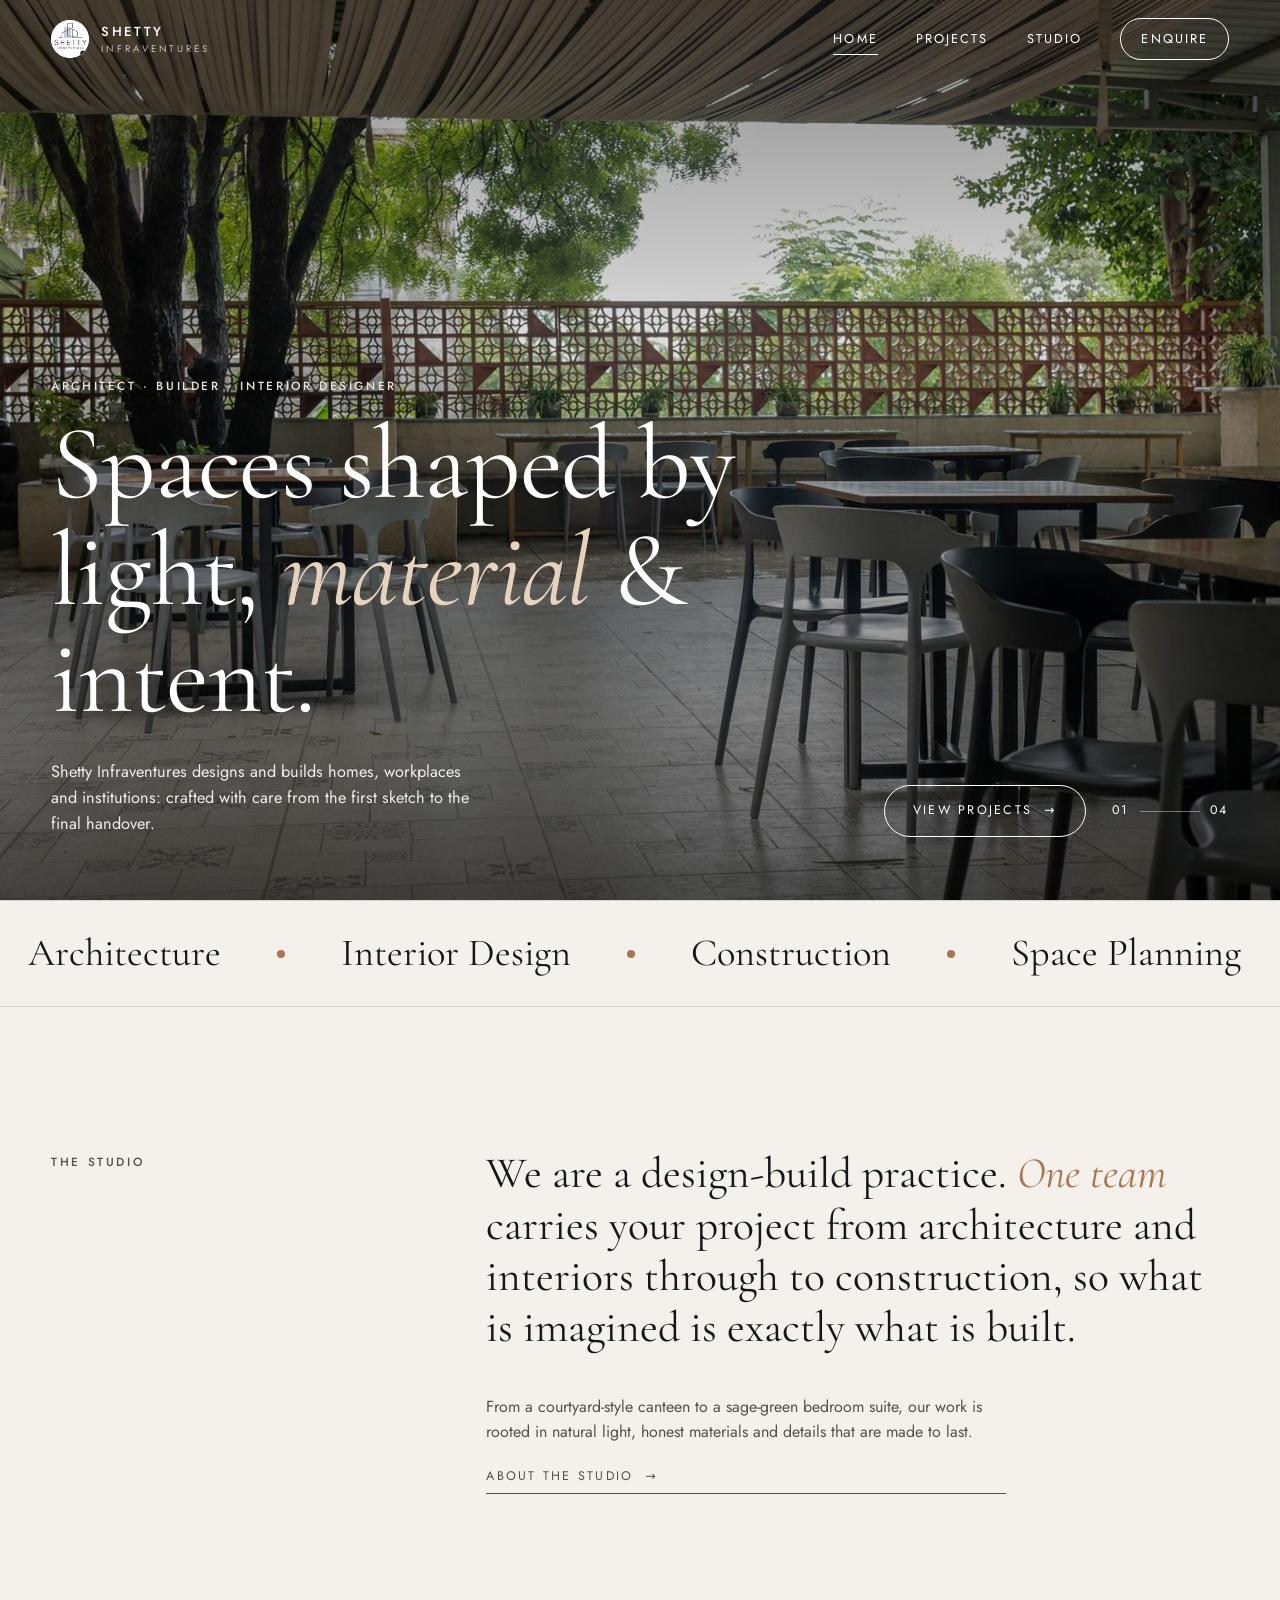
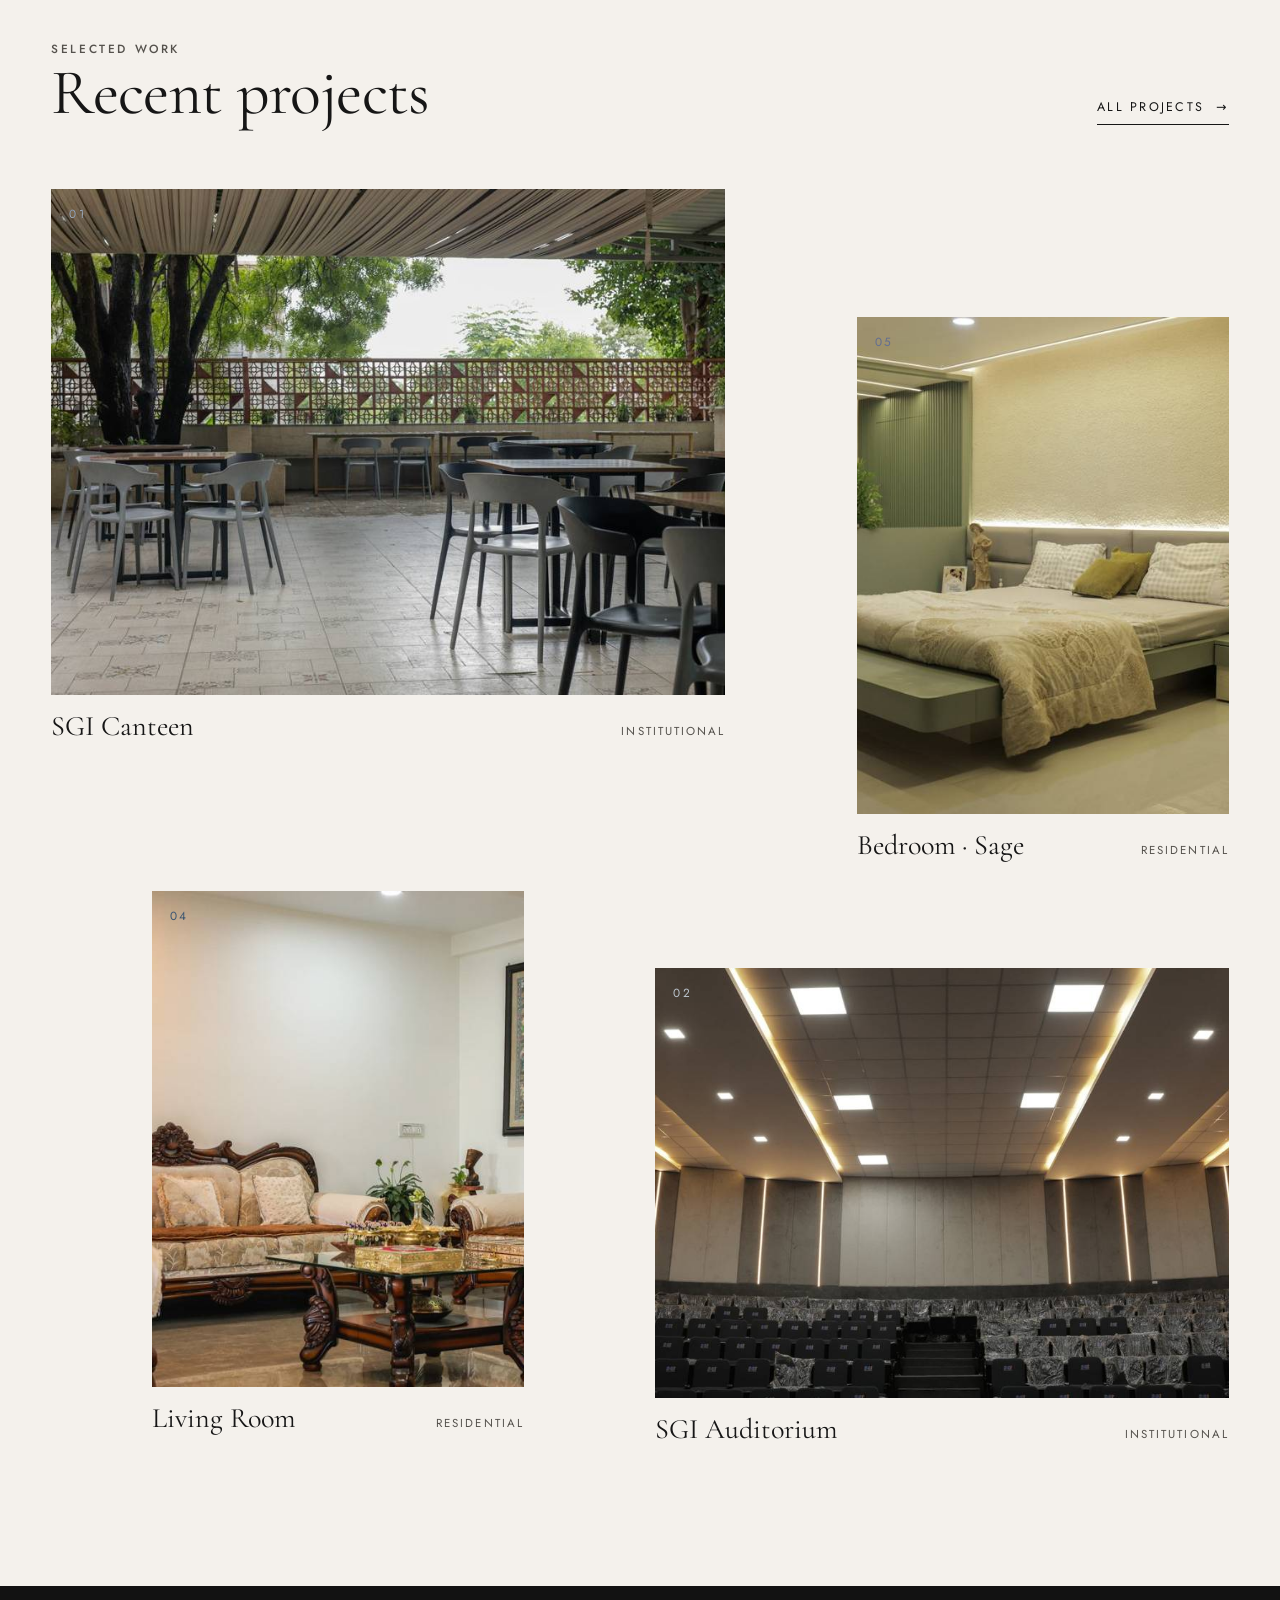
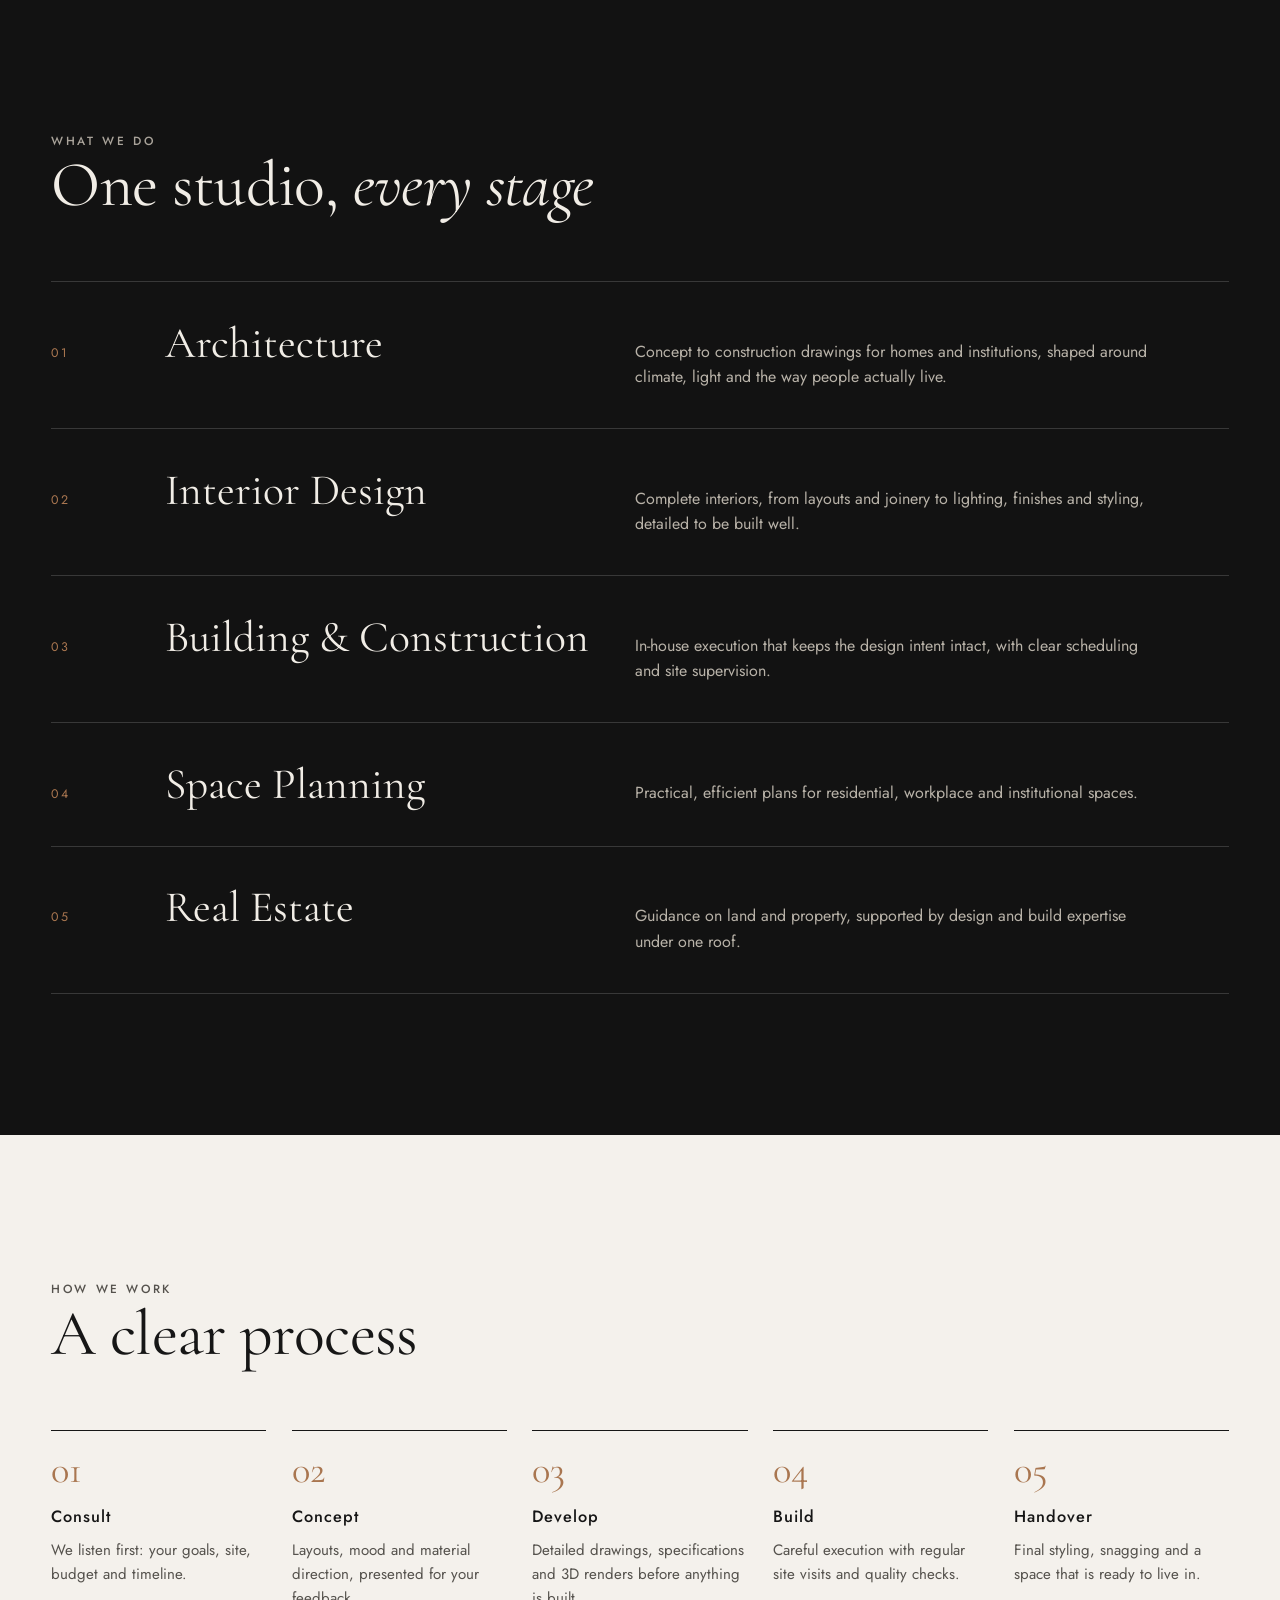
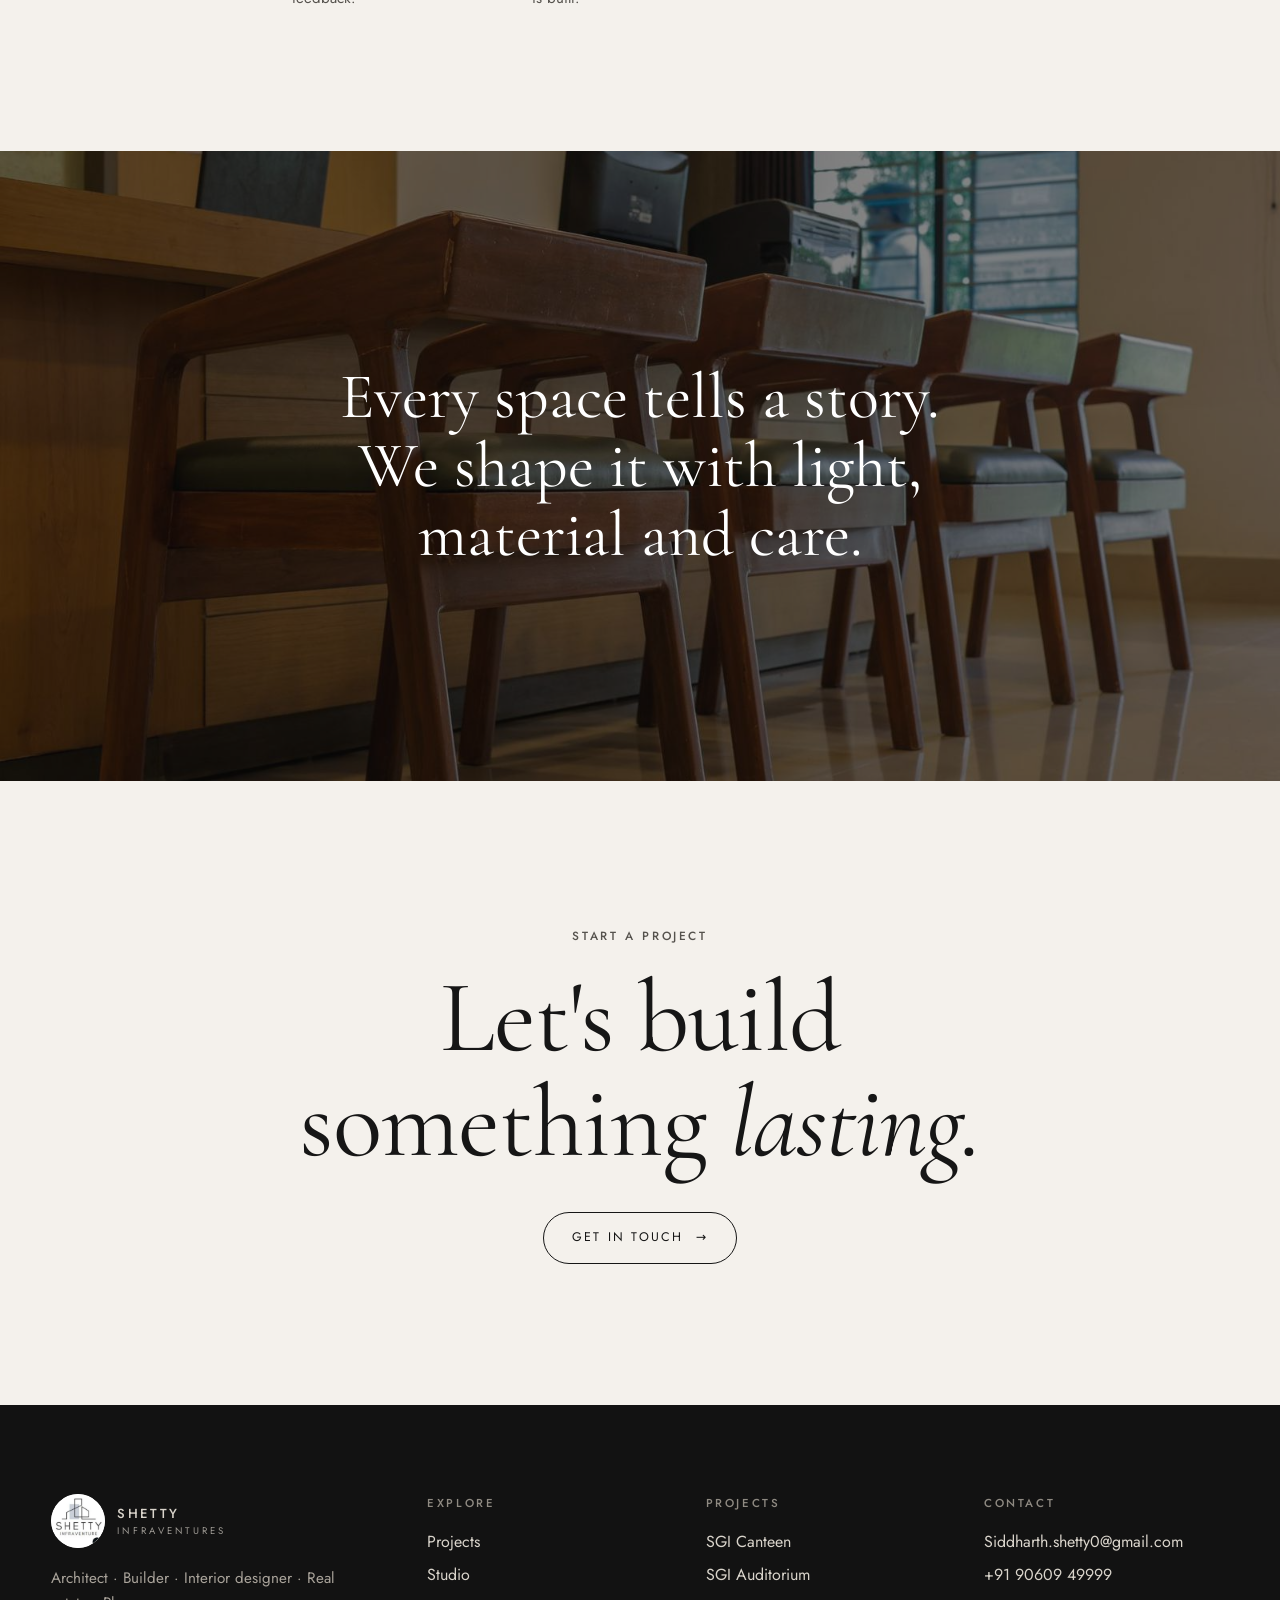
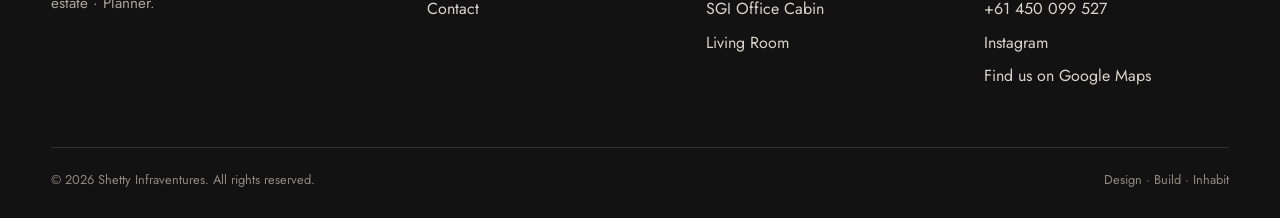
<file: index.html>
<!doctype html>
<html lang="en">
<head>
<meta charset="utf-8">
<meta name="viewport" content="width=device-width,initial-scale=1">
<title>Shetty Infraventures — Architecture, Interiors &amp; Construction</title>
<meta name="description" content="Shetty Infraventures is a design-build studio: architect, builder, interior designer, planner and real estate. Explore our residential and institutional projects.">
<meta property="og:type" content="website">
<meta property="og:title" content="Shetty Infraventures — Architecture, Interiors &amp; Construction">
<meta property="og:description" content="Shetty Infraventures is a design-build studio: architect, builder, interior designer, planner and real estate. Explore our residential and institutional projects.">
<meta property="og:image" content="images/canteen-05.jpg">
<meta name="theme-color" content="#f4f1ec">
<link rel="icon" type="image/png" href="images/favicon.png">
<link rel="apple-touch-icon" href="images/apple-touch-icon.png">
<link rel="preconnect" href="https://fonts.googleapis.com">
<link rel="preconnect" href="https://fonts.gstatic.com" crossorigin>
<link href="https://fonts.googleapis.com/css2?family=Cormorant+Garamond:ital,wght@0,400;0,500;1,400&family=Jost:wght@400;500&display=swap" rel="stylesheet">
<link rel="stylesheet" href="css/style.css">
</head>
<script type="application/ld+json">{"@context":"https://schema.org","@type":"HomeAndConstructionBusiness","name":"Shetty Infraventures","description":"Architecture, interior design, construction, planning and real estate.","email":"Siddharth.shetty0@gmail.com","telephone":"+919060949999"}</script><body>
<a class="skip" href="#main">Skip to content</a>
<header class="nav nav--over">
  <div class="wrap nav__in">
    <a class="brand" href="index.html" aria-label="Shetty Infraventures home"><img src="images/logo.png" alt="" width="38" height="38"><span>Shetty<small>Infraventures</small></span></a>
    <nav class="nav__links" aria-label="Main">
      <a href="index.html" aria-current="page">Home</a>
      <a href="projects.html">Projects</a>
      <a href="about.html">Studio</a>
      <a class="nav__cta" href="contact.html">Enquire</a>
    </nav>
    <button class="burger" aria-label="Menu" aria-expanded="false"><span></span><span></span></button>
  </div>
</header>
<main id="main">
<section class="hero" style="padding:0">
  <div class="hero__slide on"><img src="images/canteen-05.jpg" alt="" fetchpriority=high></div><div class="hero__slide"><img src="images/sid-bedroom-03.jpg" alt="" loading=lazy></div><div class="hero__slide"><img src="images/auditorium-02.jpg" alt="" loading=lazy></div><div class="hero__slide"><img src="images/living-room-03.jpg" alt="" loading=lazy></div>
  <div class="hero__body"><div class="wrap">
    <span class="eyebrow" style="color:#e9e2d6">Architect · Builder · Interior Designer</span>
    <h1 class="display">Spaces shaped by light, <em>material</em> &amp; intent.</h1>
    <div class="hero__row">
      <p>Shetty Infraventures designs and builds homes, workplaces and institutions: crafted with care from the first sketch to the final handover.</p>
      <div style="display:flex;gap:26px;align-items:center;flex-wrap:wrap">
        <a class="btn btn--light" href="projects.html">View projects <span class="arrow">→</span></a>
        <div class="hero__count"><span class="hero__cur">01</span><i></i><span>04</span></div>
      </div>
    </div>
  </div></div>
</section>

<div class="marquee" aria-hidden="true"><div class="marquee__t"><span>Architecture</span><span>Interior Design</span><span>Construction</span><span>Space Planning</span><span>Real Estate</span><span>Architecture</span><span>Interior Design</span><span>Construction</span><span>Space Planning</span><span>Real Estate</span><span>Architecture</span><span>Interior Design</span><span>Construction</span><span>Space Planning</span><span>Real Estate</span><span>Architecture</span><span>Interior Design</span><span>Construction</span><span>Space Planning</span><span>Real Estate</span></div></div>

<section><div class="wrap intro">
  <div class="rv"><span class="eyebrow">The studio</span></div>
  <div class="rv d1">
    <p class="lead">We are a design-build practice. <em>One team</em> carries your project from architecture and interiors through to construction, so what is imagined is exactly what is built.</p>
    <div class="meta"><p>From a courtyard-style canteen to a sage-green bedroom suite, our work is rooted in natural light, honest materials and details that are made to last.</p>
    <a class="link" href="about.html">About the studio <span class="arrow">→</span></a></div>
  </div>
</div></section>

<section style="padding-top:0"><div class="wrap">
  <div class="sec-head"><div class="rv"><span class="eyebrow">Selected work</span><h2 class="display">Recent projects</h2></div>
  <a class="link rv" href="projects.html">All projects <span class="arrow">→</span></a></div>
  <div class="works"><a class="card w1 rv" href="projects/sgi-canteen.html" data-cat="Institutional">
  <div class="card__img"><span class="card__no">01</span><img src="images/thumbs/canteen-05.jpg" alt="SGI Canteen by Shetty Infraventures" loading="lazy" sizes="(max-width:760px) 100vw, 50vw"></div>
  <div class="card__cap"><h3>SGI Canteen</h3><span>Institutional</span></div>
</a><a class="card w2 rv" href="projects/bedroom-sage.html" data-cat="Residential">
  <div class="card__img"><span class="card__no">05</span><img src="images/thumbs/sid-bedroom-03.jpg" alt="Bedroom · Sage by Shetty Infraventures" loading="lazy" sizes="(max-width:760px) 100vw, 50vw"></div>
  <div class="card__cap"><h3>Bedroom · Sage</h3><span>Residential</span></div>
</a><a class="card w3 rv" href="projects/living-room.html" data-cat="Residential">
  <div class="card__img"><span class="card__no">04</span><img src="images/thumbs/living-room-03.jpg" alt="Living Room by Shetty Infraventures" loading="lazy" sizes="(max-width:760px) 100vw, 50vw"></div>
  <div class="card__cap"><h3>Living Room</h3><span>Residential</span></div>
</a><a class="card w4 rv" href="projects/sgi-auditorium.html" data-cat="Institutional">
  <div class="card__img"><span class="card__no">02</span><img src="images/thumbs/auditorium-02.jpg" alt="SGI Auditorium by Shetty Infraventures" loading="lazy" sizes="(max-width:760px) 100vw, 50vw"></div>
  <div class="card__cap"><h3>SGI Auditorium</h3><span>Institutional</span></div>
</a></div>
</div></section>

<section class="services"><div class="wrap">
  <div class="sec-head"><div class="rv"><span class="eyebrow">What we do</span><h2 class="display">One studio, <em>every stage</em></h2></div></div>
  <div class="svc rv"><span class="svc__n">01</span><h3>Architecture</h3><p>Concept to construction drawings for homes and institutions, shaped around climate, light and the way people actually live.</p></div><div class="svc rv"><span class="svc__n">02</span><h3>Interior Design</h3><p>Complete interiors, from layouts and joinery to lighting, finishes and styling, detailed to be built well.</p></div><div class="svc rv"><span class="svc__n">03</span><h3>Building &amp; Construction</h3><p>In-house execution that keeps the design intent intact, with clear scheduling and site supervision.</p></div><div class="svc rv"><span class="svc__n">04</span><h3>Space Planning</h3><p>Practical, efficient plans for residential, workplace and institutional spaces.</p></div><div class="svc rv"><span class="svc__n">05</span><h3>Real Estate</h3><p>Guidance on land and property, supported by design and build expertise under one roof.</p></div>
</div></section>

<section><div class="wrap">
  <div class="sec-head"><div class="rv"><span class="eyebrow">How we work</span><h2 class="display">A clear process</h2></div></div>
  <div class="steps"><div class="step rv d1"><b>01</b><h3>Consult</h3><p>We listen first: your goals, site, budget and timeline.</p></div><div class="step rv d2"><b>02</b><h3>Concept</h3><p>Layouts, mood and material direction, presented for your feedback.</p></div><div class="step rv d3"><b>03</b><h3>Develop</h3><p>Detailed drawings, specifications and 3D renders before anything is built.</p></div><div class="step rv d3"><b>04</b><h3>Build</h3><p>Careful execution with regular site visits and quality checks.</p></div><div class="step rv d3"><b>05</b><h3>Handover</h3><p>Final styling, snagging and a space that is ready to live in.</p></div></div>
</div></section>

<div class="band"><img src="images/office-cabin-06.jpg" alt="" loading="lazy">
  <blockquote class="rv">Every space tells a story. We shape it with light, material and care.</blockquote></div>

<section class="cta"><div class="wrap rv">
  <span class="eyebrow">Start a project</span>
  <h2 class="display"><a href="contact.html">Let's build<br>something <em>lasting.</em></a></h2>
  <a class="btn" href="contact.html">Get in touch <span class="arrow">→</span></a>
</div></section>

</main>
<footer class="footer">
  <div class="wrap">
    <div class="footer__grid">
      <div>
        <a class="brand" href="index.html"><img src="images/logo.png" alt="" width="54" height="54"><span>Shetty<small>Infraventures</small></span></a>
        <p class="about">Architect · Builder · Interior designer · Real estate · Planner.</p>
      </div>
      <div><h4>Explore</h4><ul><li><a href="projects.html">Projects</a></li><li><a href="about.html">Studio</a></li><li><a href="contact.html">Contact</a></li></ul></div>
      <div><h4>Projects</h4><ul><li><a href="projects/sgi-canteen.html">SGI Canteen</a></li><li><a href="projects/sgi-auditorium.html">SGI Auditorium</a></li><li><a href="projects/sgi-office-cabin.html">SGI Office Cabin</a></li><li><a href="projects/living-room.html">Living Room</a></li></ul></div>
      <div><h4>Contact</h4><ul><li><a href="mailto:Siddharth.shetty0@gmail.com">Siddharth.shetty0@gmail.com</a></li><li><a href="tel:+919060949999">+91 90609 49999</a></li><li><a href="tel:+61450099527">+61 450 099 527</a></li><li><a href="https://www.instagram.com/shettyinfraventures/" target="_blank" rel="noopener">Instagram</a></li><li><a href="https://maps.app.goo.gl/HRz9M48eS24KtbBNA" target="_blank" rel="noopener">Find us on Google Maps</a></li></ul></div>
    </div>
    <div class="footer__base"><span>© 2026 Shetty Infraventures. All rights reserved.</span><span>Design · Build · Inhabit</span></div>
  </div>
</footer>
<script src="js/main.js"></script>
</body>
</html>
</file>
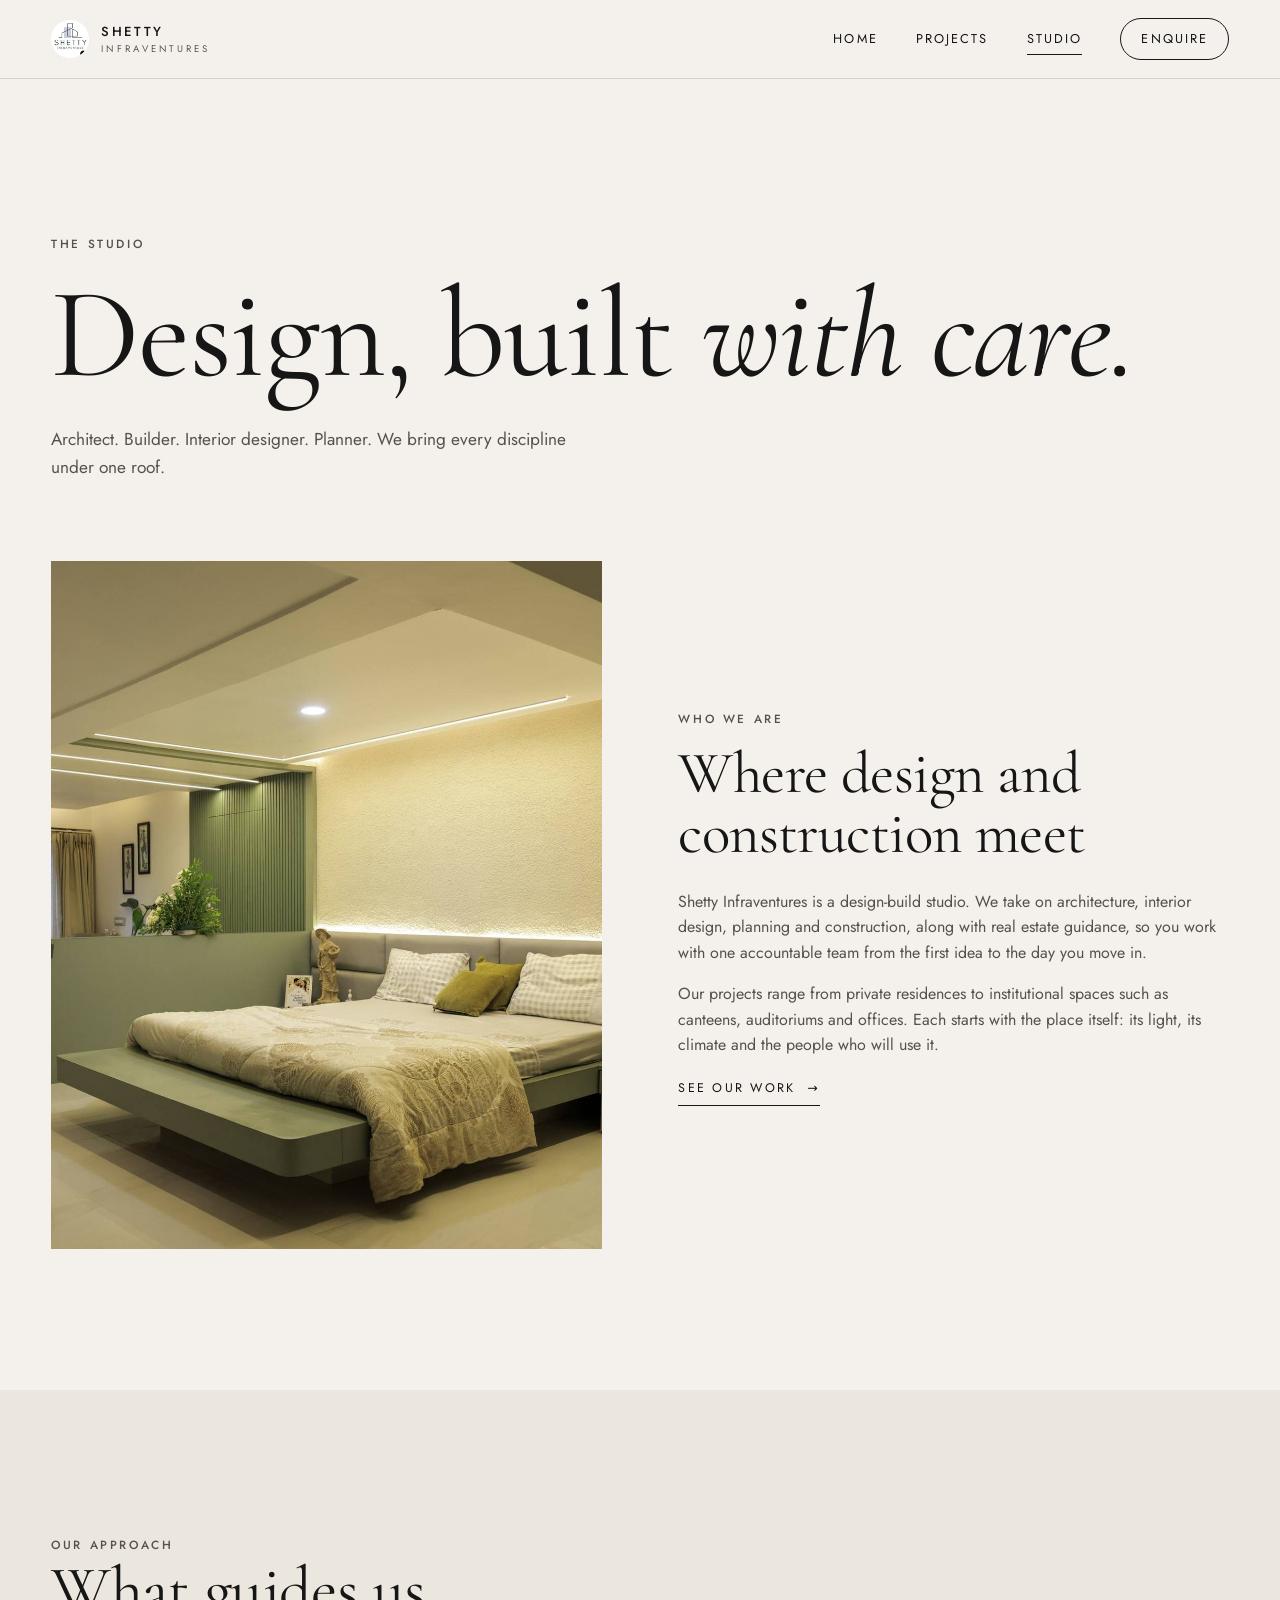
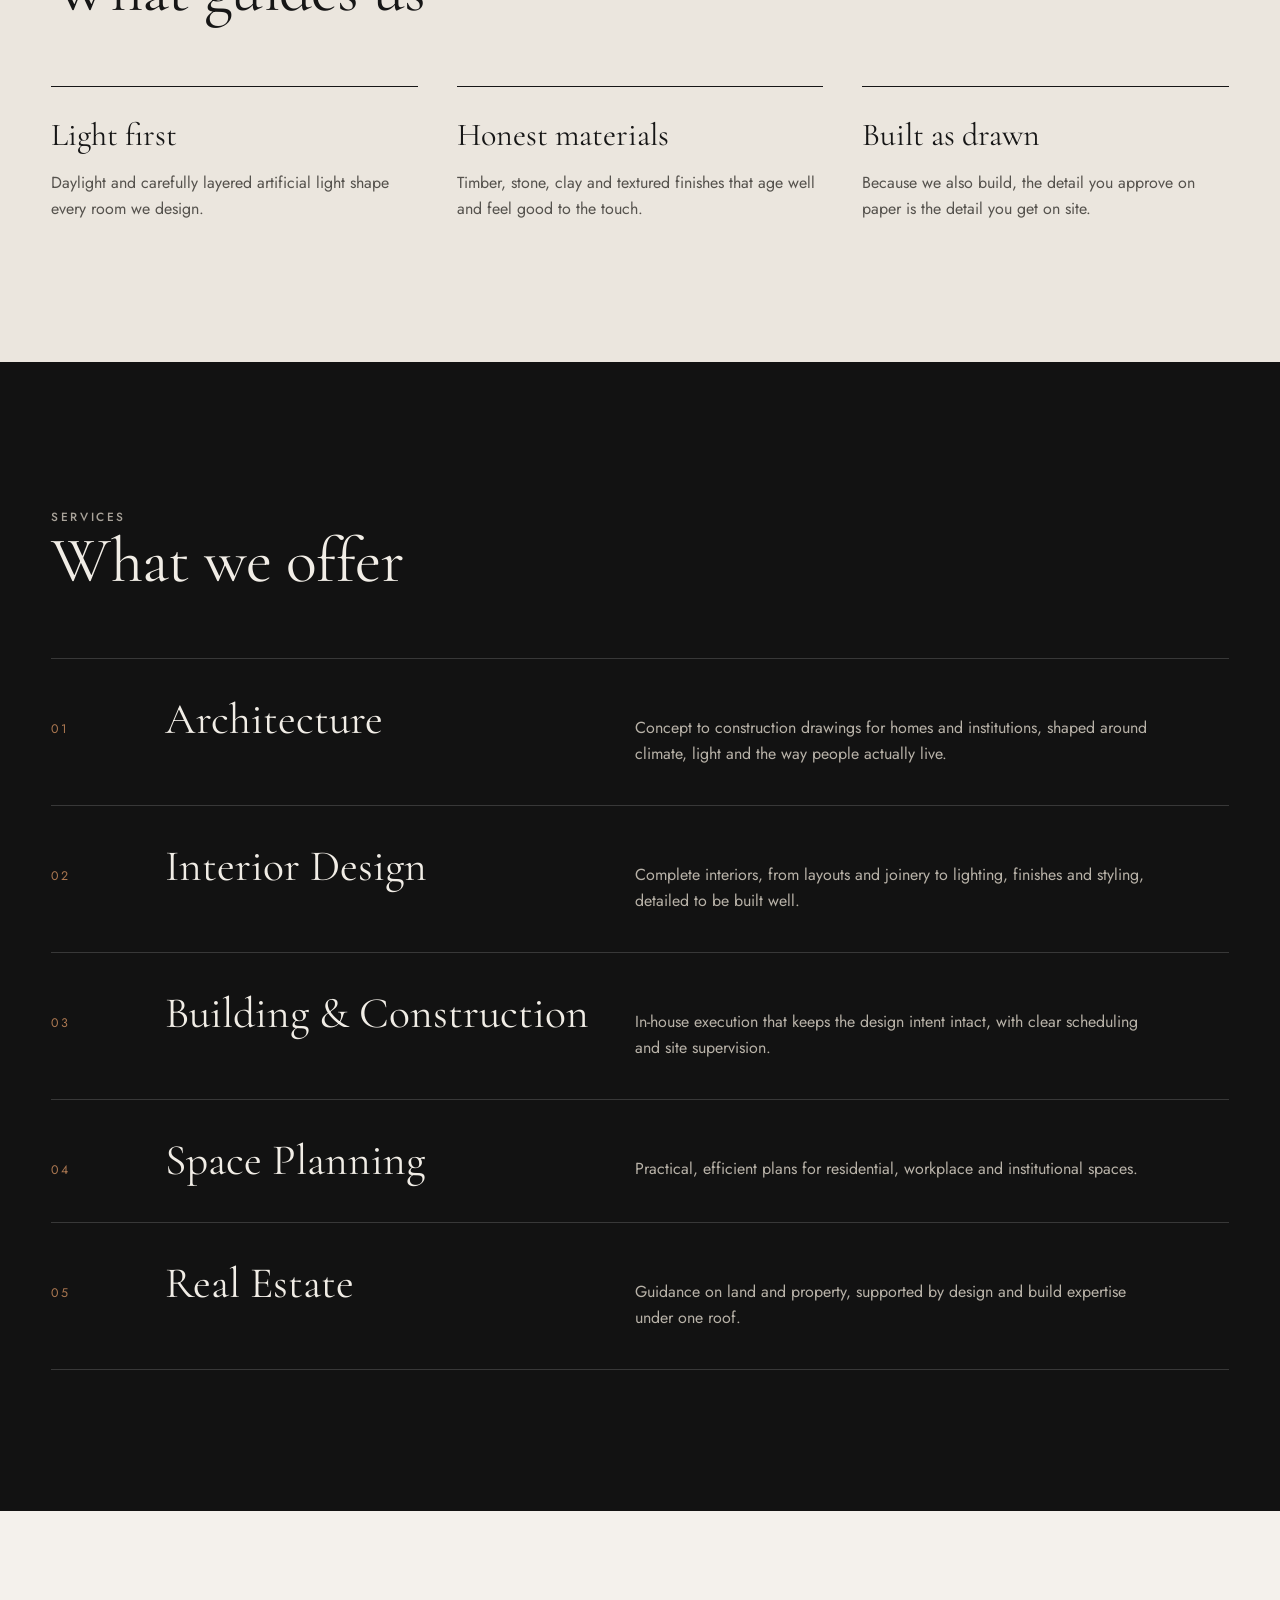
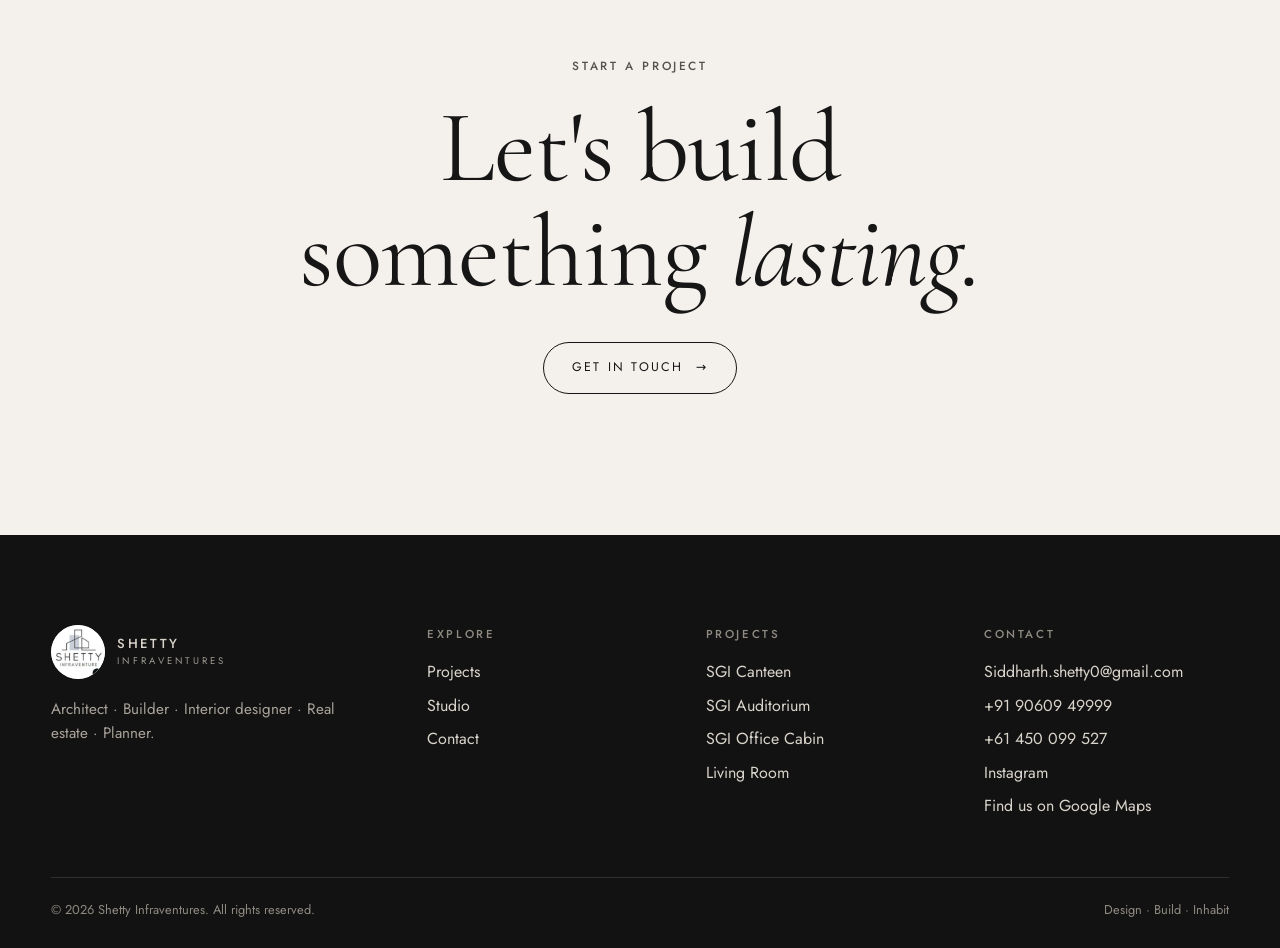
<file: about.html>
<!doctype html>
<html lang="en">
<head>
<meta charset="utf-8">
<meta name="viewport" content="width=device-width,initial-scale=1">
<title>The Studio — Shetty Infraventures</title>
<meta name="description" content="Shetty Infraventures is a design-build studio covering architecture, interior design, construction, planning and real estate.">
<meta property="og:type" content="website">
<meta property="og:title" content="The Studio — Shetty Infraventures">
<meta property="og:description" content="Shetty Infraventures is a design-build studio covering architecture, interior design, construction, planning and real estate.">
<meta property="og:image" content="images/canteen-05.jpg">
<meta name="theme-color" content="#f4f1ec">
<link rel="icon" type="image/png" href="images/favicon.png">
<link rel="apple-touch-icon" href="images/apple-touch-icon.png">
<link rel="preconnect" href="https://fonts.googleapis.com">
<link rel="preconnect" href="https://fonts.gstatic.com" crossorigin>
<link href="https://fonts.googleapis.com/css2?family=Cormorant+Garamond:ital,wght@0,400;0,500;1,400&family=Jost:wght@400;500&display=swap" rel="stylesheet">
<link rel="stylesheet" href="css/style.css">
</head>
<body>
<a class="skip" href="#main">Skip to content</a>
<header class="nav nav--solid">
  <div class="wrap nav__in">
    <a class="brand" href="index.html" aria-label="Shetty Infraventures home"><img src="images/logo.png" alt="" width="38" height="38"><span>Shetty<small>Infraventures</small></span></a>
    <nav class="nav__links" aria-label="Main">
      <a href="index.html">Home</a>
      <a href="projects.html">Projects</a>
      <a href="about.html" aria-current="page">Studio</a>
      <a class="nav__cta" href="contact.html">Enquire</a>
    </nav>
    <button class="burger" aria-label="Menu" aria-expanded="false"><span></span><span></span></button>
  </div>
</header>
<main id="main">
<section class="phead"><div class="wrap rv">
  <span class="eyebrow">The studio</span>
  <h1 class="display">Design, built <em>with care.</em></h1>
  <p>Architect. Builder. Interior designer. Planner. We bring every discipline under one roof.</p>
</div></section>
<section style="padding-top:20px"><div class="wrap split">
  <div class="rv"><img src="images/sid-bedroom-05.jpg" alt="Interior detail by Shetty Infraventures" loading="lazy"></div>
  <div class="rv d1"><span class="eyebrow">Who we are</span><h2 class="display">Where design and construction meet</h2>
    <p>Shetty Infraventures is a design-build studio. We take on architecture, interior design, planning and construction, along with real estate guidance, so you work with one accountable team from the first idea to the day you move in.</p>
    <p>Our projects range from private residences to institutional spaces such as canteens, auditoriums and offices. Each starts with the place itself: its light, its climate and the people who will use it.</p>
    <a class="link" href="projects.html">See our work <span class="arrow">→</span></a></div>
</div></section>
<section style="background:var(--bg-2)"><div class="wrap">
  <div class="sec-head"><div class="rv"><span class="eyebrow">Our approach</span><h2 class="display">What guides us</h2></div></div>
  <div class="values">
    <div class="value rv"><h3>Light first</h3><p>Daylight and carefully layered artificial light shape every room we design.</p></div>
    <div class="value rv d1"><h3>Honest materials</h3><p>Timber, stone, clay and textured finishes that age well and feel good to the touch.</p></div>
    <div class="value rv d2"><h3>Built as drawn</h3><p>Because we also build, the detail you approve on paper is the detail you get on site.</p></div>
  </div>
</div></section>
<section class="services"><div class="wrap">
  <div class="sec-head"><div class="rv"><span class="eyebrow">Services</span><h2 class="display">What we offer</h2></div></div>
  <div class="svc rv"><span class="svc__n">01</span><h3>Architecture</h3><p>Concept to construction drawings for homes and institutions, shaped around climate, light and the way people actually live.</p></div><div class="svc rv"><span class="svc__n">02</span><h3>Interior Design</h3><p>Complete interiors, from layouts and joinery to lighting, finishes and styling, detailed to be built well.</p></div><div class="svc rv"><span class="svc__n">03</span><h3>Building &amp; Construction</h3><p>In-house execution that keeps the design intent intact, with clear scheduling and site supervision.</p></div><div class="svc rv"><span class="svc__n">04</span><h3>Space Planning</h3><p>Practical, efficient plans for residential, workplace and institutional spaces.</p></div><div class="svc rv"><span class="svc__n">05</span><h3>Real Estate</h3><p>Guidance on land and property, supported by design and build expertise under one roof.</p></div>
</div></section>
<section class="cta"><div class="wrap rv">
  <span class="eyebrow">Start a project</span>
  <h2 class="display"><a href="contact.html">Let's build<br>something <em>lasting.</em></a></h2>
  <a class="btn" href="contact.html">Get in touch <span class="arrow">→</span></a>
</div></section>

</main>
<footer class="footer">
  <div class="wrap">
    <div class="footer__grid">
      <div>
        <a class="brand" href="index.html"><img src="images/logo.png" alt="" width="54" height="54"><span>Shetty<small>Infraventures</small></span></a>
        <p class="about">Architect · Builder · Interior designer · Real estate · Planner.</p>
      </div>
      <div><h4>Explore</h4><ul><li><a href="projects.html">Projects</a></li><li><a href="about.html">Studio</a></li><li><a href="contact.html">Contact</a></li></ul></div>
      <div><h4>Projects</h4><ul><li><a href="projects/sgi-canteen.html">SGI Canteen</a></li><li><a href="projects/sgi-auditorium.html">SGI Auditorium</a></li><li><a href="projects/sgi-office-cabin.html">SGI Office Cabin</a></li><li><a href="projects/living-room.html">Living Room</a></li></ul></div>
      <div><h4>Contact</h4><ul><li><a href="mailto:Siddharth.shetty0@gmail.com">Siddharth.shetty0@gmail.com</a></li><li><a href="tel:+919060949999">+91 90609 49999</a></li><li><a href="tel:+61450099527">+61 450 099 527</a></li><li><a href="https://www.instagram.com/shettyinfraventures/" target="_blank" rel="noopener">Instagram</a></li><li><a href="https://maps.app.goo.gl/HRz9M48eS24KtbBNA" target="_blank" rel="noopener">Find us on Google Maps</a></li></ul></div>
    </div>
    <div class="footer__base"><span>© 2026 Shetty Infraventures. All rights reserved.</span><span>Design · Build · Inhabit</span></div>
  </div>
</footer>
<script src="js/main.js"></script>
</body>
</html>
</file>
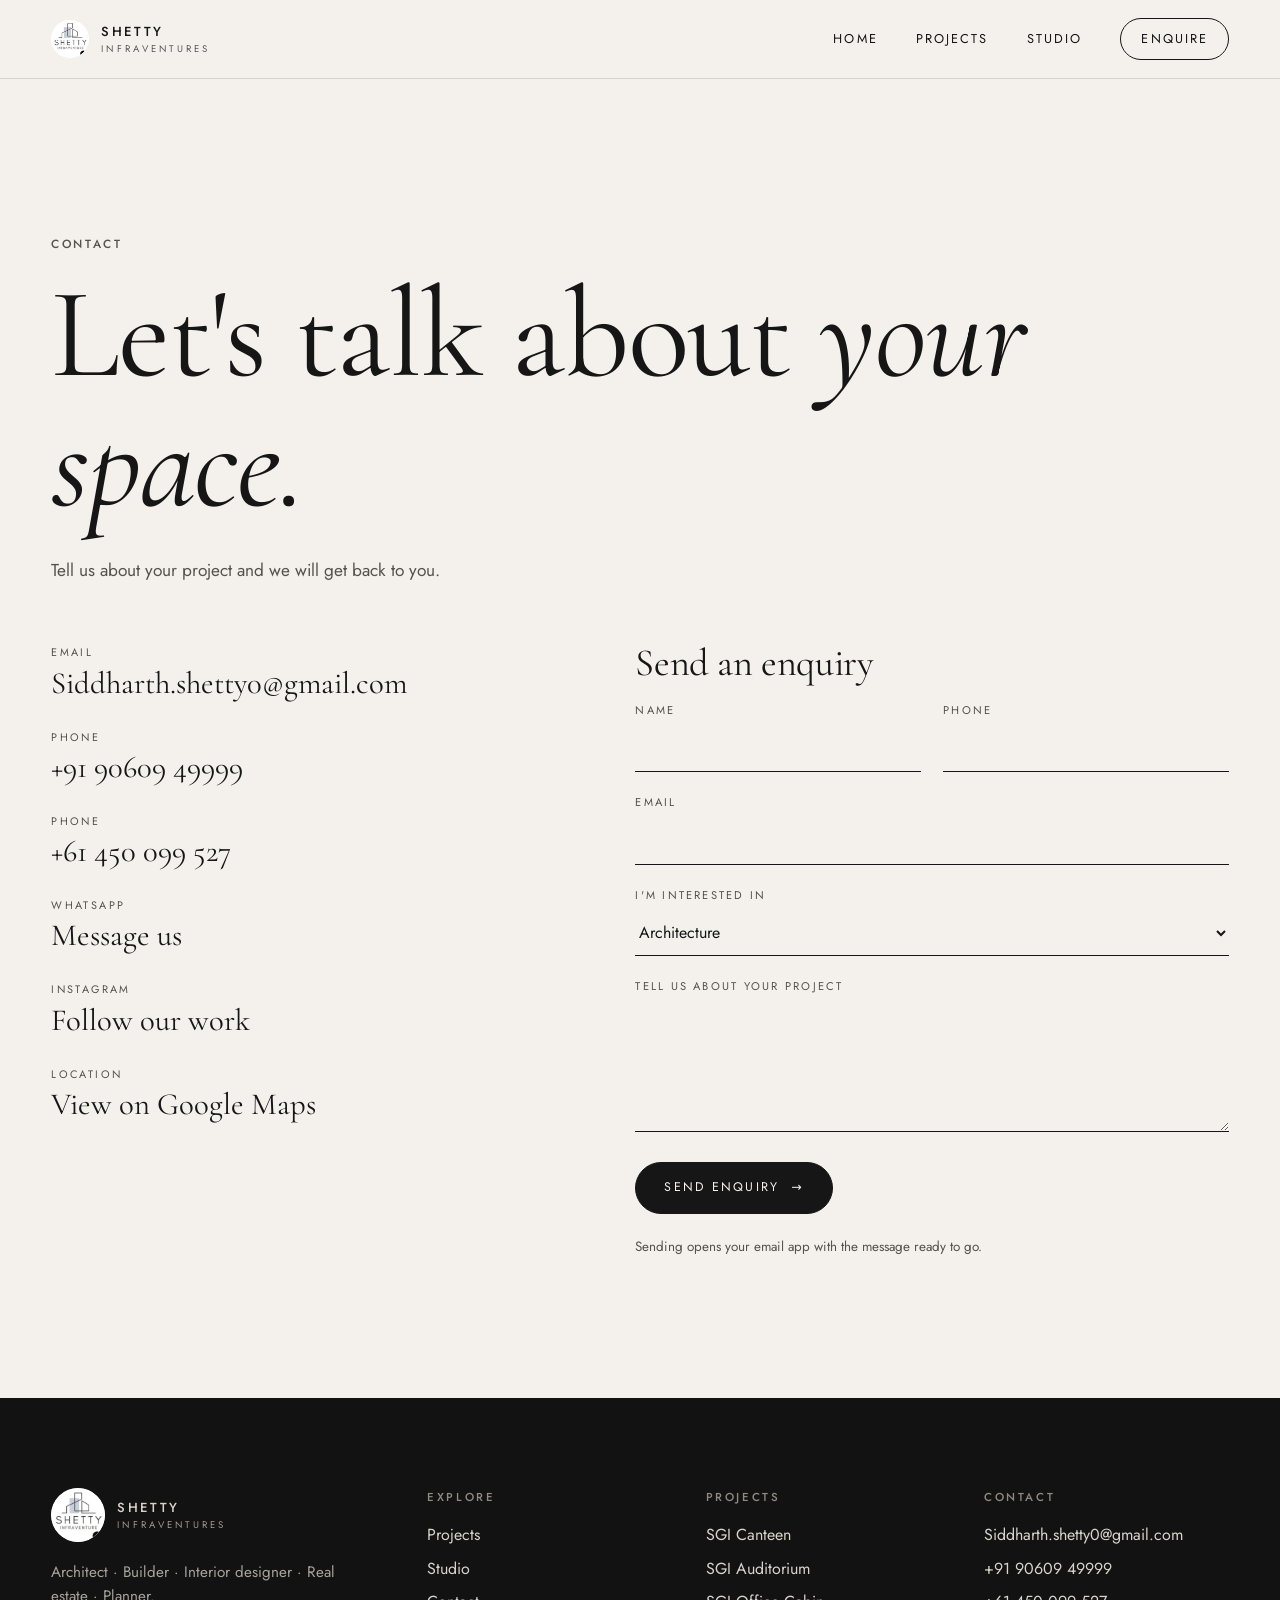
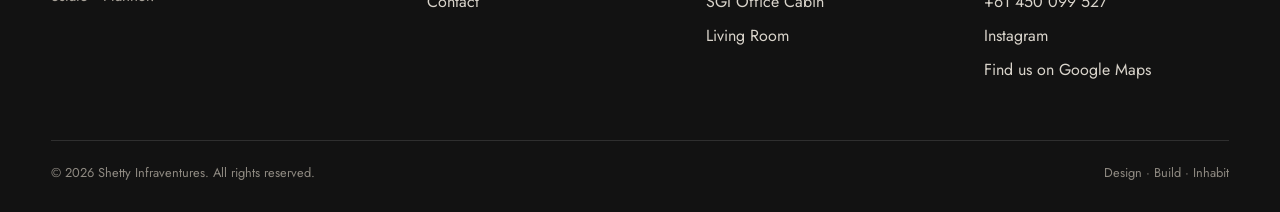
<file: contact.html>
<!doctype html>
<html lang="en">
<head>
<meta charset="utf-8">
<meta name="viewport" content="width=device-width,initial-scale=1">
<title>Contact — Shetty Infraventures</title>
<meta name="description" content="Get in touch with Shetty Infraventures to discuss your architecture, interior design or construction project.">
<meta property="og:type" content="website">
<meta property="og:title" content="Contact — Shetty Infraventures">
<meta property="og:description" content="Get in touch with Shetty Infraventures to discuss your architecture, interior design or construction project.">
<meta property="og:image" content="images/canteen-05.jpg">
<meta name="theme-color" content="#f4f1ec">
<link rel="icon" type="image/png" href="images/favicon.png">
<link rel="apple-touch-icon" href="images/apple-touch-icon.png">
<link rel="preconnect" href="https://fonts.googleapis.com">
<link rel="preconnect" href="https://fonts.gstatic.com" crossorigin>
<link href="https://fonts.googleapis.com/css2?family=Cormorant+Garamond:ital,wght@0,400;0,500;1,400&family=Jost:wght@400;500&display=swap" rel="stylesheet">
<link rel="stylesheet" href="css/style.css">
</head>
<body>
<a class="skip" href="#main">Skip to content</a>
<header class="nav nav--solid">
  <div class="wrap nav__in">
    <a class="brand" href="index.html" aria-label="Shetty Infraventures home"><img src="images/logo.png" alt="" width="38" height="38"><span>Shetty<small>Infraventures</small></span></a>
    <nav class="nav__links" aria-label="Main">
      <a href="index.html">Home</a>
      <a href="projects.html">Projects</a>
      <a href="about.html">Studio</a>
      <a class="nav__cta" href="contact.html" aria-current="page">Enquire</a>
    </nav>
    <button class="burger" aria-label="Menu" aria-expanded="false"><span></span><span></span></button>
  </div>
</header>
<main id="main">
<section class="phead" style="padding-bottom:30px"><div class="wrap rv">
  <span class="eyebrow">Contact</span>
  <h1 class="display">Let's talk about <em>your space.</em></h1>
  <p>Tell us about your project and we will get back to you.</p>
</div></section>
<section style="padding-top:30px"><div class="wrap contact">
  <div class="rv"><ul class="clist">
    <li><small>Email</small><a href="mailto:Siddharth.shetty0@gmail.com">Siddharth.shetty0@gmail.com</a></li>
    <li><small>Phone</small><a href="tel:+919060949999">+91 90609 49999</a></li><li><small>Phone</small><a href="tel:+61450099527">+61 450 099 527</a></li>
    <li><small>WhatsApp</small><a href="https://wa.me/919060949999" target="_blank" rel="noopener">Message us</a></li>
    <li><small>Instagram</small><a href="https://www.instagram.com/shettyinfraventures/" target="_blank" rel="noopener">Follow our work</a></li><li><small>Location</small><a href="https://maps.app.goo.gl/HRz9M48eS24KtbBNA" target="_blank" rel="noopener">View on Google Maps</a></li>
  </ul></div>
  <div class="rv d1">
    <h2 class="display">Send an enquiry</h2>
    <form id="enquiry" data-to="Siddharth.shetty0@gmail.com">
      <div class="row2"><div><label for="name">Name</label><input id="name" name="name" required autocomplete="name"></div>
      <div><label for="phone">Phone</label><input id="phone" name="phone" type="tel" autocomplete="tel"></div></div>
      <div><label for="email">Email</label><input id="email" name="email" type="email" required autocomplete="email"></div>
      <div><label for="type">I'm interested in</label>
        <select id="type" name="type"><option>Architecture</option><option>Interior design</option><option>Construction</option><option>Space planning</option><option>Real estate</option><option>Something else</option></select></div>
      <div><label for="message">Tell us about your project</label><textarea id="message" name="message" required></textarea></div>
      <div><button class="btn btn--fill" type="submit">Send enquiry <span class="arrow">→</span></button></div>
      <p class="note">Sending opens your email app with the message ready to go.</p>
    </form>
  </div>
</div></section>
</main>
<footer class="footer">
  <div class="wrap">
    <div class="footer__grid">
      <div>
        <a class="brand" href="index.html"><img src="images/logo.png" alt="" width="54" height="54"><span>Shetty<small>Infraventures</small></span></a>
        <p class="about">Architect · Builder · Interior designer · Real estate · Planner.</p>
      </div>
      <div><h4>Explore</h4><ul><li><a href="projects.html">Projects</a></li><li><a href="about.html">Studio</a></li><li><a href="contact.html">Contact</a></li></ul></div>
      <div><h4>Projects</h4><ul><li><a href="projects/sgi-canteen.html">SGI Canteen</a></li><li><a href="projects/sgi-auditorium.html">SGI Auditorium</a></li><li><a href="projects/sgi-office-cabin.html">SGI Office Cabin</a></li><li><a href="projects/living-room.html">Living Room</a></li></ul></div>
      <div><h4>Contact</h4><ul><li><a href="mailto:Siddharth.shetty0@gmail.com">Siddharth.shetty0@gmail.com</a></li><li><a href="tel:+919060949999">+91 90609 49999</a></li><li><a href="tel:+61450099527">+61 450 099 527</a></li><li><a href="https://www.instagram.com/shettyinfraventures/" target="_blank" rel="noopener">Instagram</a></li><li><a href="https://maps.app.goo.gl/HRz9M48eS24KtbBNA" target="_blank" rel="noopener">Find us on Google Maps</a></li></ul></div>
    </div>
    <div class="footer__base"><span>© 2026 Shetty Infraventures. All rights reserved.</span><span>Design · Build · Inhabit</span></div>
  </div>
</footer>
<script src="js/main.js"></script>
</body>
</html>
</file>
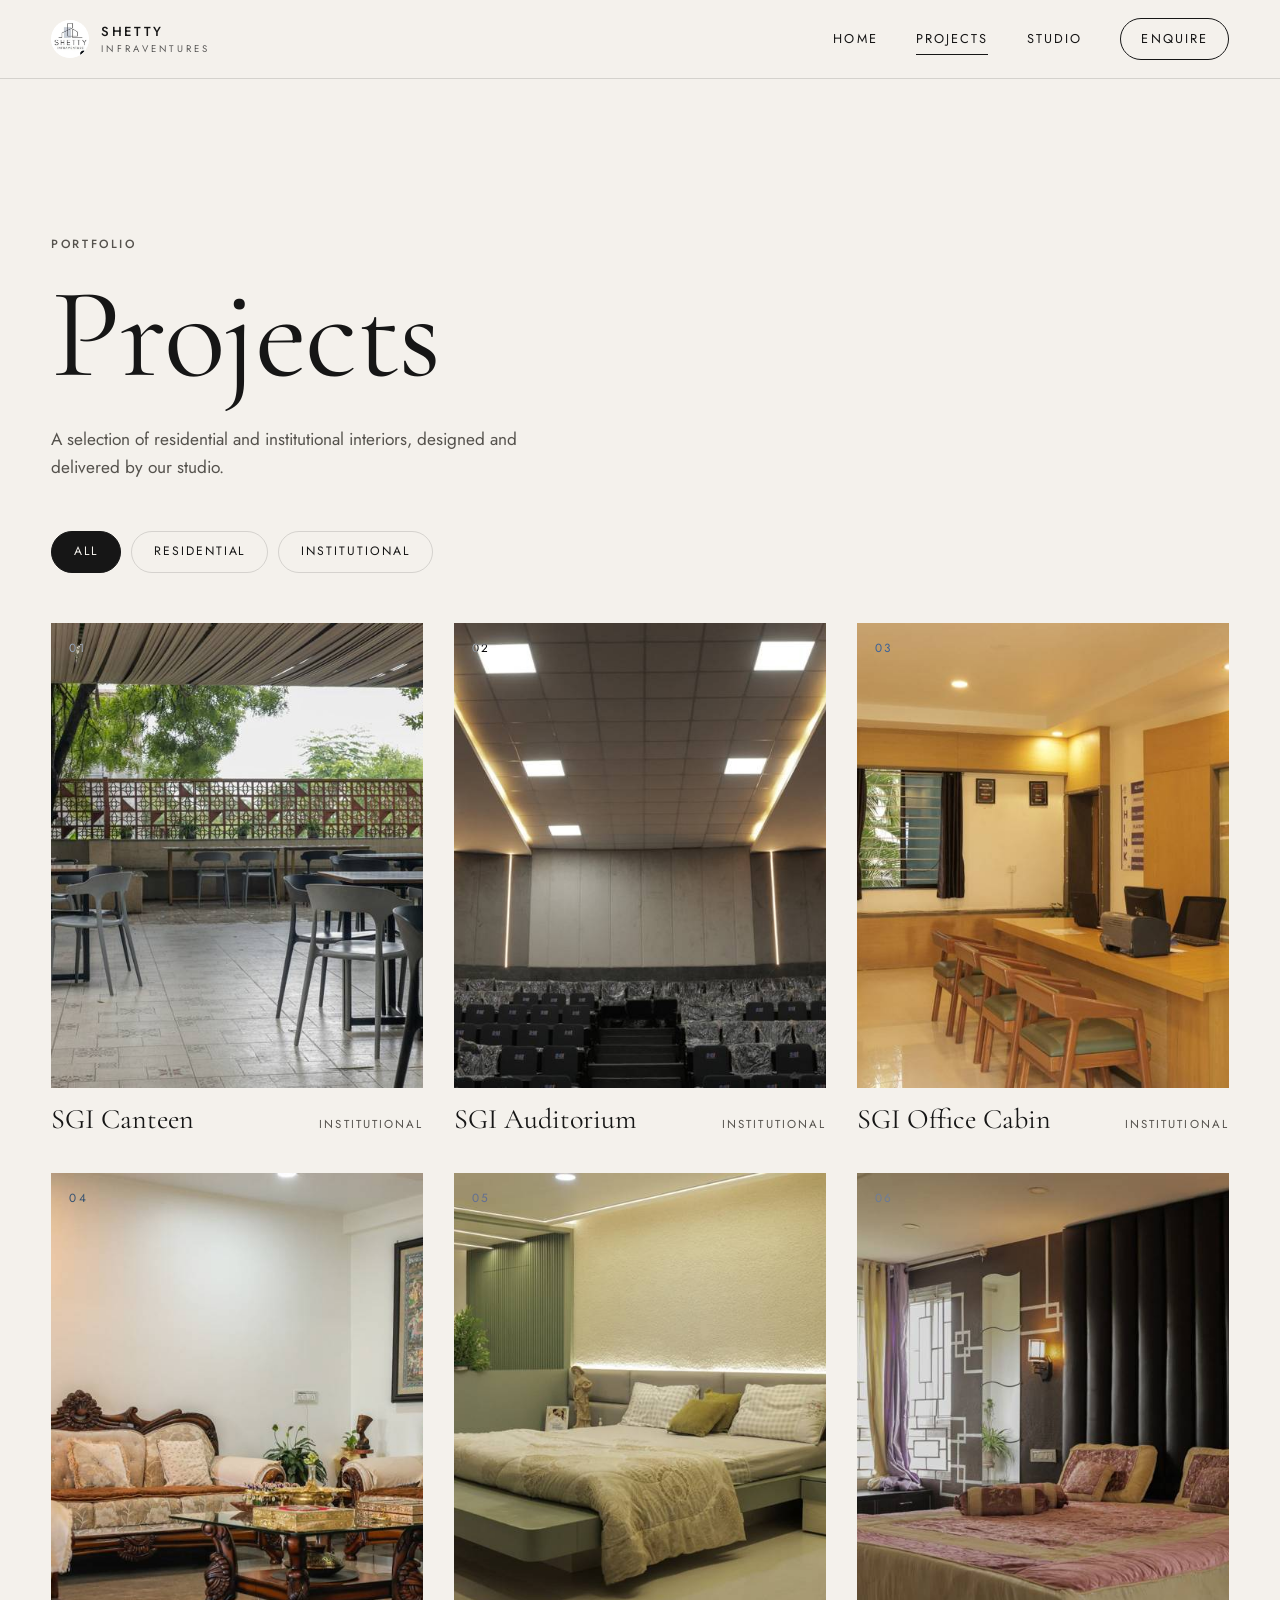
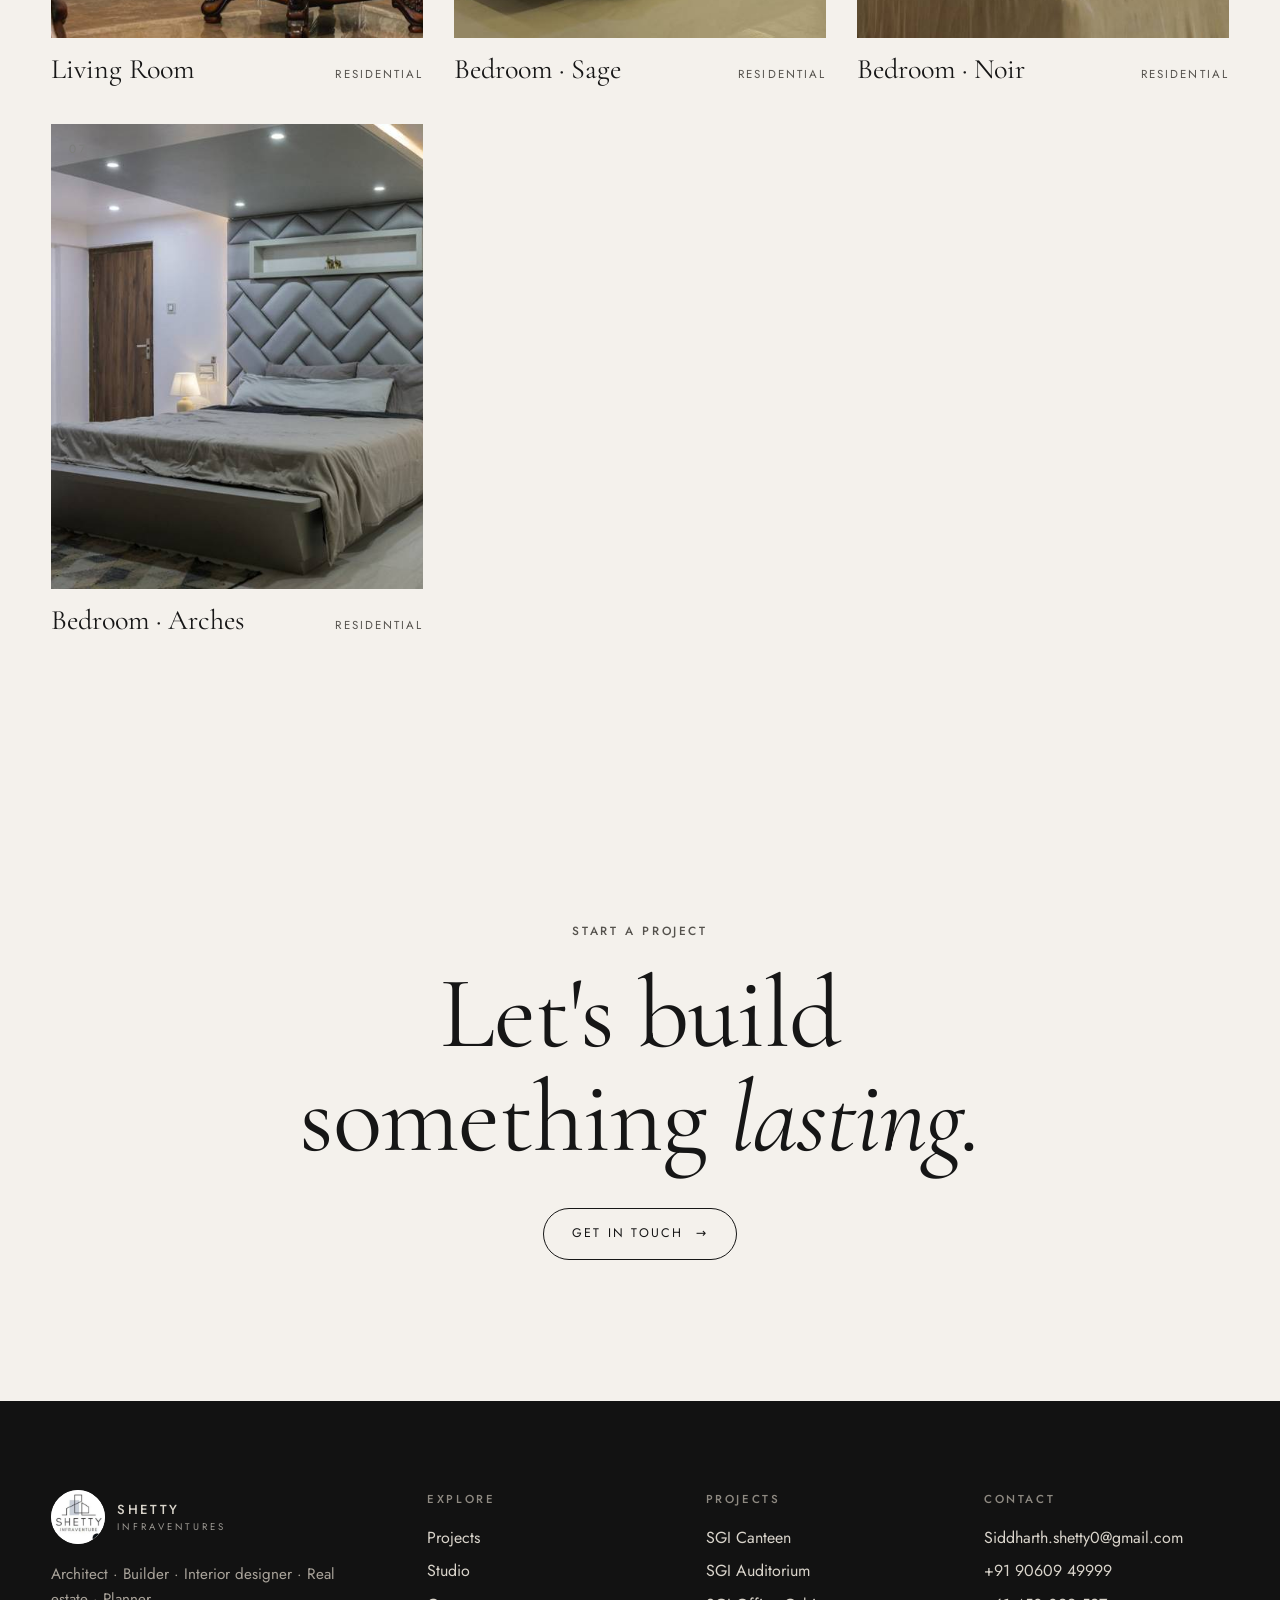
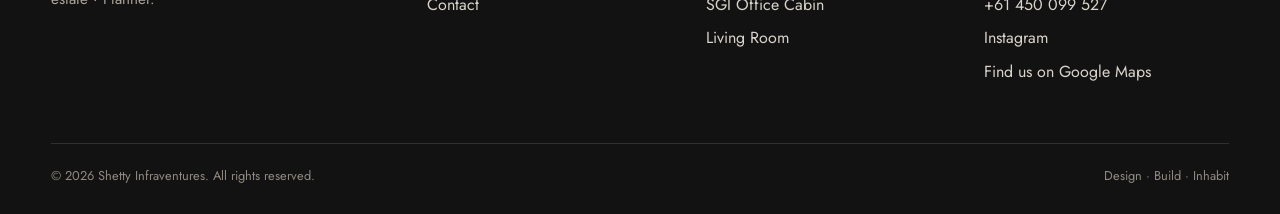
<file: projects.html>
<!doctype html>
<html lang="en">
<head>
<meta charset="utf-8">
<meta name="viewport" content="width=device-width,initial-scale=1">
<title>Projects — Shetty Infraventures</title>
<meta name="description" content="Residential and institutional interiors by Shetty Infraventures: canteen, auditorium, office, living room and bedroom designs.">
<meta property="og:type" content="website">
<meta property="og:title" content="Projects — Shetty Infraventures">
<meta property="og:description" content="Residential and institutional interiors by Shetty Infraventures: canteen, auditorium, office, living room and bedroom designs.">
<meta property="og:image" content="images/canteen-05.jpg">
<meta name="theme-color" content="#f4f1ec">
<link rel="icon" type="image/png" href="images/favicon.png">
<link rel="apple-touch-icon" href="images/apple-touch-icon.png">
<link rel="preconnect" href="https://fonts.googleapis.com">
<link rel="preconnect" href="https://fonts.gstatic.com" crossorigin>
<link href="https://fonts.googleapis.com/css2?family=Cormorant+Garamond:ital,wght@0,400;0,500;1,400&family=Jost:wght@400;500&display=swap" rel="stylesheet">
<link rel="stylesheet" href="css/style.css">
</head>
<body>
<a class="skip" href="#main">Skip to content</a>
<header class="nav nav--solid">
  <div class="wrap nav__in">
    <a class="brand" href="index.html" aria-label="Shetty Infraventures home"><img src="images/logo.png" alt="" width="38" height="38"><span>Shetty<small>Infraventures</small></span></a>
    <nav class="nav__links" aria-label="Main">
      <a href="index.html">Home</a>
      <a href="projects.html" aria-current="page">Projects</a>
      <a href="about.html">Studio</a>
      <a class="nav__cta" href="contact.html">Enquire</a>
    </nav>
    <button class="burger" aria-label="Menu" aria-expanded="false"><span></span><span></span></button>
  </div>
</header>
<main id="main">
<section class="phead" style="padding-bottom:20px"><div class="wrap rv">
  <span class="eyebrow">Portfolio</span>
  <h1 class="display">Projects</h1>
  <p>A selection of residential and institutional interiors, designed and delivered by our studio.</p>
</div></section>
<section style="padding-top:30px"><div class="wrap">
  <div class="filters" role="group" aria-label="Filter projects"><button class="on" data-f="all">All</button><button data-f="Residential">Residential</button><button data-f="Institutional">Institutional</button></div>
  <div class="pgrid"><a class="card  rv" href="projects/sgi-canteen.html" data-cat="Institutional">
  <div class="card__img"><span class="card__no">01</span><img src="images/thumbs/canteen-05.jpg" alt="SGI Canteen by Shetty Infraventures" loading="lazy" sizes="(max-width:560px) 100vw, (max-width:980px) 50vw, 33vw"></div>
  <div class="card__cap"><h3>SGI Canteen</h3><span>Institutional</span></div>
</a><a class="card  rv" href="projects/sgi-auditorium.html" data-cat="Institutional">
  <div class="card__img"><span class="card__no">02</span><img src="images/thumbs/auditorium-02.jpg" alt="SGI Auditorium by Shetty Infraventures" loading="lazy" sizes="(max-width:560px) 100vw, (max-width:980px) 50vw, 33vw"></div>
  <div class="card__cap"><h3>SGI Auditorium</h3><span>Institutional</span></div>
</a><a class="card  rv" href="projects/sgi-office-cabin.html" data-cat="Institutional">
  <div class="card__img"><span class="card__no">03</span><img src="images/thumbs/office-cabin-04.jpg" alt="SGI Office Cabin by Shetty Infraventures" loading="lazy" sizes="(max-width:560px) 100vw, (max-width:980px) 50vw, 33vw"></div>
  <div class="card__cap"><h3>SGI Office Cabin</h3><span>Institutional</span></div>
</a><a class="card  rv" href="projects/living-room.html" data-cat="Residential">
  <div class="card__img"><span class="card__no">04</span><img src="images/thumbs/living-room-03.jpg" alt="Living Room by Shetty Infraventures" loading="lazy" sizes="(max-width:560px) 100vw, (max-width:980px) 50vw, 33vw"></div>
  <div class="card__cap"><h3>Living Room</h3><span>Residential</span></div>
</a><a class="card  rv" href="projects/bedroom-sage.html" data-cat="Residential">
  <div class="card__img"><span class="card__no">05</span><img src="images/thumbs/sid-bedroom-03.jpg" alt="Bedroom · Sage by Shetty Infraventures" loading="lazy" sizes="(max-width:560px) 100vw, (max-width:980px) 50vw, 33vw"></div>
  <div class="card__cap"><h3>Bedroom · Sage</h3><span>Residential</span></div>
</a><a class="card  rv" href="projects/bedroom-noir.html" data-cat="Residential">
  <div class="card__img"><span class="card__no">06</span><img src="images/thumbs/bedroom-04.jpg" alt="Bedroom · Noir by Shetty Infraventures" loading="lazy" sizes="(max-width:560px) 100vw, (max-width:980px) 50vw, 33vw"></div>
  <div class="card__cap"><h3>Bedroom · Noir</h3><span>Residential</span></div>
</a><a class="card  rv" href="projects/bedroom-arches.html" data-cat="Residential">
  <div class="card__img"><span class="card__no">07</span><img src="images/thumbs/anirudh-bedroom-03.jpg" alt="Bedroom · Arches by Shetty Infraventures" loading="lazy" sizes="(max-width:560px) 100vw, (max-width:980px) 50vw, 33vw"></div>
  <div class="card__cap"><h3>Bedroom · Arches</h3><span>Residential</span></div>
</a></div>
</div></section>
<section class="cta"><div class="wrap rv">
  <span class="eyebrow">Start a project</span>
  <h2 class="display"><a href="contact.html">Let's build<br>something <em>lasting.</em></a></h2>
  <a class="btn" href="contact.html">Get in touch <span class="arrow">→</span></a>
</div></section>

</main>
<footer class="footer">
  <div class="wrap">
    <div class="footer__grid">
      <div>
        <a class="brand" href="index.html"><img src="images/logo.png" alt="" width="54" height="54"><span>Shetty<small>Infraventures</small></span></a>
        <p class="about">Architect · Builder · Interior designer · Real estate · Planner.</p>
      </div>
      <div><h4>Explore</h4><ul><li><a href="projects.html">Projects</a></li><li><a href="about.html">Studio</a></li><li><a href="contact.html">Contact</a></li></ul></div>
      <div><h4>Projects</h4><ul><li><a href="projects/sgi-canteen.html">SGI Canteen</a></li><li><a href="projects/sgi-auditorium.html">SGI Auditorium</a></li><li><a href="projects/sgi-office-cabin.html">SGI Office Cabin</a></li><li><a href="projects/living-room.html">Living Room</a></li></ul></div>
      <div><h4>Contact</h4><ul><li><a href="mailto:Siddharth.shetty0@gmail.com">Siddharth.shetty0@gmail.com</a></li><li><a href="tel:+919060949999">+91 90609 49999</a></li><li><a href="tel:+61450099527">+61 450 099 527</a></li><li><a href="https://www.instagram.com/shettyinfraventures/" target="_blank" rel="noopener">Instagram</a></li><li><a href="https://maps.app.goo.gl/HRz9M48eS24KtbBNA" target="_blank" rel="noopener">Find us on Google Maps</a></li></ul></div>
    </div>
    <div class="footer__base"><span>© 2026 Shetty Infraventures. All rights reserved.</span><span>Design · Build · Inhabit</span></div>
  </div>
</footer>
<script src="js/main.js"></script>
</body>
</html>
</file>
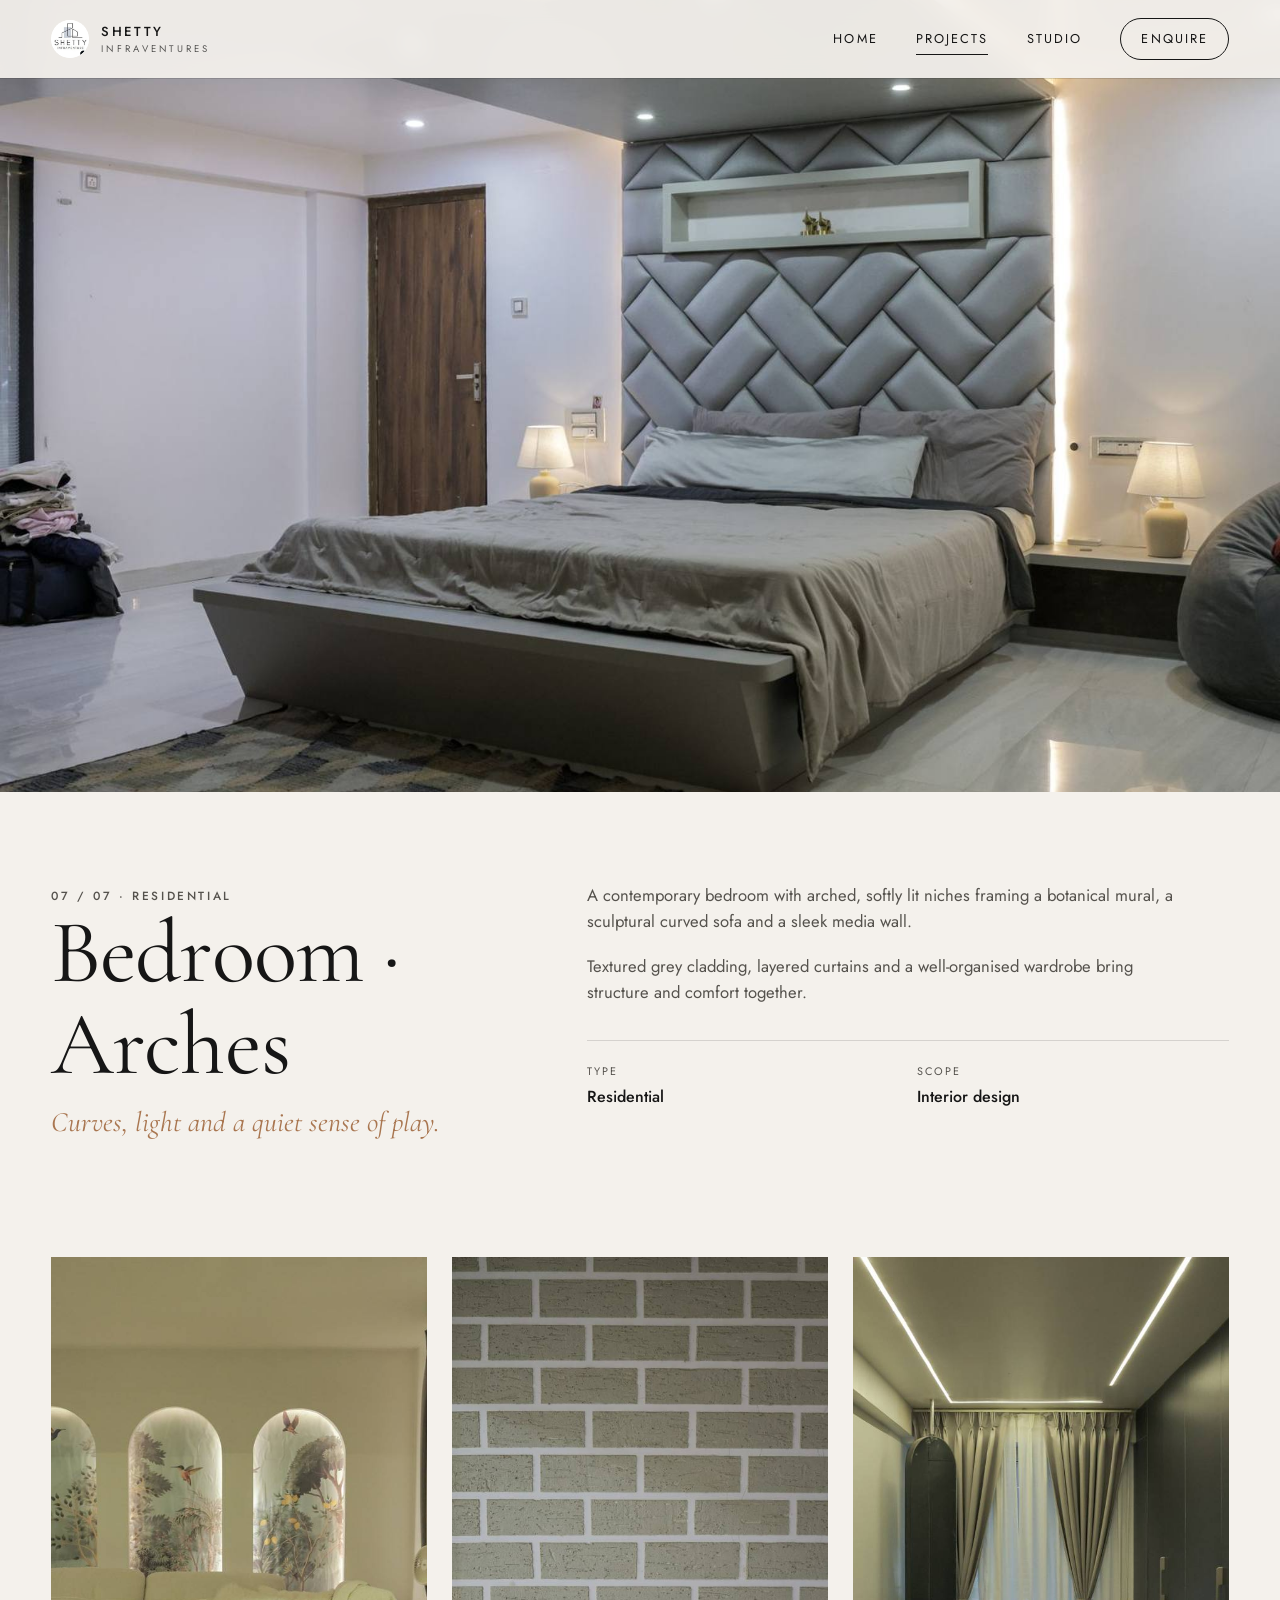
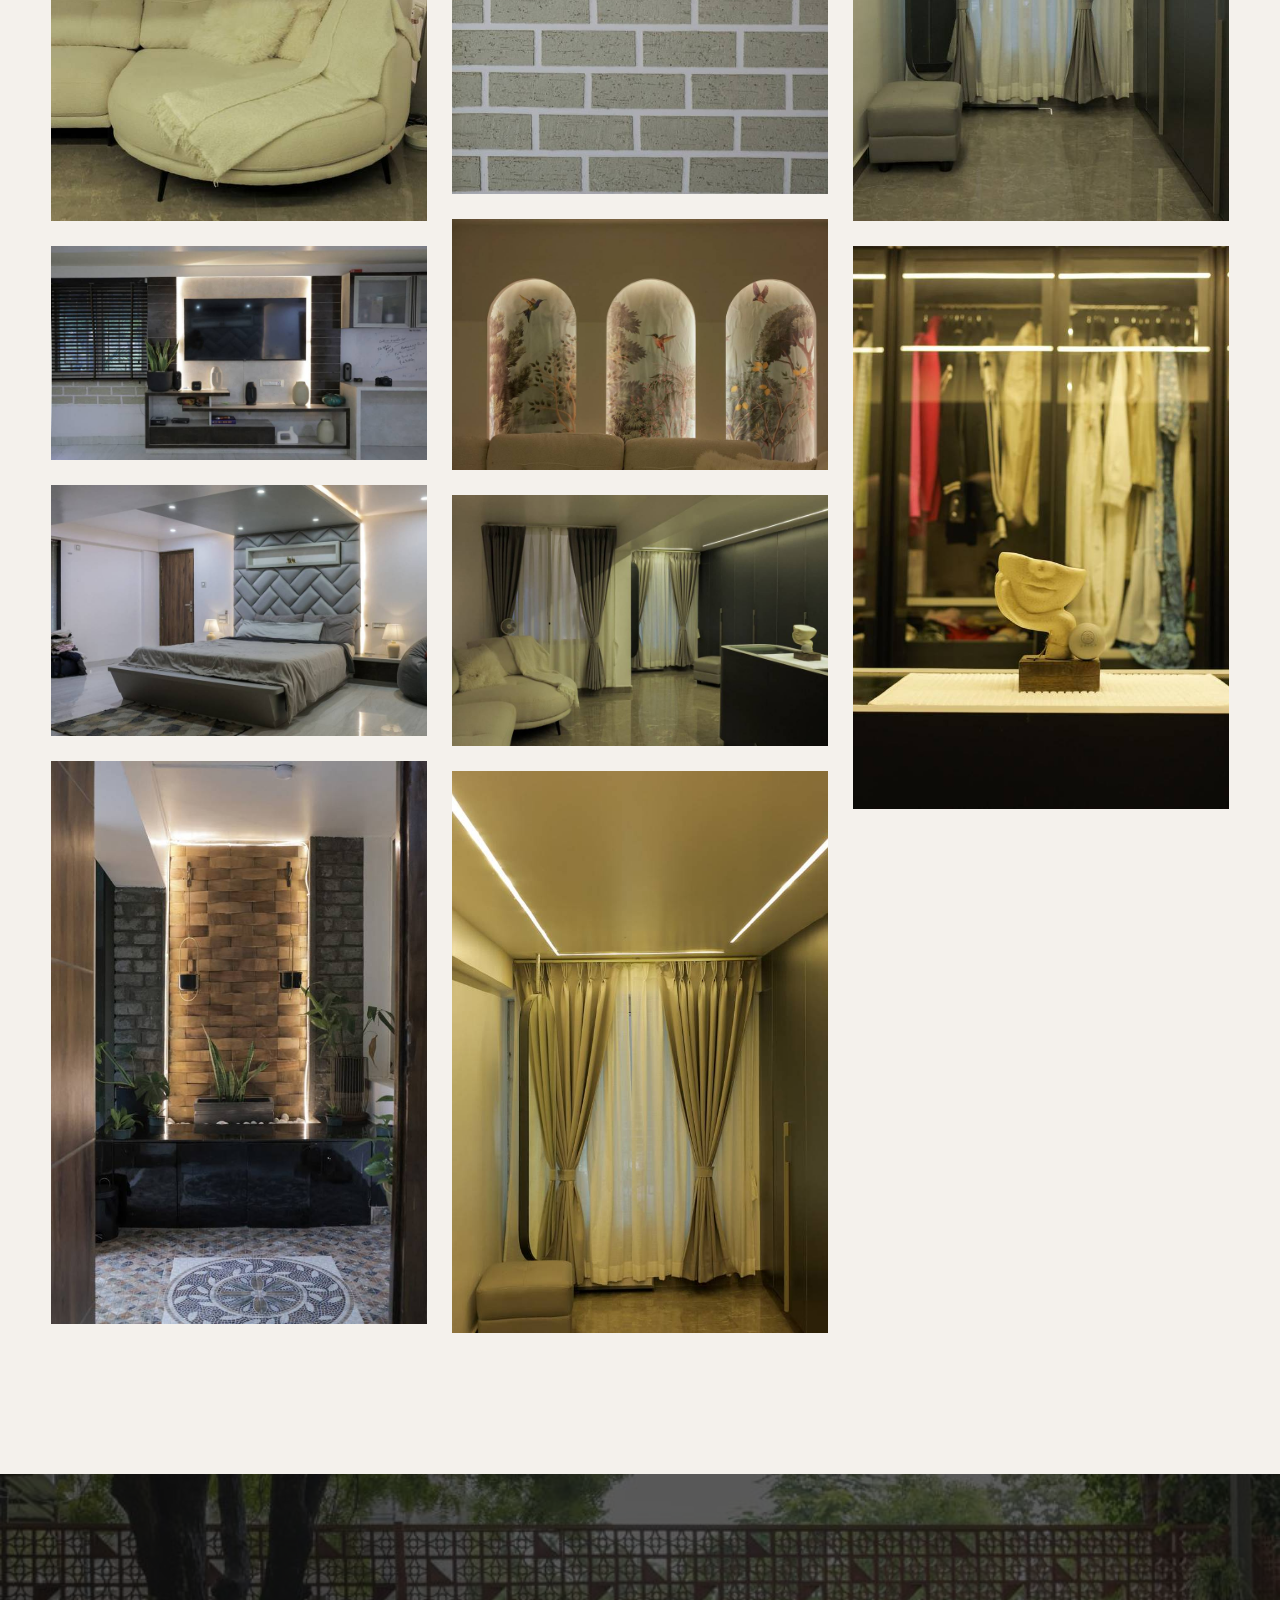
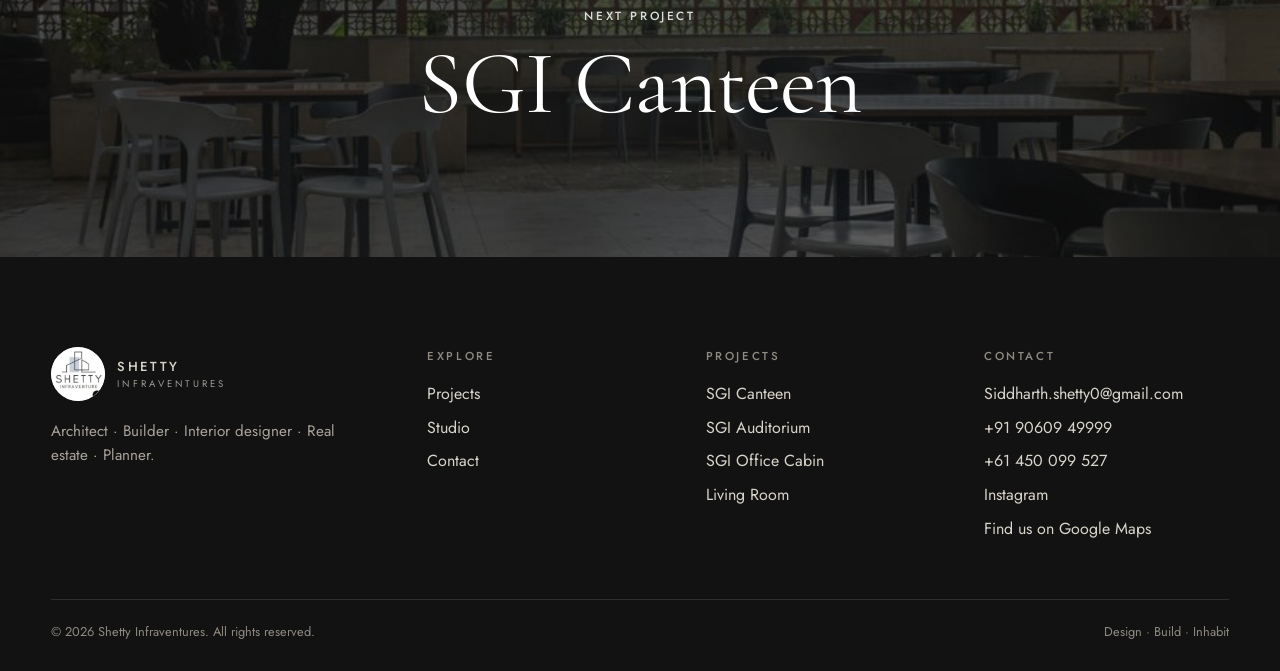
<file: projects/bedroom-arches.html>
<!doctype html>
<html lang="en">
<head>
<meta charset="utf-8">
<meta name="viewport" content="width=device-width,initial-scale=1">
<title>Bedroom · Arches — Shetty Infraventures</title>
<meta name="description" content="Curves, light and a quiet sense of play.">
<meta property="og:type" content="website">
<meta property="og:title" content="Bedroom · Arches — Shetty Infraventures">
<meta property="og:description" content="Curves, light and a quiet sense of play.">
<meta property="og:image" content="../images/anirudh-bedroom-03.jpg">
<meta name="theme-color" content="#f4f1ec">
<link rel="icon" type="image/png" href="../images/favicon.png">
<link rel="apple-touch-icon" href="../images/apple-touch-icon.png">
<link rel="preconnect" href="https://fonts.googleapis.com">
<link rel="preconnect" href="https://fonts.gstatic.com" crossorigin>
<link href="https://fonts.googleapis.com/css2?family=Cormorant+Garamond:ital,wght@0,400;0,500;1,400&family=Jost:wght@400;500&display=swap" rel="stylesheet">
<link rel="stylesheet" href="../css/style.css">
</head>
<body>
<a class="skip" href="#main">Skip to content</a>
<header class="nav nav--solid">
  <div class="wrap nav__in">
    <a class="brand" href="../index.html" aria-label="Shetty Infraventures home"><img src="../images/logo.png" alt="" width="38" height="38"><span>Shetty<small>Infraventures</small></span></a>
    <nav class="nav__links" aria-label="Main">
      <a href="../index.html">Home</a>
      <a href="../projects.html" aria-current="page">Projects</a>
      <a href="../about.html">Studio</a>
      <a class="nav__cta" href="../contact.html">Enquire</a>
    </nav>
    <button class="burger" aria-label="Menu" aria-expanded="false"><span></span><span></span></button>
  </div>
</header>
<main id="main">
<div class="phero"><img src="../images/anirudh-bedroom-03.jpg" alt="Bedroom · Arches by Shetty Infraventures" fetchpriority="high"></div>
<div class="wrap pmeta">
  <div class="rv"><span class="eyebrow">07 / 07 · Residential</span><h1 class="display">Bedroom · Arches</h1><p class="tag">Curves, light and a quiet sense of play.</p></div>
  <div class="rv d1"><p>A contemporary bedroom with arched, softly lit niches framing a botanical mural, a sculptural curved sofa and a sleek media wall.</p><p>Textured grey cladding, layered curtains and a well-organised wardrobe bring structure and comfort together.</p><dl class="facts"><div><dt>Type</dt><dd>Residential</dd></div><div><dt>Scope</dt><dd>Interior design</dd></div></dl></div>
</div>
<section style="padding-top:10px"><div class="wrap"><div class="gal"><button class="rv" data-full="../images/anirudh-bedroom-01.jpg" aria-label="Open image 1 of 10"><img src="../images/thumbs/anirudh-bedroom-01.jpg" alt="Bedroom · Arches, photo 1" loading="lazy"></button><button class="rv" data-full="../images/anirudh-bedroom-02.jpg" aria-label="Open image 2 of 10"><img src="../images/thumbs/anirudh-bedroom-02.jpg" alt="Bedroom · Arches, photo 2" loading="lazy"></button><button class="rv" data-full="../images/anirudh-bedroom-03.jpg" aria-label="Open image 3 of 10"><img src="../images/thumbs/anirudh-bedroom-03.jpg" alt="Bedroom · Arches, photo 3" loading="lazy"></button><button class="rv" data-full="../images/anirudh-bedroom-04.jpg" aria-label="Open image 4 of 10"><img src="../images/thumbs/anirudh-bedroom-04.jpg" alt="Bedroom · Arches, photo 4" loading="lazy"></button><button class="rv" data-full="../images/anirudh-bedroom-05.jpg" aria-label="Open image 5 of 10"><img src="../images/thumbs/anirudh-bedroom-05.jpg" alt="Bedroom · Arches, photo 5" loading="lazy"></button><button class="rv" data-full="../images/anirudh-bedroom-06.jpg" aria-label="Open image 6 of 10"><img src="../images/thumbs/anirudh-bedroom-06.jpg" alt="Bedroom · Arches, photo 6" loading="lazy"></button><button class="rv" data-full="../images/anirudh-bedroom-07.jpg" aria-label="Open image 7 of 10"><img src="../images/thumbs/anirudh-bedroom-07.jpg" alt="Bedroom · Arches, photo 7" loading="lazy"></button><button class="rv" data-full="../images/anirudh-bedroom-08.jpg" aria-label="Open image 8 of 10"><img src="../images/thumbs/anirudh-bedroom-08.jpg" alt="Bedroom · Arches, photo 8" loading="lazy"></button><button class="rv" data-full="../images/anirudh-bedroom-09.jpg" aria-label="Open image 9 of 10"><img src="../images/thumbs/anirudh-bedroom-09.jpg" alt="Bedroom · Arches, photo 9" loading="lazy"></button><button class="rv" data-full="../images/anirudh-bedroom-10.jpg" aria-label="Open image 10 of 10"><img src="../images/thumbs/anirudh-bedroom-10.jpg" alt="Bedroom · Arches, photo 10" loading="lazy"></button></div></div></section>
<a class="next" href="sgi-canteen.html"><img src="../images/thumbs/canteen-05.jpg" alt="" loading="lazy"><span class="eyebrow" style="color:#ddd">Next project</span><h2 class="display">SGI Canteen</h2></a>
</main>
<footer class="footer">
  <div class="wrap">
    <div class="footer__grid">
      <div>
        <a class="brand" href="../index.html"><img src="../images/logo.png" alt="" width="54" height="54"><span>Shetty<small>Infraventures</small></span></a>
        <p class="about">Architect · Builder · Interior designer · Real estate · Planner.</p>
      </div>
      <div><h4>Explore</h4><ul><li><a href="../projects.html">Projects</a></li><li><a href="../about.html">Studio</a></li><li><a href="../contact.html">Contact</a></li></ul></div>
      <div><h4>Projects</h4><ul><li><a href="../projects/sgi-canteen.html">SGI Canteen</a></li><li><a href="../projects/sgi-auditorium.html">SGI Auditorium</a></li><li><a href="../projects/sgi-office-cabin.html">SGI Office Cabin</a></li><li><a href="../projects/living-room.html">Living Room</a></li></ul></div>
      <div><h4>Contact</h4><ul><li><a href="mailto:Siddharth.shetty0@gmail.com">Siddharth.shetty0@gmail.com</a></li><li><a href="tel:+919060949999">+91 90609 49999</a></li><li><a href="tel:+61450099527">+61 450 099 527</a></li><li><a href="https://www.instagram.com/shettyinfraventures/" target="_blank" rel="noopener">Instagram</a></li><li><a href="https://maps.app.goo.gl/HRz9M48eS24KtbBNA" target="_blank" rel="noopener">Find us on Google Maps</a></li></ul></div>
    </div>
    <div class="footer__base"><span>© 2026 Shetty Infraventures. All rights reserved.</span><span>Design · Build · Inhabit</span></div>
  </div>
</footer>
<script src="../js/main.js"></script>
</body>
</html>
</file>
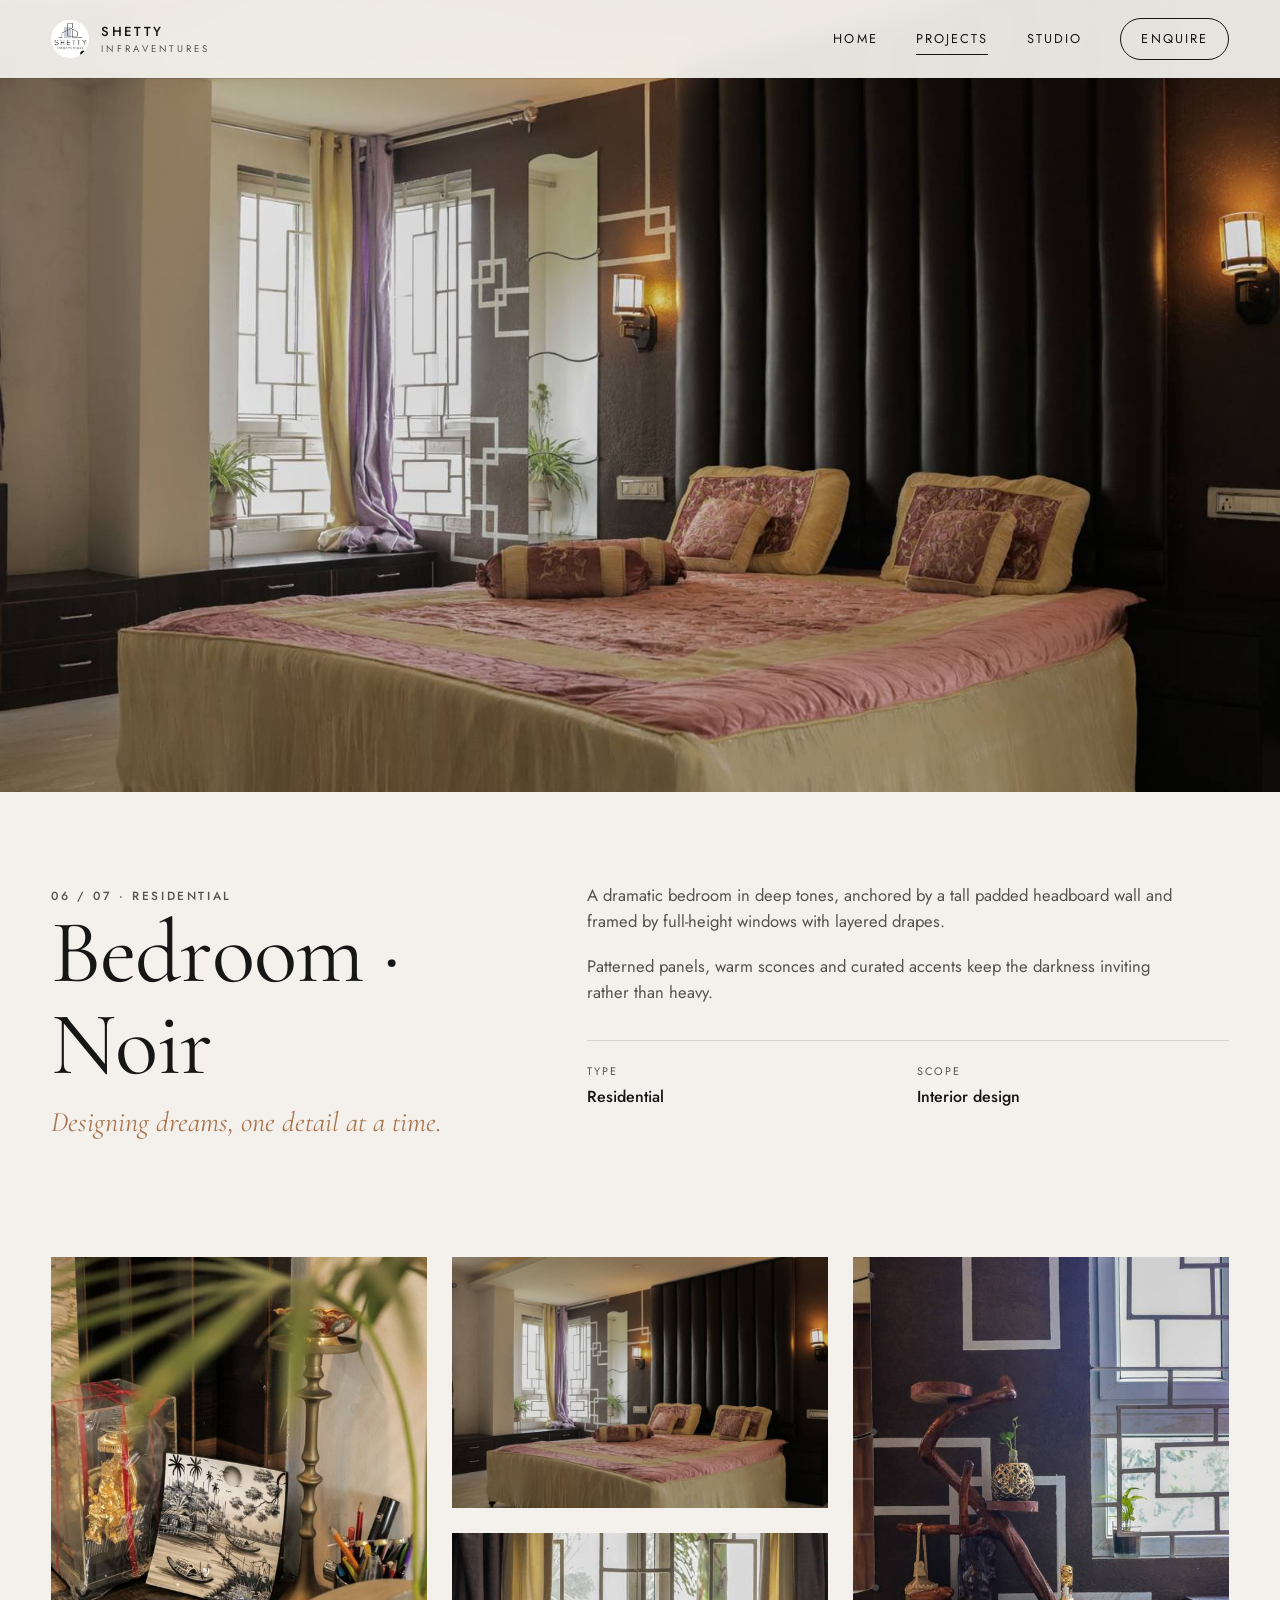
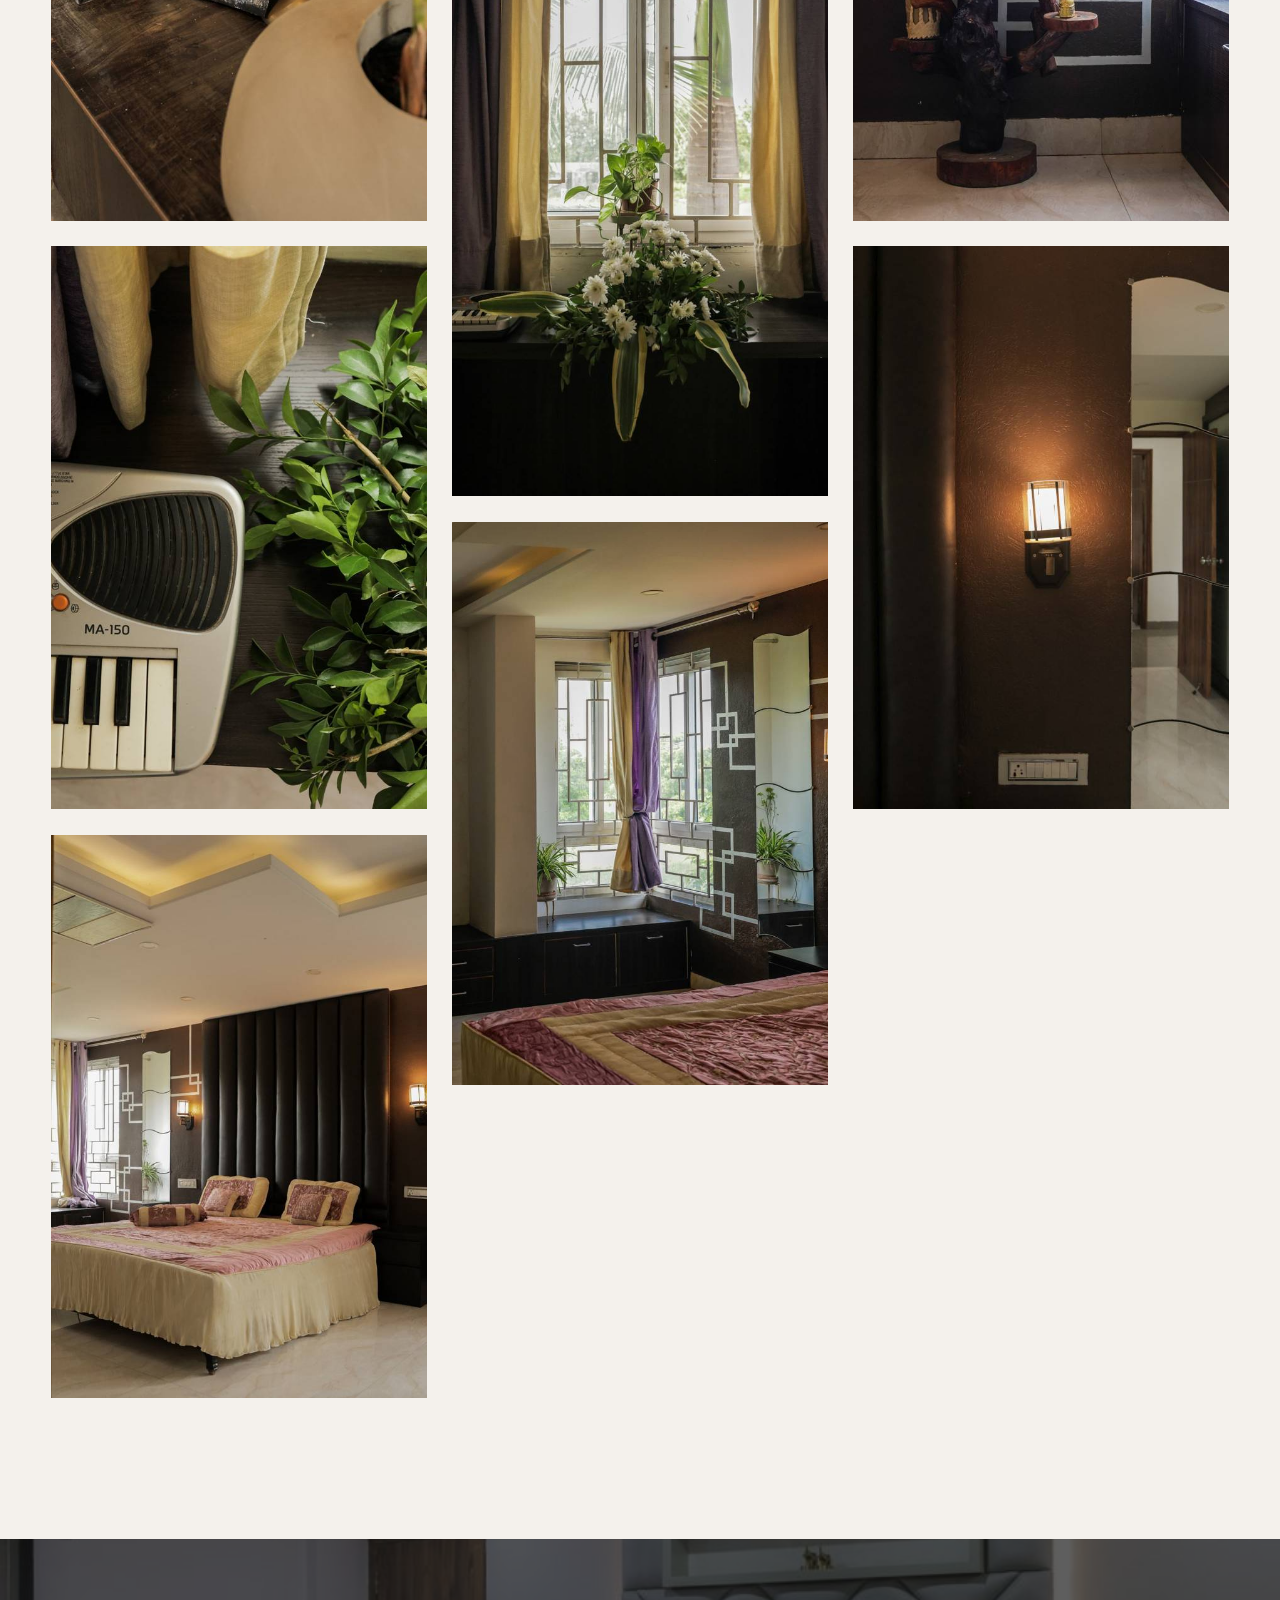
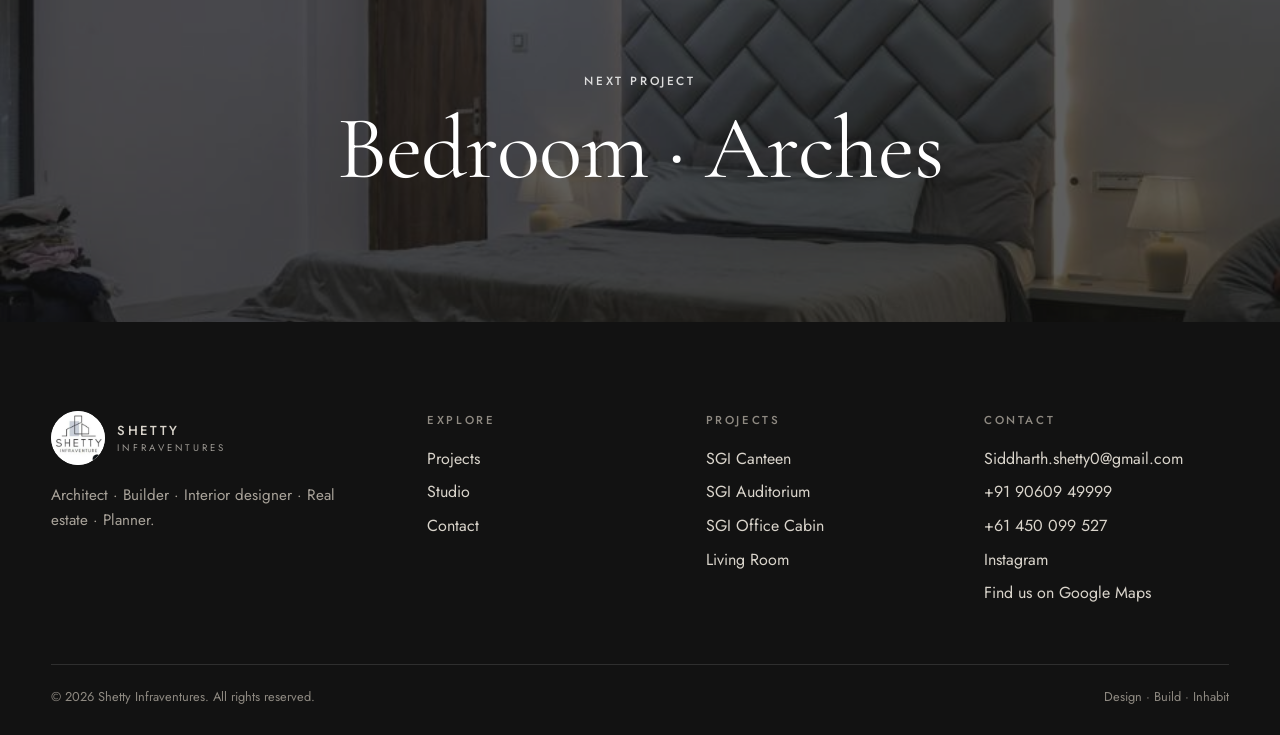
<file: projects/bedroom-noir.html>
<!doctype html>
<html lang="en">
<head>
<meta charset="utf-8">
<meta name="viewport" content="width=device-width,initial-scale=1">
<title>Bedroom · Noir — Shetty Infraventures</title>
<meta name="description" content="Designing dreams, one detail at a time.">
<meta property="og:type" content="website">
<meta property="og:title" content="Bedroom · Noir — Shetty Infraventures">
<meta property="og:description" content="Designing dreams, one detail at a time.">
<meta property="og:image" content="../images/bedroom-04.jpg">
<meta name="theme-color" content="#f4f1ec">
<link rel="icon" type="image/png" href="../images/favicon.png">
<link rel="apple-touch-icon" href="../images/apple-touch-icon.png">
<link rel="preconnect" href="https://fonts.googleapis.com">
<link rel="preconnect" href="https://fonts.gstatic.com" crossorigin>
<link href="https://fonts.googleapis.com/css2?family=Cormorant+Garamond:ital,wght@0,400;0,500;1,400&family=Jost:wght@400;500&display=swap" rel="stylesheet">
<link rel="stylesheet" href="../css/style.css">
</head>
<body>
<a class="skip" href="#main">Skip to content</a>
<header class="nav nav--solid">
  <div class="wrap nav__in">
    <a class="brand" href="../index.html" aria-label="Shetty Infraventures home"><img src="../images/logo.png" alt="" width="38" height="38"><span>Shetty<small>Infraventures</small></span></a>
    <nav class="nav__links" aria-label="Main">
      <a href="../index.html">Home</a>
      <a href="../projects.html" aria-current="page">Projects</a>
      <a href="../about.html">Studio</a>
      <a class="nav__cta" href="../contact.html">Enquire</a>
    </nav>
    <button class="burger" aria-label="Menu" aria-expanded="false"><span></span><span></span></button>
  </div>
</header>
<main id="main">
<div class="phero"><img src="../images/bedroom-04.jpg" alt="Bedroom · Noir by Shetty Infraventures" fetchpriority="high"></div>
<div class="wrap pmeta">
  <div class="rv"><span class="eyebrow">06 / 07 · Residential</span><h1 class="display">Bedroom · Noir</h1><p class="tag">Designing dreams, one detail at a time.</p></div>
  <div class="rv d1"><p>A dramatic bedroom in deep tones, anchored by a tall padded headboard wall and framed by full-height windows with layered drapes.</p><p>Patterned panels, warm sconces and curated accents keep the darkness inviting rather than heavy.</p><dl class="facts"><div><dt>Type</dt><dd>Residential</dd></div><div><dt>Scope</dt><dd>Interior design</dd></div></dl></div>
</div>
<section style="padding-top:10px"><div class="wrap"><div class="gal"><button class="rv" data-full="../images/bedroom-01.jpg" aria-label="Open image 1 of 8"><img src="../images/thumbs/bedroom-01.jpg" alt="Bedroom · Noir, photo 1" loading="lazy"></button><button class="rv" data-full="../images/bedroom-02.jpg" aria-label="Open image 2 of 8"><img src="../images/thumbs/bedroom-02.jpg" alt="Bedroom · Noir, photo 2" loading="lazy"></button><button class="rv" data-full="../images/bedroom-03.jpg" aria-label="Open image 3 of 8"><img src="../images/thumbs/bedroom-03.jpg" alt="Bedroom · Noir, photo 3" loading="lazy"></button><button class="rv" data-full="../images/bedroom-04.jpg" aria-label="Open image 4 of 8"><img src="../images/thumbs/bedroom-04.jpg" alt="Bedroom · Noir, photo 4" loading="lazy"></button><button class="rv" data-full="../images/bedroom-05.jpg" aria-label="Open image 5 of 8"><img src="../images/thumbs/bedroom-05.jpg" alt="Bedroom · Noir, photo 5" loading="lazy"></button><button class="rv" data-full="../images/bedroom-06.jpg" aria-label="Open image 6 of 8"><img src="../images/thumbs/bedroom-06.jpg" alt="Bedroom · Noir, photo 6" loading="lazy"></button><button class="rv" data-full="../images/bedroom-07.jpg" aria-label="Open image 7 of 8"><img src="../images/thumbs/bedroom-07.jpg" alt="Bedroom · Noir, photo 7" loading="lazy"></button><button class="rv" data-full="../images/bedroom-08.jpg" aria-label="Open image 8 of 8"><img src="../images/thumbs/bedroom-08.jpg" alt="Bedroom · Noir, photo 8" loading="lazy"></button></div></div></section>
<a class="next" href="bedroom-arches.html"><img src="../images/thumbs/anirudh-bedroom-03.jpg" alt="" loading="lazy"><span class="eyebrow" style="color:#ddd">Next project</span><h2 class="display">Bedroom · Arches</h2></a>
</main>
<footer class="footer">
  <div class="wrap">
    <div class="footer__grid">
      <div>
        <a class="brand" href="../index.html"><img src="../images/logo.png" alt="" width="54" height="54"><span>Shetty<small>Infraventures</small></span></a>
        <p class="about">Architect · Builder · Interior designer · Real estate · Planner.</p>
      </div>
      <div><h4>Explore</h4><ul><li><a href="../projects.html">Projects</a></li><li><a href="../about.html">Studio</a></li><li><a href="../contact.html">Contact</a></li></ul></div>
      <div><h4>Projects</h4><ul><li><a href="../projects/sgi-canteen.html">SGI Canteen</a></li><li><a href="../projects/sgi-auditorium.html">SGI Auditorium</a></li><li><a href="../projects/sgi-office-cabin.html">SGI Office Cabin</a></li><li><a href="../projects/living-room.html">Living Room</a></li></ul></div>
      <div><h4>Contact</h4><ul><li><a href="mailto:Siddharth.shetty0@gmail.com">Siddharth.shetty0@gmail.com</a></li><li><a href="tel:+919060949999">+91 90609 49999</a></li><li><a href="tel:+61450099527">+61 450 099 527</a></li><li><a href="https://www.instagram.com/shettyinfraventures/" target="_blank" rel="noopener">Instagram</a></li><li><a href="https://maps.app.goo.gl/HRz9M48eS24KtbBNA" target="_blank" rel="noopener">Find us on Google Maps</a></li></ul></div>
    </div>
    <div class="footer__base"><span>© 2026 Shetty Infraventures. All rights reserved.</span><span>Design · Build · Inhabit</span></div>
  </div>
</footer>
<script src="../js/main.js"></script>
</body>
</html>
</file>
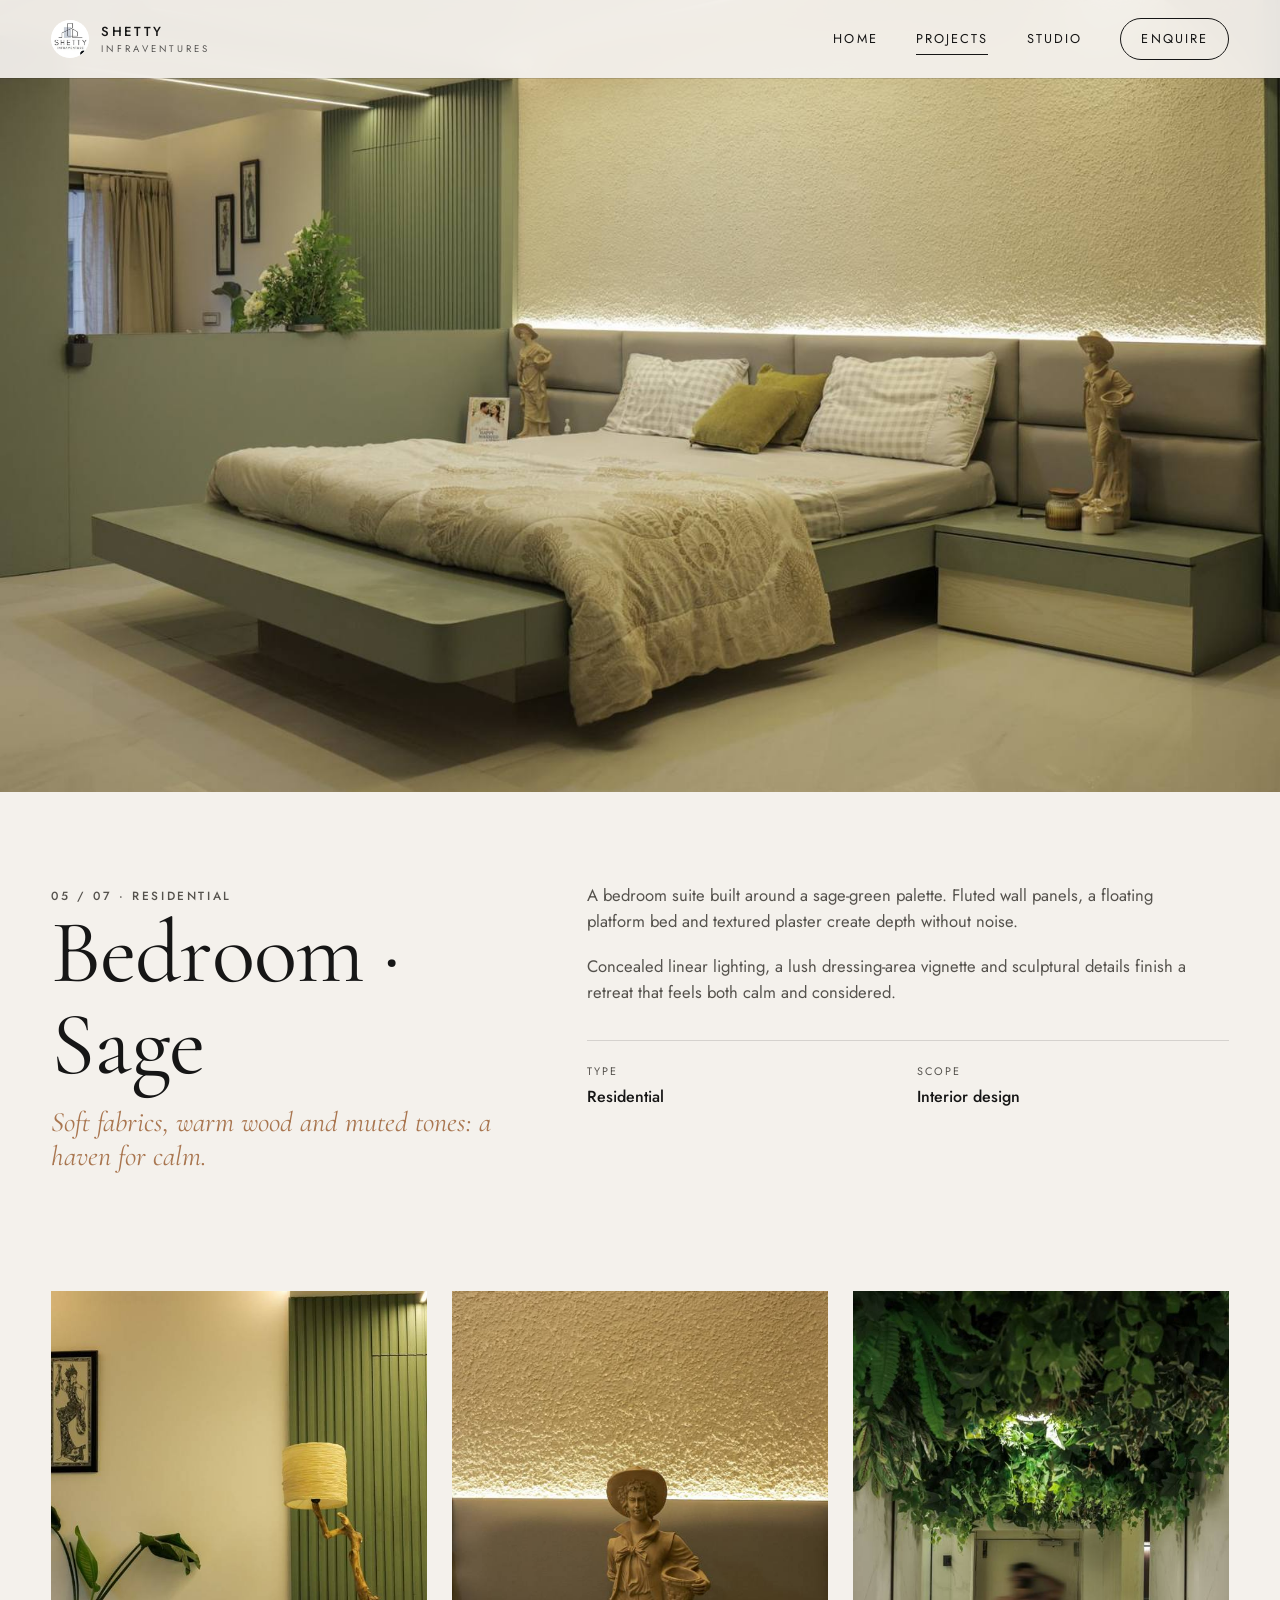
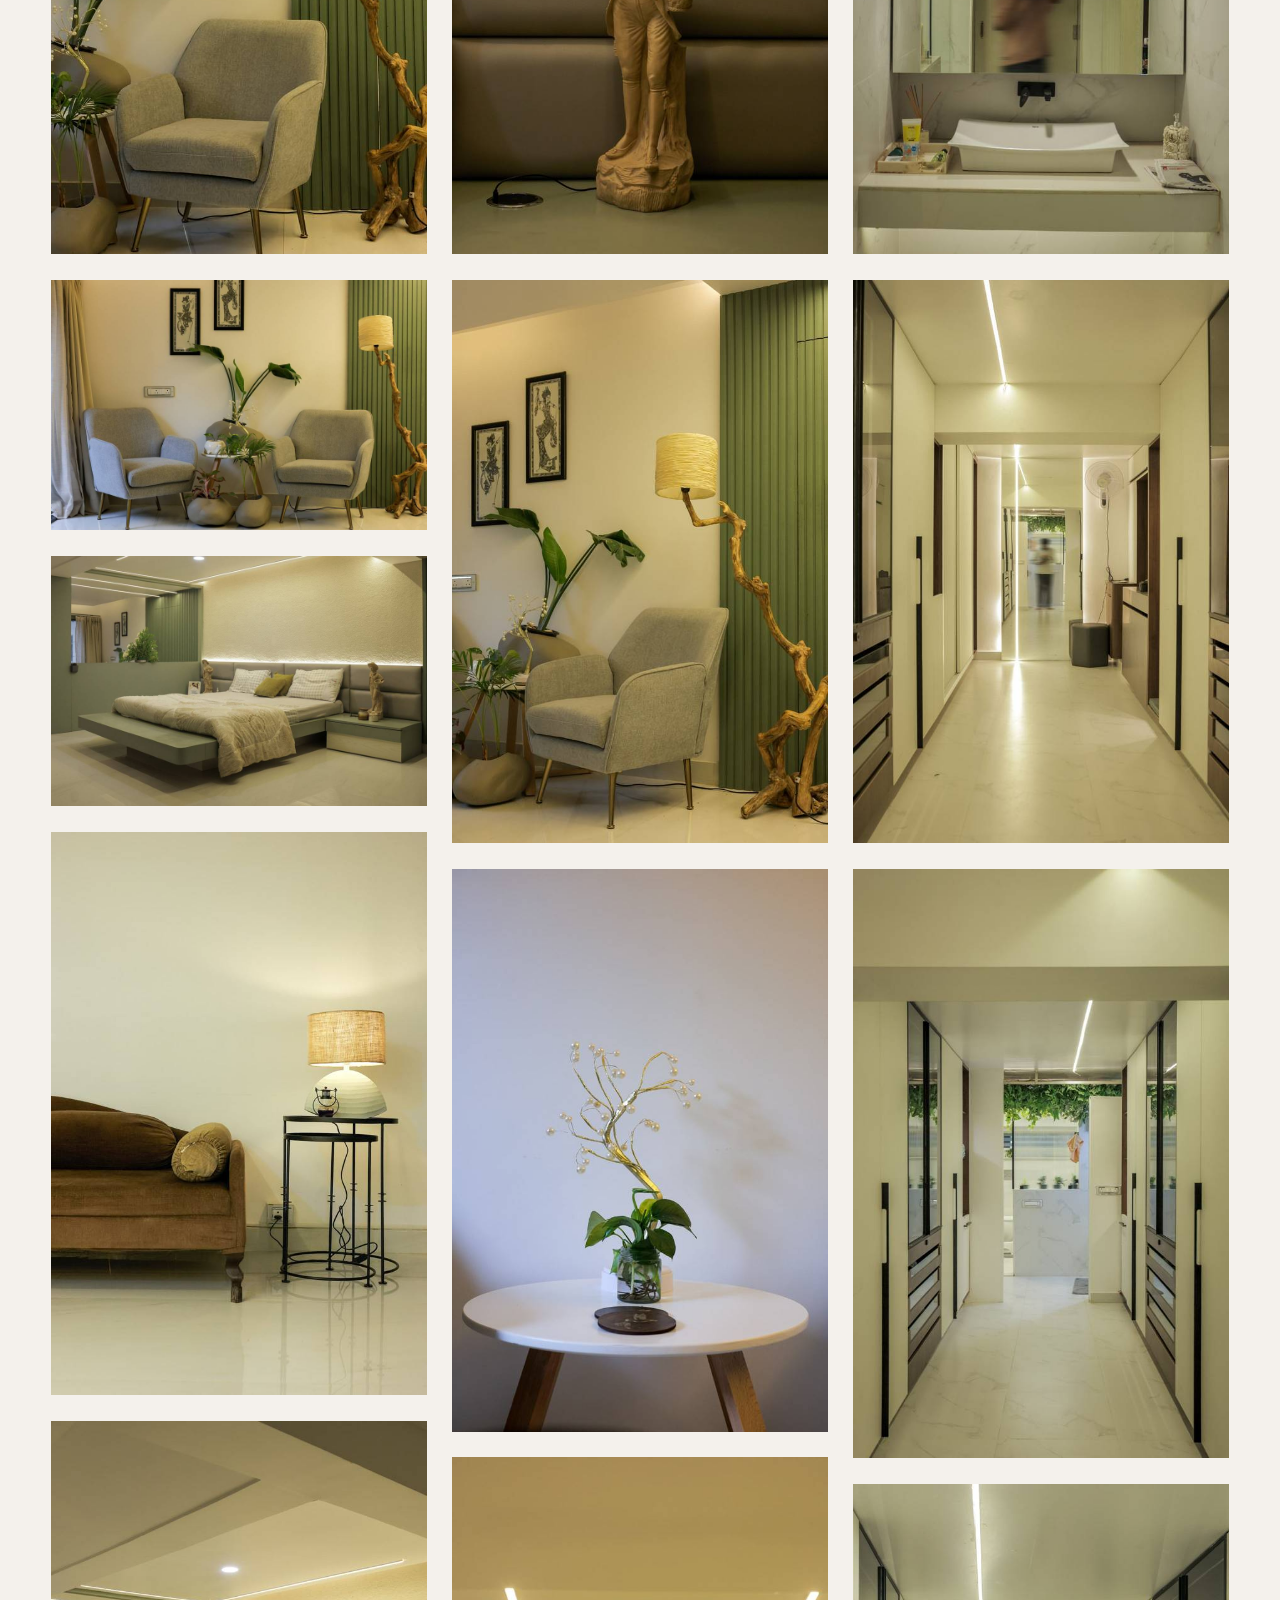
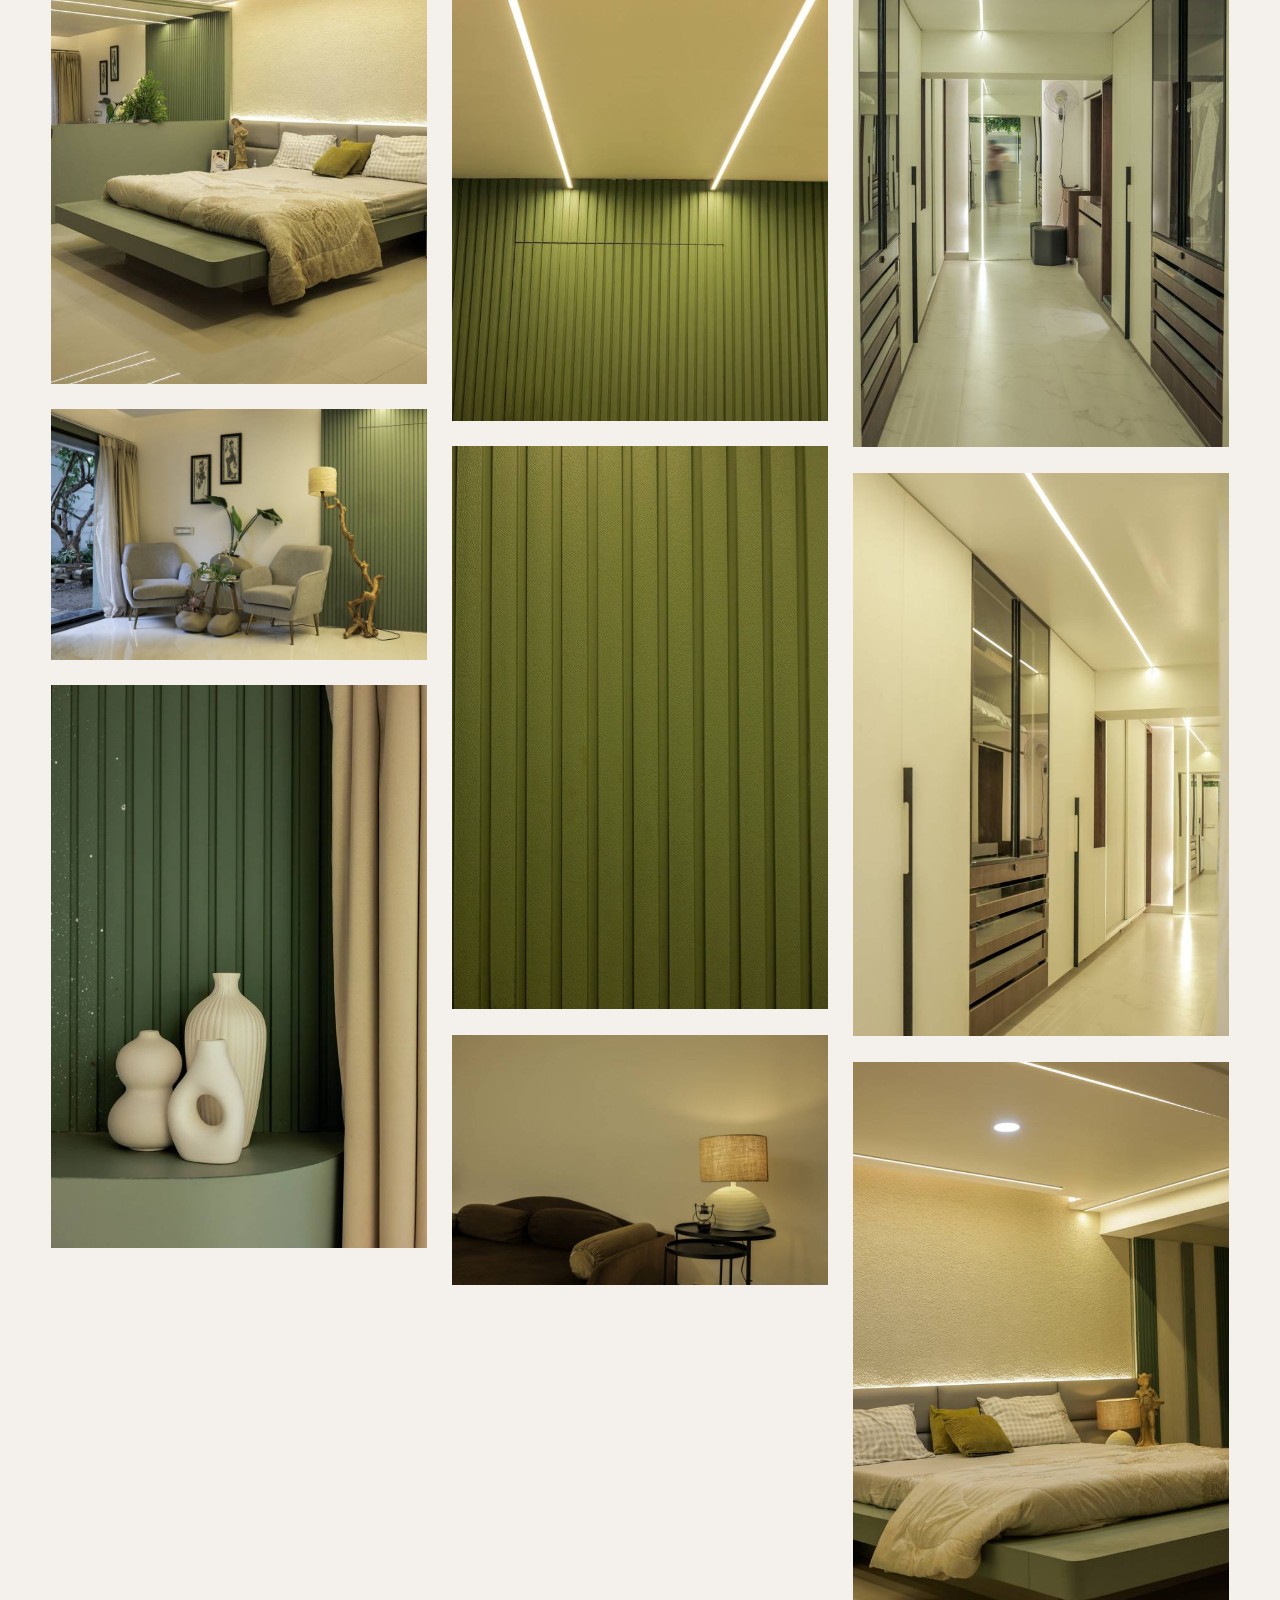
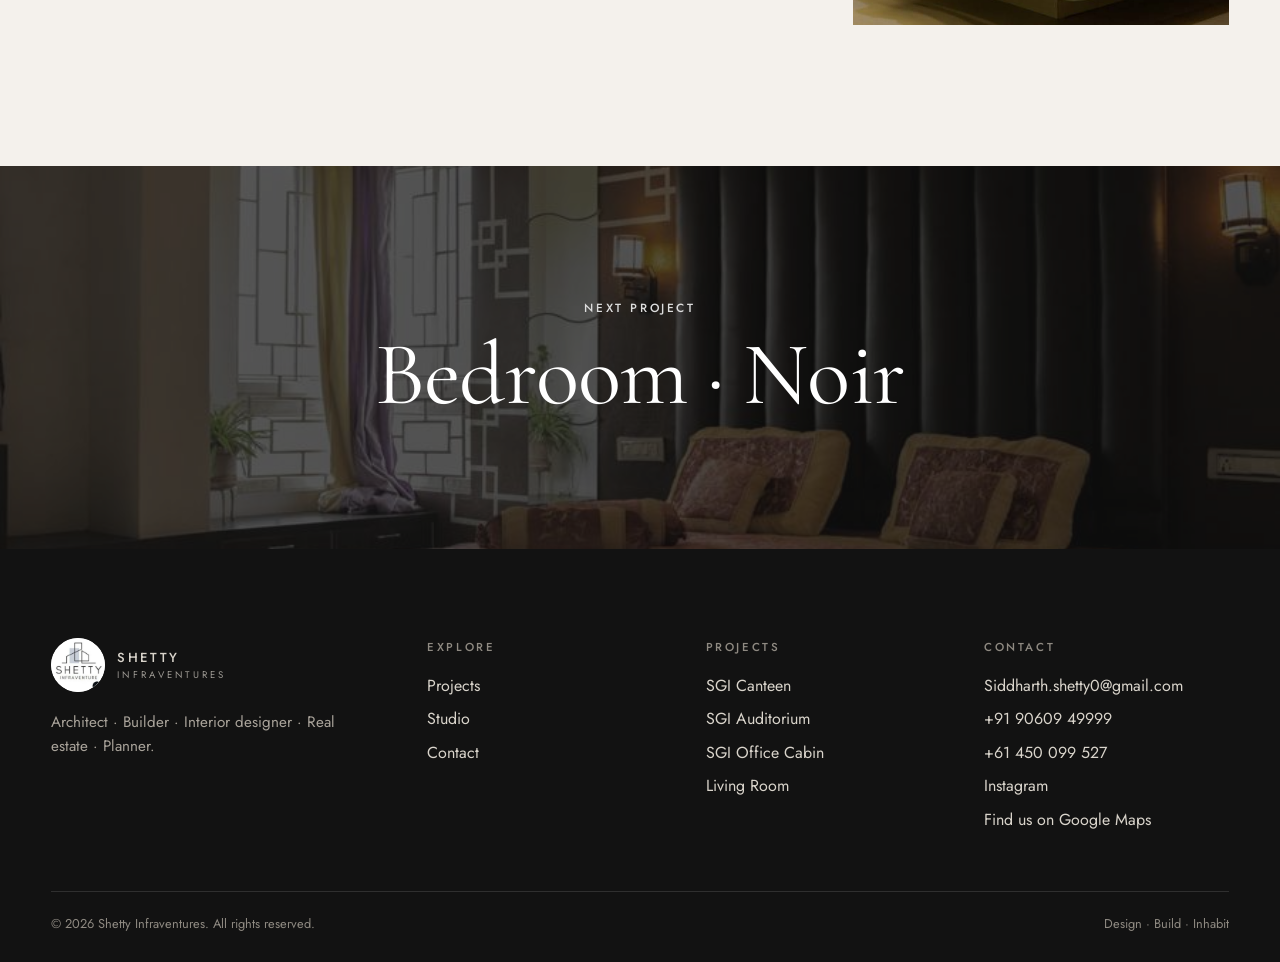
<file: projects/bedroom-sage.html>
<!doctype html>
<html lang="en">
<head>
<meta charset="utf-8">
<meta name="viewport" content="width=device-width,initial-scale=1">
<title>Bedroom · Sage — Shetty Infraventures</title>
<meta name="description" content="Soft fabrics, warm wood and muted tones: a haven for calm.">
<meta property="og:type" content="website">
<meta property="og:title" content="Bedroom · Sage — Shetty Infraventures">
<meta property="og:description" content="Soft fabrics, warm wood and muted tones: a haven for calm.">
<meta property="og:image" content="../images/sid-bedroom-03.jpg">
<meta name="theme-color" content="#f4f1ec">
<link rel="icon" type="image/png" href="../images/favicon.png">
<link rel="apple-touch-icon" href="../images/apple-touch-icon.png">
<link rel="preconnect" href="https://fonts.googleapis.com">
<link rel="preconnect" href="https://fonts.gstatic.com" crossorigin>
<link href="https://fonts.googleapis.com/css2?family=Cormorant+Garamond:ital,wght@0,400;0,500;1,400&family=Jost:wght@400;500&display=swap" rel="stylesheet">
<link rel="stylesheet" href="../css/style.css">
</head>
<body>
<a class="skip" href="#main">Skip to content</a>
<header class="nav nav--solid">
  <div class="wrap nav__in">
    <a class="brand" href="../index.html" aria-label="Shetty Infraventures home"><img src="../images/logo.png" alt="" width="38" height="38"><span>Shetty<small>Infraventures</small></span></a>
    <nav class="nav__links" aria-label="Main">
      <a href="../index.html">Home</a>
      <a href="../projects.html" aria-current="page">Projects</a>
      <a href="../about.html">Studio</a>
      <a class="nav__cta" href="../contact.html">Enquire</a>
    </nav>
    <button class="burger" aria-label="Menu" aria-expanded="false"><span></span><span></span></button>
  </div>
</header>
<main id="main">
<div class="phero"><img src="../images/sid-bedroom-03.jpg" alt="Bedroom · Sage by Shetty Infraventures" fetchpriority="high"></div>
<div class="wrap pmeta">
  <div class="rv"><span class="eyebrow">05 / 07 · Residential</span><h1 class="display">Bedroom · Sage</h1><p class="tag">Soft fabrics, warm wood and muted tones: a haven for calm.</p></div>
  <div class="rv d1"><p>A bedroom suite built around a sage-green palette. Fluted wall panels, a floating platform bed and textured plaster create depth without noise.</p><p>Concealed linear lighting, a lush dressing-area vignette and sculptural details finish a retreat that feels both calm and considered.</p><dl class="facts"><div><dt>Type</dt><dd>Residential</dd></div><div><dt>Scope</dt><dd>Interior design</dd></div></dl></div>
</div>
<section style="padding-top:10px"><div class="wrap"><div class="gal"><button class="rv" data-full="../images/sid-bedroom-01.jpg" aria-label="Open image 1 of 19"><img src="../images/thumbs/sid-bedroom-01.jpg" alt="Bedroom · Sage, photo 1" loading="lazy"></button><button class="rv" data-full="../images/sid-bedroom-02.jpg" aria-label="Open image 2 of 19"><img src="../images/thumbs/sid-bedroom-02.jpg" alt="Bedroom · Sage, photo 2" loading="lazy"></button><button class="rv" data-full="../images/sid-bedroom-03.jpg" aria-label="Open image 3 of 19"><img src="../images/thumbs/sid-bedroom-03.jpg" alt="Bedroom · Sage, photo 3" loading="lazy"></button><button class="rv" data-full="../images/sid-bedroom-04.jpg" aria-label="Open image 4 of 19"><img src="../images/thumbs/sid-bedroom-04.jpg" alt="Bedroom · Sage, photo 4" loading="lazy"></button><button class="rv" data-full="../images/sid-bedroom-05.jpg" aria-label="Open image 5 of 19"><img src="../images/thumbs/sid-bedroom-05.jpg" alt="Bedroom · Sage, photo 5" loading="lazy"></button><button class="rv" data-full="../images/sid-bedroom-06.jpg" aria-label="Open image 6 of 19"><img src="../images/thumbs/sid-bedroom-06.jpg" alt="Bedroom · Sage, photo 6" loading="lazy"></button><button class="rv" data-full="../images/sid-bedroom-07.jpg" aria-label="Open image 7 of 19"><img src="../images/thumbs/sid-bedroom-07.jpg" alt="Bedroom · Sage, photo 7" loading="lazy"></button><button class="rv" data-full="../images/sid-bedroom-08.jpg" aria-label="Open image 8 of 19"><img src="../images/thumbs/sid-bedroom-08.jpg" alt="Bedroom · Sage, photo 8" loading="lazy"></button><button class="rv" data-full="../images/sid-bedroom-09.jpg" aria-label="Open image 9 of 19"><img src="../images/thumbs/sid-bedroom-09.jpg" alt="Bedroom · Sage, photo 9" loading="lazy"></button><button class="rv" data-full="../images/sid-bedroom-10.jpg" aria-label="Open image 10 of 19"><img src="../images/thumbs/sid-bedroom-10.jpg" alt="Bedroom · Sage, photo 10" loading="lazy"></button><button class="rv" data-full="../images/sid-bedroom-11.jpg" aria-label="Open image 11 of 19"><img src="../images/thumbs/sid-bedroom-11.jpg" alt="Bedroom · Sage, photo 11" loading="lazy"></button><button class="rv" data-full="../images/sid-bedroom-12.jpg" aria-label="Open image 12 of 19"><img src="../images/thumbs/sid-bedroom-12.jpg" alt="Bedroom · Sage, photo 12" loading="lazy"></button><button class="rv" data-full="../images/sid-bedroom-13.jpg" aria-label="Open image 13 of 19"><img src="../images/thumbs/sid-bedroom-13.jpg" alt="Bedroom · Sage, photo 13" loading="lazy"></button><button class="rv" data-full="../images/sid-bedroom-14.jpg" aria-label="Open image 14 of 19"><img src="../images/thumbs/sid-bedroom-14.jpg" alt="Bedroom · Sage, photo 14" loading="lazy"></button><button class="rv" data-full="../images/sid-bedroom-15.jpg" aria-label="Open image 15 of 19"><img src="../images/thumbs/sid-bedroom-15.jpg" alt="Bedroom · Sage, photo 15" loading="lazy"></button><button class="rv" data-full="../images/sid-bedroom-16.jpg" aria-label="Open image 16 of 19"><img src="../images/thumbs/sid-bedroom-16.jpg" alt="Bedroom · Sage, photo 16" loading="lazy"></button><button class="rv" data-full="../images/sid-bedroom-17.jpg" aria-label="Open image 17 of 19"><img src="../images/thumbs/sid-bedroom-17.jpg" alt="Bedroom · Sage, photo 17" loading="lazy"></button><button class="rv" data-full="../images/sid-bedroom-18.jpg" aria-label="Open image 18 of 19"><img src="../images/thumbs/sid-bedroom-18.jpg" alt="Bedroom · Sage, photo 18" loading="lazy"></button><button class="rv" data-full="../images/sid-bedroom-19.jpg" aria-label="Open image 19 of 19"><img src="../images/thumbs/sid-bedroom-19.jpg" alt="Bedroom · Sage, photo 19" loading="lazy"></button></div></div></section>
<a class="next" href="bedroom-noir.html"><img src="../images/thumbs/bedroom-04.jpg" alt="" loading="lazy"><span class="eyebrow" style="color:#ddd">Next project</span><h2 class="display">Bedroom · Noir</h2></a>
</main>
<footer class="footer">
  <div class="wrap">
    <div class="footer__grid">
      <div>
        <a class="brand" href="../index.html"><img src="../images/logo.png" alt="" width="54" height="54"><span>Shetty<small>Infraventures</small></span></a>
        <p class="about">Architect · Builder · Interior designer · Real estate · Planner.</p>
      </div>
      <div><h4>Explore</h4><ul><li><a href="../projects.html">Projects</a></li><li><a href="../about.html">Studio</a></li><li><a href="../contact.html">Contact</a></li></ul></div>
      <div><h4>Projects</h4><ul><li><a href="../projects/sgi-canteen.html">SGI Canteen</a></li><li><a href="../projects/sgi-auditorium.html">SGI Auditorium</a></li><li><a href="../projects/sgi-office-cabin.html">SGI Office Cabin</a></li><li><a href="../projects/living-room.html">Living Room</a></li></ul></div>
      <div><h4>Contact</h4><ul><li><a href="mailto:Siddharth.shetty0@gmail.com">Siddharth.shetty0@gmail.com</a></li><li><a href="tel:+919060949999">+91 90609 49999</a></li><li><a href="tel:+61450099527">+61 450 099 527</a></li><li><a href="https://www.instagram.com/shettyinfraventures/" target="_blank" rel="noopener">Instagram</a></li><li><a href="https://maps.app.goo.gl/HRz9M48eS24KtbBNA" target="_blank" rel="noopener">Find us on Google Maps</a></li></ul></div>
    </div>
    <div class="footer__base"><span>© 2026 Shetty Infraventures. All rights reserved.</span><span>Design · Build · Inhabit</span></div>
  </div>
</footer>
<script src="../js/main.js"></script>
</body>
</html>
</file>
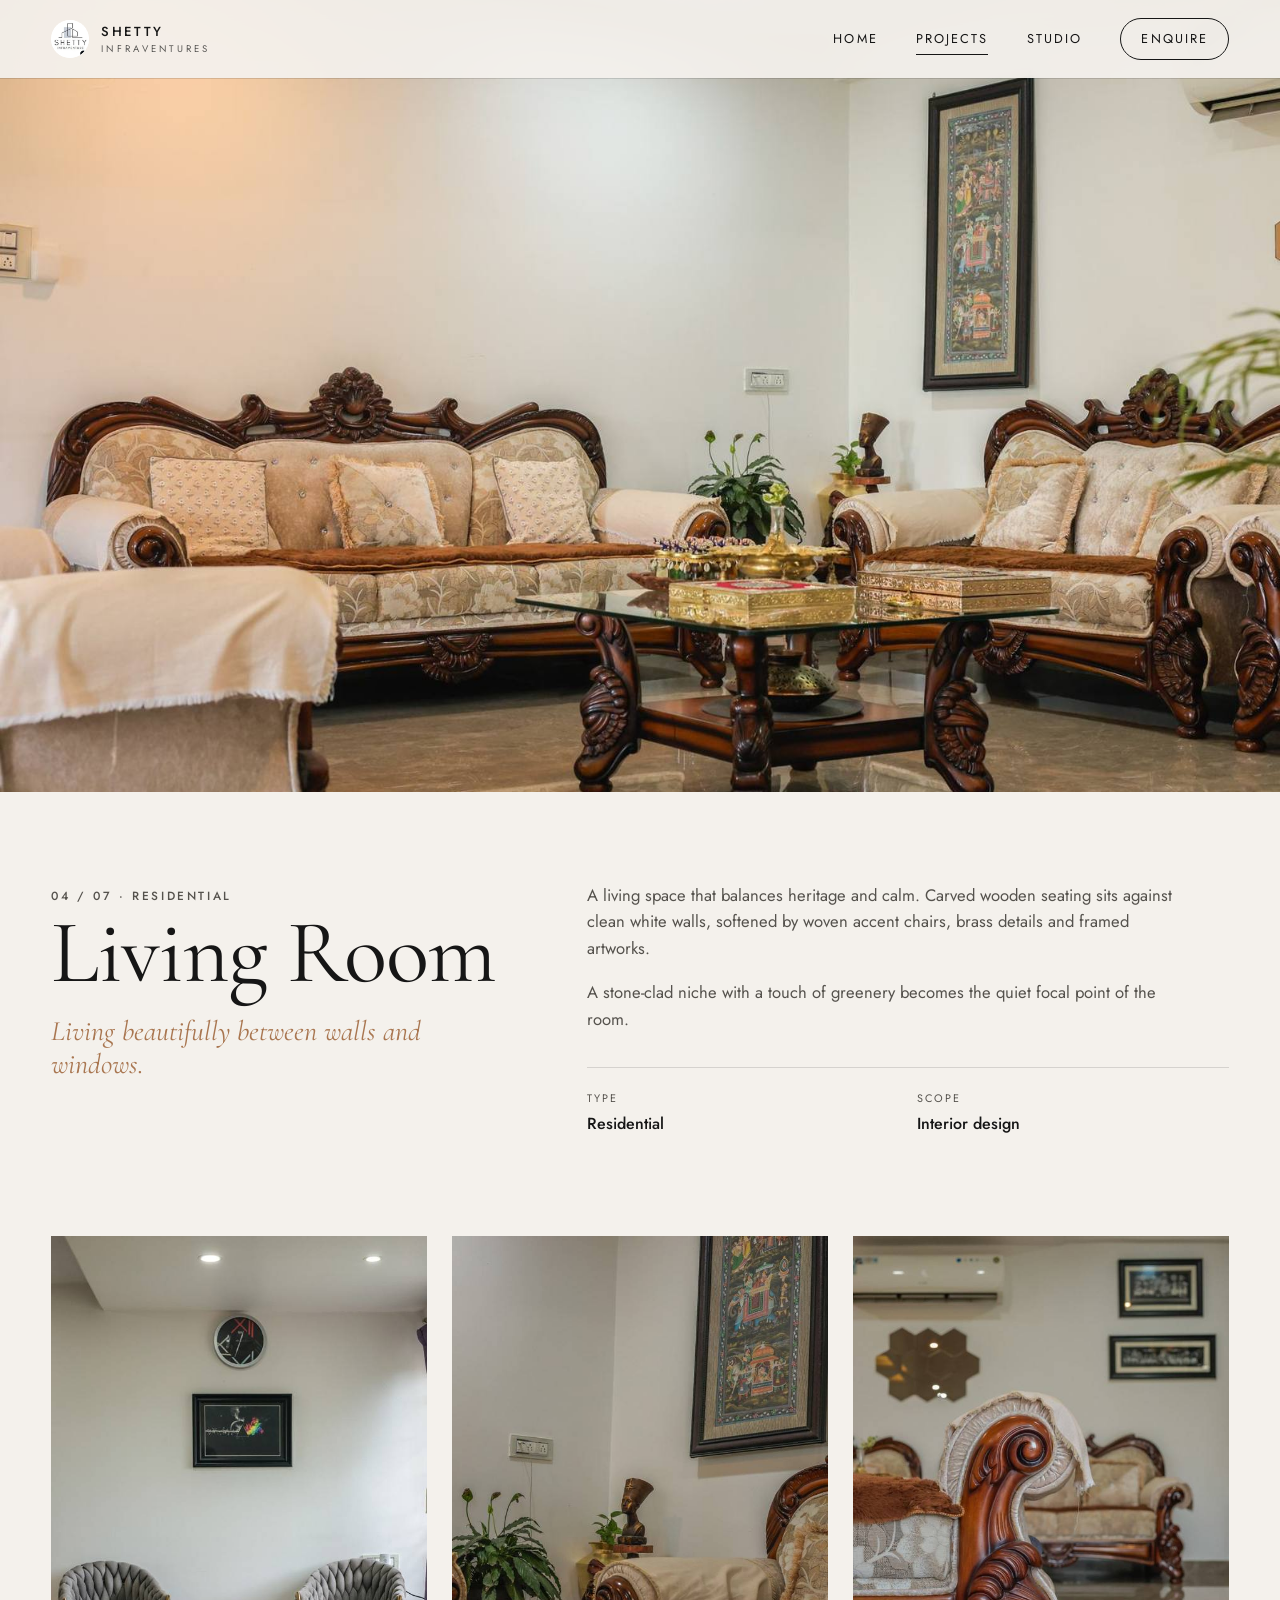
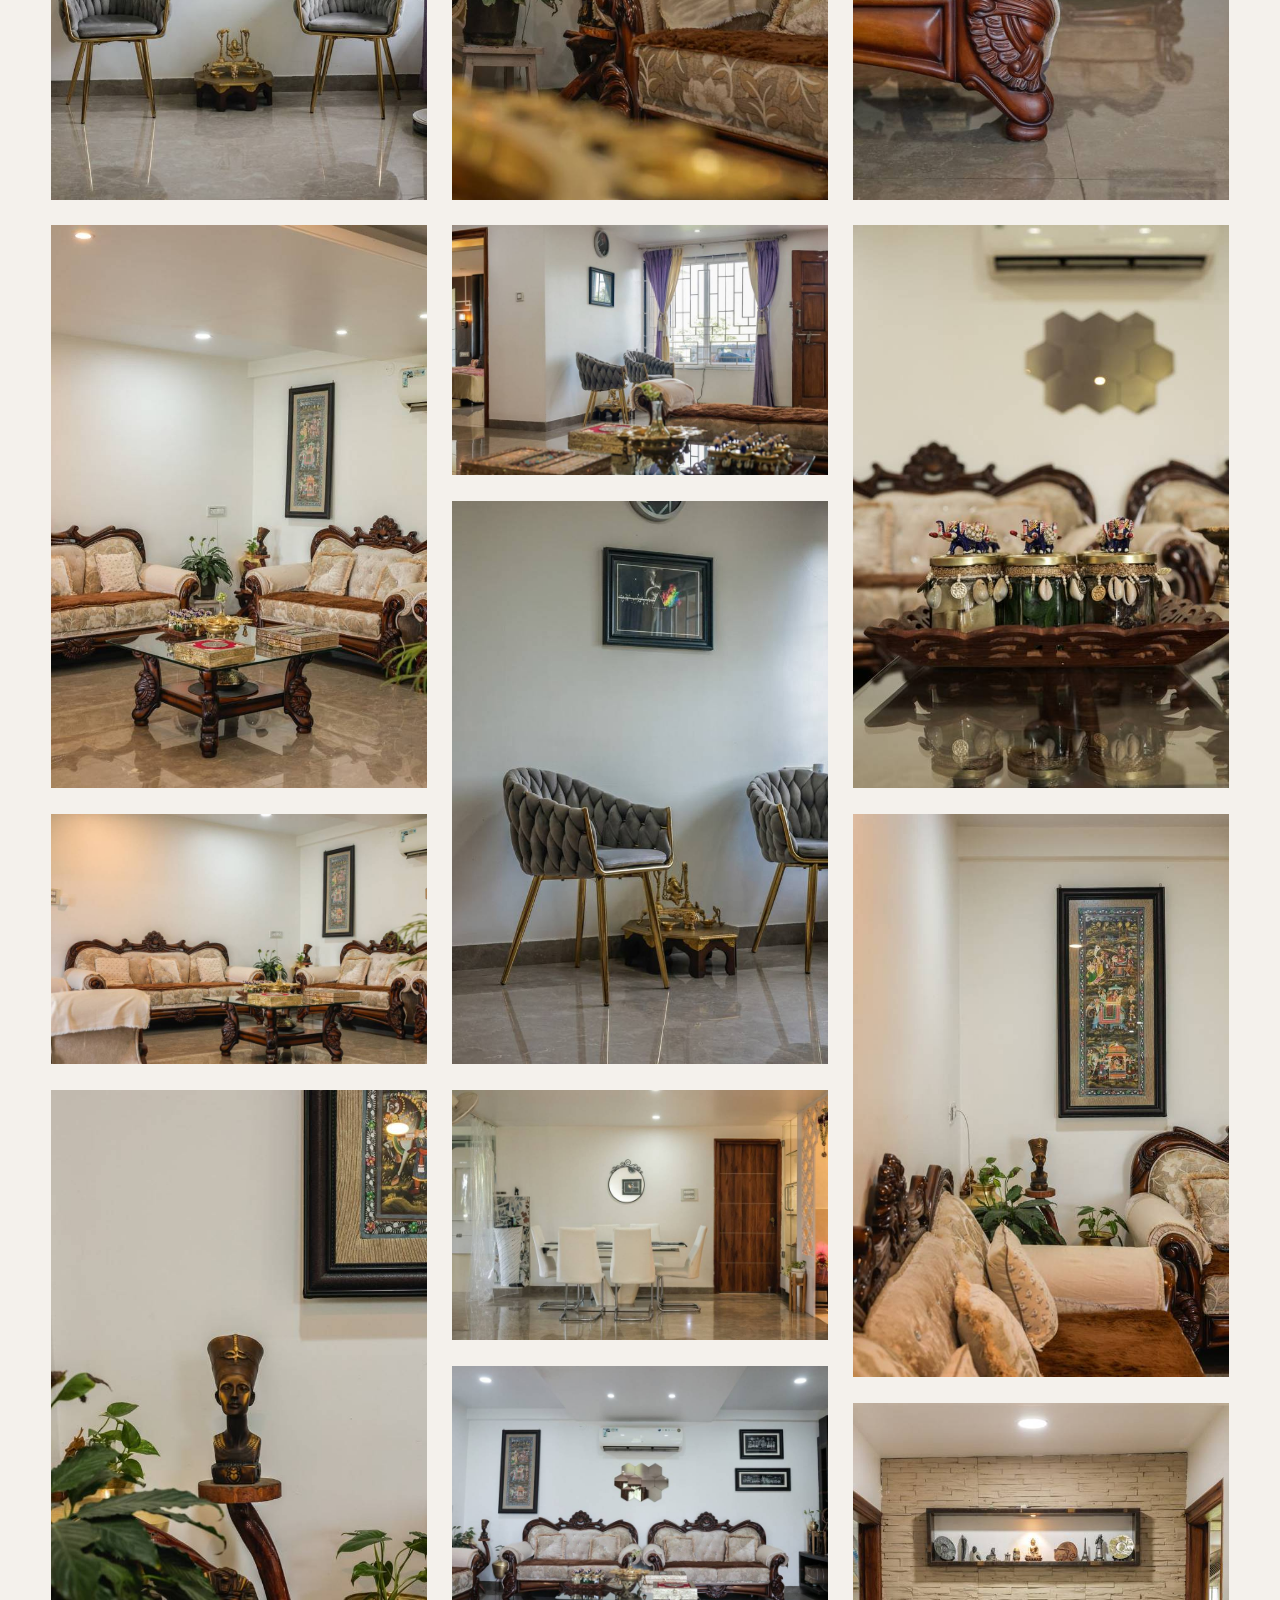
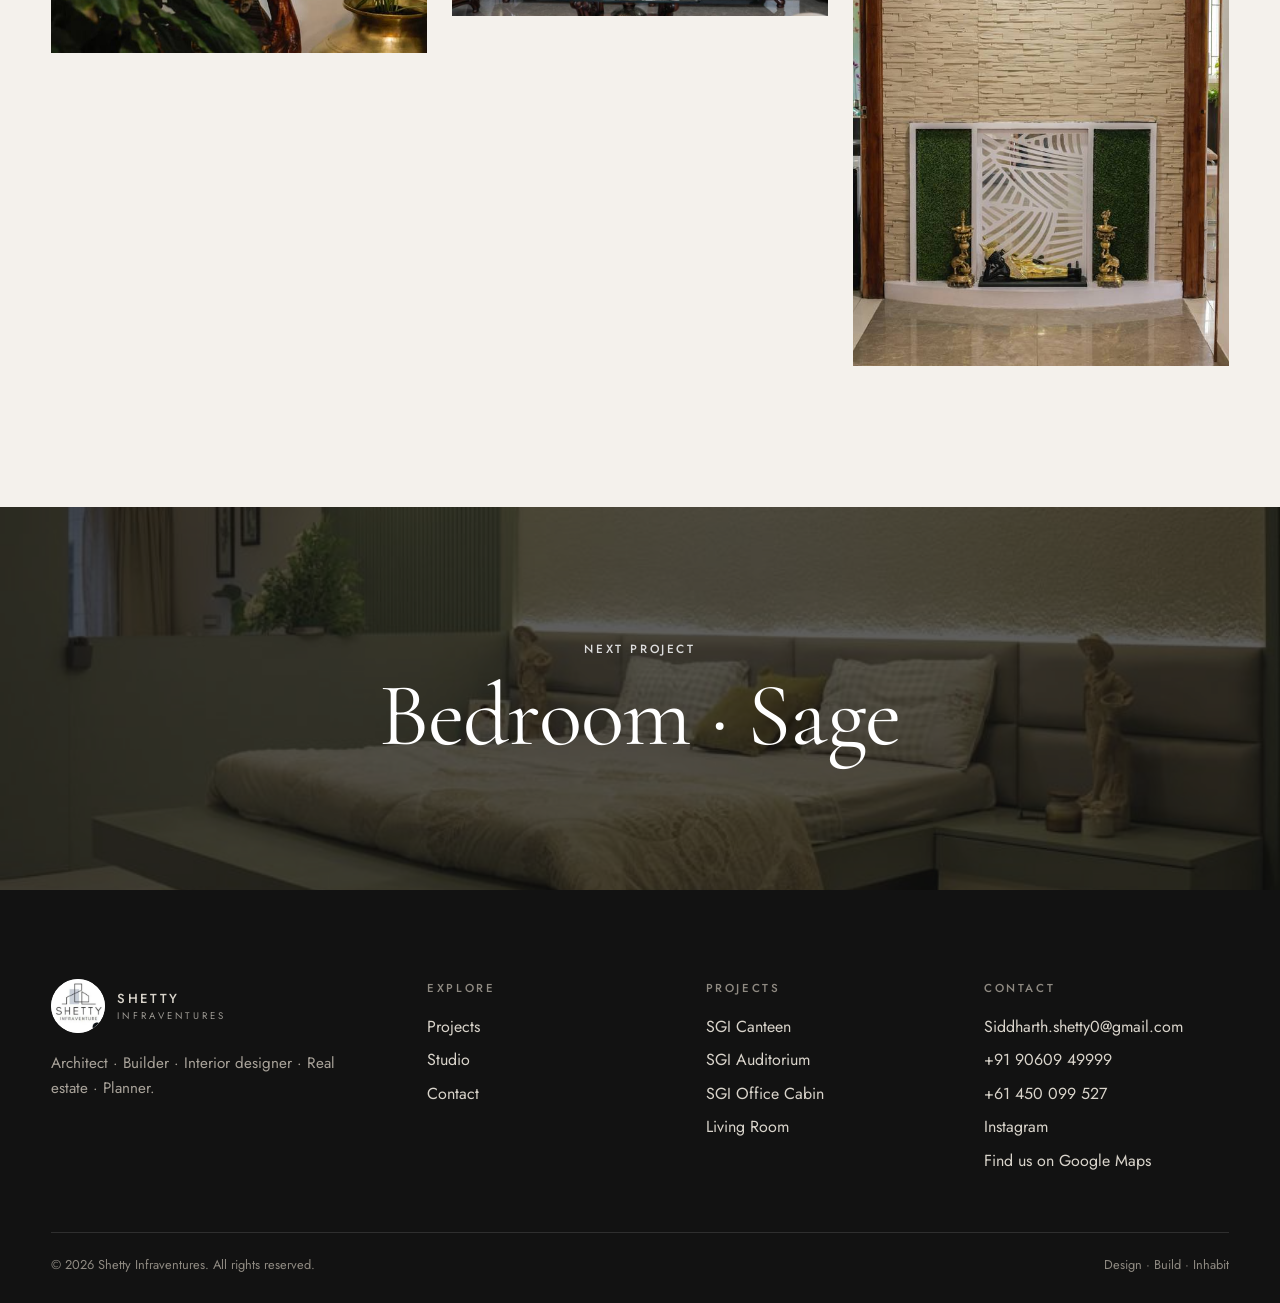
<file: projects/living-room.html>
<!doctype html>
<html lang="en">
<head>
<meta charset="utf-8">
<meta name="viewport" content="width=device-width,initial-scale=1">
<title>Living Room — Shetty Infraventures</title>
<meta name="description" content="Living beautifully between walls and windows.">
<meta property="og:type" content="website">
<meta property="og:title" content="Living Room — Shetty Infraventures">
<meta property="og:description" content="Living beautifully between walls and windows.">
<meta property="og:image" content="../images/living-room-03.jpg">
<meta name="theme-color" content="#f4f1ec">
<link rel="icon" type="image/png" href="../images/favicon.png">
<link rel="apple-touch-icon" href="../images/apple-touch-icon.png">
<link rel="preconnect" href="https://fonts.googleapis.com">
<link rel="preconnect" href="https://fonts.gstatic.com" crossorigin>
<link href="https://fonts.googleapis.com/css2?family=Cormorant+Garamond:ital,wght@0,400;0,500;1,400&family=Jost:wght@400;500&display=swap" rel="stylesheet">
<link rel="stylesheet" href="../css/style.css">
</head>
<body>
<a class="skip" href="#main">Skip to content</a>
<header class="nav nav--solid">
  <div class="wrap nav__in">
    <a class="brand" href="../index.html" aria-label="Shetty Infraventures home"><img src="../images/logo.png" alt="" width="38" height="38"><span>Shetty<small>Infraventures</small></span></a>
    <nav class="nav__links" aria-label="Main">
      <a href="../index.html">Home</a>
      <a href="../projects.html" aria-current="page">Projects</a>
      <a href="../about.html">Studio</a>
      <a class="nav__cta" href="../contact.html">Enquire</a>
    </nav>
    <button class="burger" aria-label="Menu" aria-expanded="false"><span></span><span></span></button>
  </div>
</header>
<main id="main">
<div class="phero"><img src="../images/living-room-03.jpg" alt="Living Room by Shetty Infraventures" fetchpriority="high"></div>
<div class="wrap pmeta">
  <div class="rv"><span class="eyebrow">04 / 07 · Residential</span><h1 class="display">Living Room</h1><p class="tag">Living beautifully between walls and windows.</p></div>
  <div class="rv d1"><p>A living space that balances heritage and calm. Carved wooden seating sits against clean white walls, softened by woven accent chairs, brass details and framed artworks.</p><p>A stone-clad niche with a touch of greenery becomes the quiet focal point of the room.</p><dl class="facts"><div><dt>Type</dt><dd>Residential</dd></div><div><dt>Scope</dt><dd>Interior design</dd></div></dl></div>
</div>
<section style="padding-top:10px"><div class="wrap"><div class="gal"><button class="rv" data-full="../images/living-room-01.jpg" aria-label="Open image 1 of 13"><img src="../images/thumbs/living-room-01.jpg" alt="Living Room, photo 1" loading="lazy"></button><button class="rv" data-full="../images/living-room-02.jpg" aria-label="Open image 2 of 13"><img src="../images/thumbs/living-room-02.jpg" alt="Living Room, photo 2" loading="lazy"></button><button class="rv" data-full="../images/living-room-03.jpg" aria-label="Open image 3 of 13"><img src="../images/thumbs/living-room-03.jpg" alt="Living Room, photo 3" loading="lazy"></button><button class="rv" data-full="../images/living-room-04.jpg" aria-label="Open image 4 of 13"><img src="../images/thumbs/living-room-04.jpg" alt="Living Room, photo 4" loading="lazy"></button><button class="rv" data-full="../images/living-room-05.jpg" aria-label="Open image 5 of 13"><img src="../images/thumbs/living-room-05.jpg" alt="Living Room, photo 5" loading="lazy"></button><button class="rv" data-full="../images/living-room-06.jpg" aria-label="Open image 6 of 13"><img src="../images/thumbs/living-room-06.jpg" alt="Living Room, photo 6" loading="lazy"></button><button class="rv" data-full="../images/living-room-07.jpg" aria-label="Open image 7 of 13"><img src="../images/thumbs/living-room-07.jpg" alt="Living Room, photo 7" loading="lazy"></button><button class="rv" data-full="../images/living-room-08.jpg" aria-label="Open image 8 of 13"><img src="../images/thumbs/living-room-08.jpg" alt="Living Room, photo 8" loading="lazy"></button><button class="rv" data-full="../images/living-room-09.jpg" aria-label="Open image 9 of 13"><img src="../images/thumbs/living-room-09.jpg" alt="Living Room, photo 9" loading="lazy"></button><button class="rv" data-full="../images/living-room-10.jpg" aria-label="Open image 10 of 13"><img src="../images/thumbs/living-room-10.jpg" alt="Living Room, photo 10" loading="lazy"></button><button class="rv" data-full="../images/living-room-11.jpg" aria-label="Open image 11 of 13"><img src="../images/thumbs/living-room-11.jpg" alt="Living Room, photo 11" loading="lazy"></button><button class="rv" data-full="../images/living-room-12.jpg" aria-label="Open image 12 of 13"><img src="../images/thumbs/living-room-12.jpg" alt="Living Room, photo 12" loading="lazy"></button><button class="rv" data-full="../images/living-room-13.jpg" aria-label="Open image 13 of 13"><img src="../images/thumbs/living-room-13.jpg" alt="Living Room, photo 13" loading="lazy"></button></div></div></section>
<a class="next" href="bedroom-sage.html"><img src="../images/thumbs/sid-bedroom-03.jpg" alt="" loading="lazy"><span class="eyebrow" style="color:#ddd">Next project</span><h2 class="display">Bedroom · Sage</h2></a>
</main>
<footer class="footer">
  <div class="wrap">
    <div class="footer__grid">
      <div>
        <a class="brand" href="../index.html"><img src="../images/logo.png" alt="" width="54" height="54"><span>Shetty<small>Infraventures</small></span></a>
        <p class="about">Architect · Builder · Interior designer · Real estate · Planner.</p>
      </div>
      <div><h4>Explore</h4><ul><li><a href="../projects.html">Projects</a></li><li><a href="../about.html">Studio</a></li><li><a href="../contact.html">Contact</a></li></ul></div>
      <div><h4>Projects</h4><ul><li><a href="../projects/sgi-canteen.html">SGI Canteen</a></li><li><a href="../projects/sgi-auditorium.html">SGI Auditorium</a></li><li><a href="../projects/sgi-office-cabin.html">SGI Office Cabin</a></li><li><a href="../projects/living-room.html">Living Room</a></li></ul></div>
      <div><h4>Contact</h4><ul><li><a href="mailto:Siddharth.shetty0@gmail.com">Siddharth.shetty0@gmail.com</a></li><li><a href="tel:+919060949999">+91 90609 49999</a></li><li><a href="tel:+61450099527">+61 450 099 527</a></li><li><a href="https://www.instagram.com/shettyinfraventures/" target="_blank" rel="noopener">Instagram</a></li><li><a href="https://maps.app.goo.gl/HRz9M48eS24KtbBNA" target="_blank" rel="noopener">Find us on Google Maps</a></li></ul></div>
    </div>
    <div class="footer__base"><span>© 2026 Shetty Infraventures. All rights reserved.</span><span>Design · Build · Inhabit</span></div>
  </div>
</footer>
<script src="../js/main.js"></script>
</body>
</html>
</file>
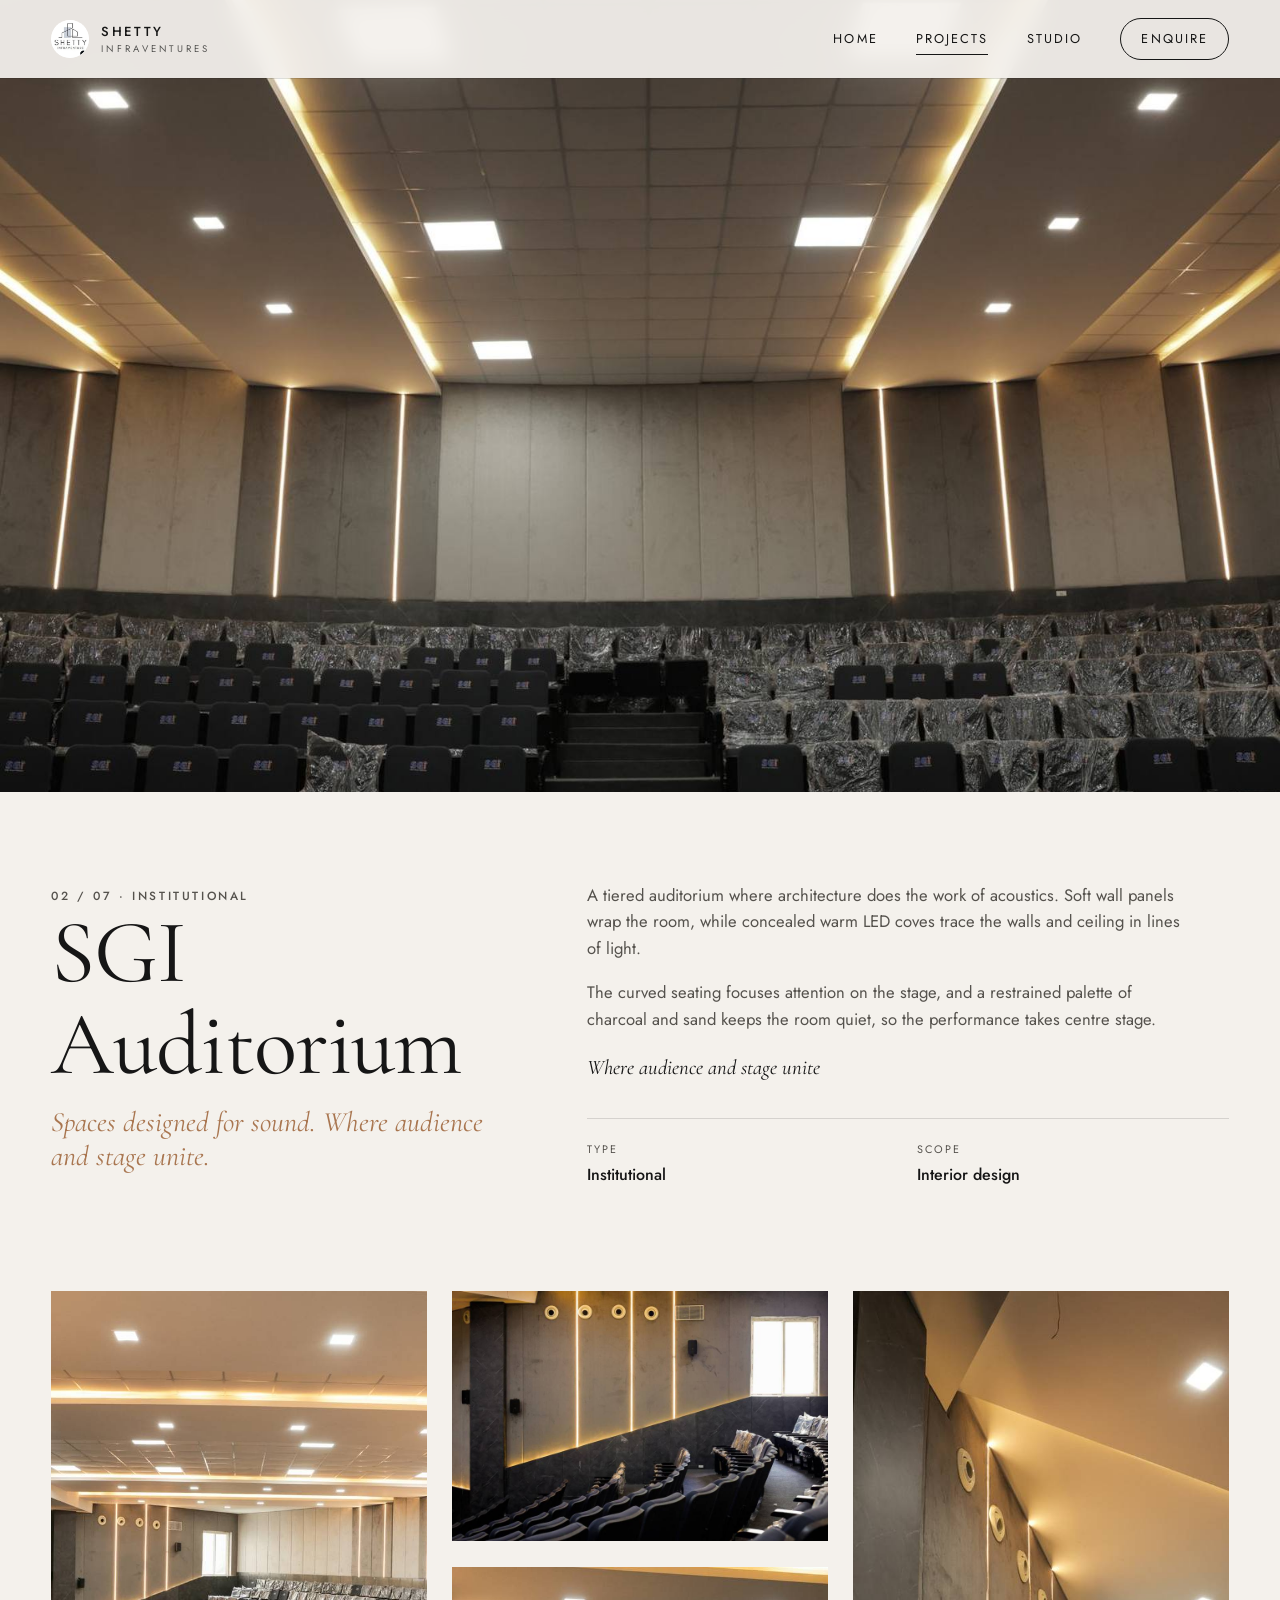
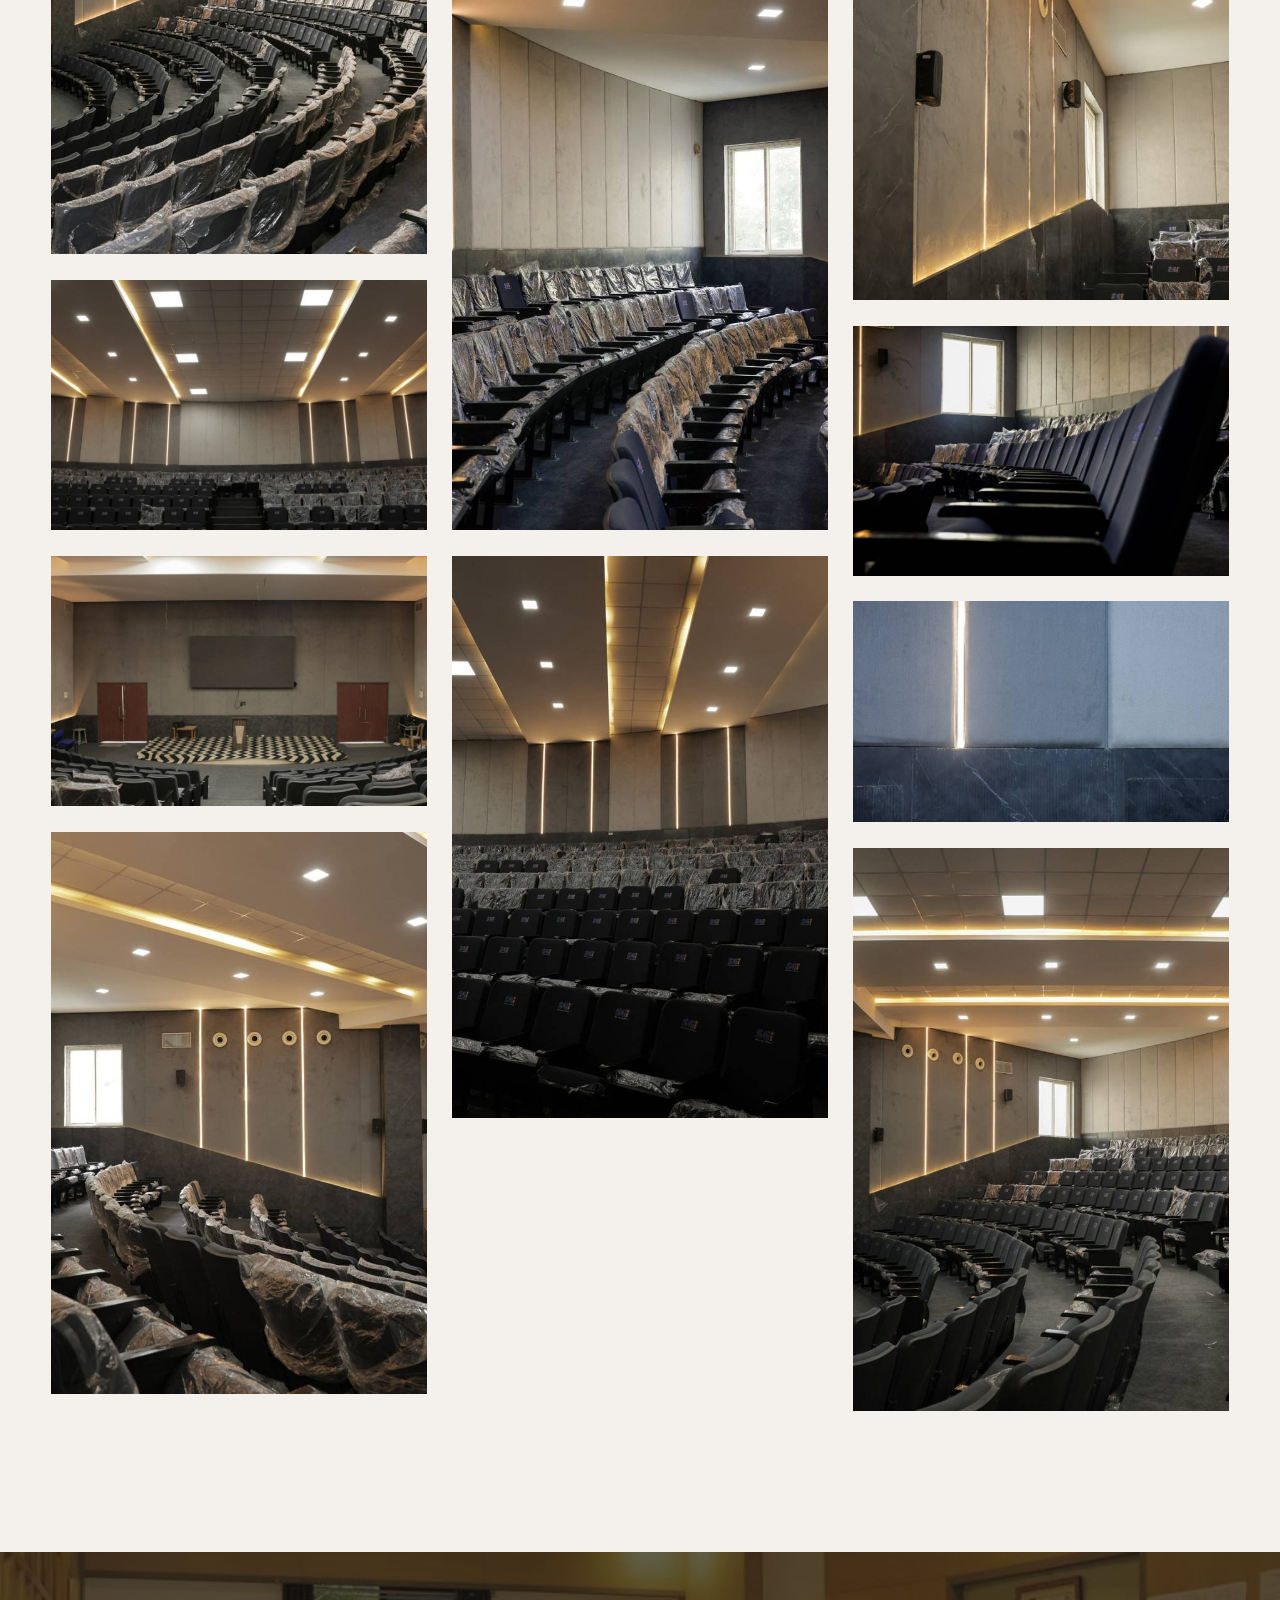
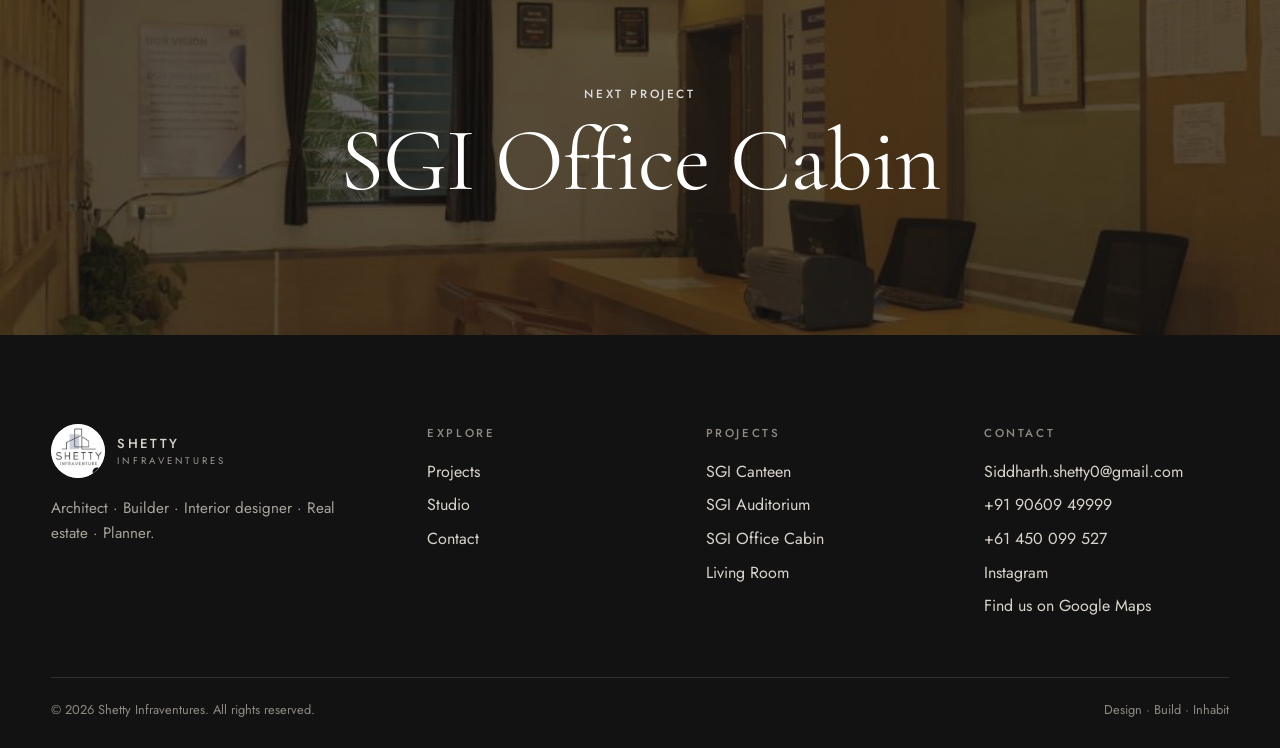
<file: projects/sgi-auditorium.html>
<!doctype html>
<html lang="en">
<head>
<meta charset="utf-8">
<meta name="viewport" content="width=device-width,initial-scale=1">
<title>SGI Auditorium — Shetty Infraventures</title>
<meta name="description" content="Spaces designed for sound. Where audience and stage unite.">
<meta property="og:type" content="website">
<meta property="og:title" content="SGI Auditorium — Shetty Infraventures">
<meta property="og:description" content="Spaces designed for sound. Where audience and stage unite.">
<meta property="og:image" content="../images/auditorium-02.jpg">
<meta name="theme-color" content="#f4f1ec">
<link rel="icon" type="image/png" href="../images/favicon.png">
<link rel="apple-touch-icon" href="../images/apple-touch-icon.png">
<link rel="preconnect" href="https://fonts.googleapis.com">
<link rel="preconnect" href="https://fonts.gstatic.com" crossorigin>
<link href="https://fonts.googleapis.com/css2?family=Cormorant+Garamond:ital,wght@0,400;0,500;1,400&family=Jost:wght@400;500&display=swap" rel="stylesheet">
<link rel="stylesheet" href="../css/style.css">
</head>
<body>
<a class="skip" href="#main">Skip to content</a>
<header class="nav nav--solid">
  <div class="wrap nav__in">
    <a class="brand" href="../index.html" aria-label="Shetty Infraventures home"><img src="../images/logo.png" alt="" width="38" height="38"><span>Shetty<small>Infraventures</small></span></a>
    <nav class="nav__links" aria-label="Main">
      <a href="../index.html">Home</a>
      <a href="../projects.html" aria-current="page">Projects</a>
      <a href="../about.html">Studio</a>
      <a class="nav__cta" href="../contact.html">Enquire</a>
    </nav>
    <button class="burger" aria-label="Menu" aria-expanded="false"><span></span><span></span></button>
  </div>
</header>
<main id="main">
<div class="phero"><img src="../images/auditorium-02.jpg" alt="SGI Auditorium by Shetty Infraventures" fetchpriority="high"></div>
<div class="wrap pmeta">
  <div class="rv"><span class="eyebrow">02 / 07 · Institutional</span><h1 class="display">SGI Auditorium</h1><p class="tag">Spaces designed for sound. Where audience and stage unite.</p></div>
  <div class="rv d1"><p>A tiered auditorium where architecture does the work of acoustics. Soft wall panels wrap the room, while concealed warm LED coves trace the walls and ceiling in lines of light.</p><p>The curved seating focuses attention on the stage, and a restrained palette of charcoal and sand keeps the room quiet, so the performance takes centre stage.</p><p style="font-family:var(--serif);font-style:italic;font-size:1.3rem;color:var(--ink)">Where audience and stage unite</p><dl class="facts"><div><dt>Type</dt><dd>Institutional</dd></div><div><dt>Scope</dt><dd>Interior design</dd></div></dl></div>
</div>
<section style="padding-top:10px"><div class="wrap"><div class="gal"><button class="rv" data-full="../images/auditorium-01.jpg" aria-label="Open image 1 of 11"><img src="../images/thumbs/auditorium-01.jpg" alt="SGI Auditorium, photo 1" loading="lazy"></button><button class="rv" data-full="../images/auditorium-02.jpg" aria-label="Open image 2 of 11"><img src="../images/thumbs/auditorium-02.jpg" alt="SGI Auditorium, photo 2" loading="lazy"></button><button class="rv" data-full="../images/auditorium-03.jpg" aria-label="Open image 3 of 11"><img src="../images/thumbs/auditorium-03.jpg" alt="SGI Auditorium, photo 3" loading="lazy"></button><button class="rv" data-full="../images/auditorium-04.jpg" aria-label="Open image 4 of 11"><img src="../images/thumbs/auditorium-04.jpg" alt="SGI Auditorium, photo 4" loading="lazy"></button><button class="rv" data-full="../images/auditorium-05.jpg" aria-label="Open image 5 of 11"><img src="../images/thumbs/auditorium-05.jpg" alt="SGI Auditorium, photo 5" loading="lazy"></button><button class="rv" data-full="../images/auditorium-06.jpg" aria-label="Open image 6 of 11"><img src="../images/thumbs/auditorium-06.jpg" alt="SGI Auditorium, photo 6" loading="lazy"></button><button class="rv" data-full="../images/auditorium-07.jpg" aria-label="Open image 7 of 11"><img src="../images/thumbs/auditorium-07.jpg" alt="SGI Auditorium, photo 7" loading="lazy"></button><button class="rv" data-full="../images/auditorium-08.jpg" aria-label="Open image 8 of 11"><img src="../images/thumbs/auditorium-08.jpg" alt="SGI Auditorium, photo 8" loading="lazy"></button><button class="rv" data-full="../images/auditorium-09.jpg" aria-label="Open image 9 of 11"><img src="../images/thumbs/auditorium-09.jpg" alt="SGI Auditorium, photo 9" loading="lazy"></button><button class="rv" data-full="../images/auditorium-10.jpg" aria-label="Open image 10 of 11"><img src="../images/thumbs/auditorium-10.jpg" alt="SGI Auditorium, photo 10" loading="lazy"></button><button class="rv" data-full="../images/auditorium-11.jpg" aria-label="Open image 11 of 11"><img src="../images/thumbs/auditorium-11.jpg" alt="SGI Auditorium, photo 11" loading="lazy"></button></div></div></section>
<a class="next" href="sgi-office-cabin.html"><img src="../images/thumbs/office-cabin-04.jpg" alt="" loading="lazy"><span class="eyebrow" style="color:#ddd">Next project</span><h2 class="display">SGI Office Cabin</h2></a>
</main>
<footer class="footer">
  <div class="wrap">
    <div class="footer__grid">
      <div>
        <a class="brand" href="../index.html"><img src="../images/logo.png" alt="" width="54" height="54"><span>Shetty<small>Infraventures</small></span></a>
        <p class="about">Architect · Builder · Interior designer · Real estate · Planner.</p>
      </div>
      <div><h4>Explore</h4><ul><li><a href="../projects.html">Projects</a></li><li><a href="../about.html">Studio</a></li><li><a href="../contact.html">Contact</a></li></ul></div>
      <div><h4>Projects</h4><ul><li><a href="../projects/sgi-canteen.html">SGI Canteen</a></li><li><a href="../projects/sgi-auditorium.html">SGI Auditorium</a></li><li><a href="../projects/sgi-office-cabin.html">SGI Office Cabin</a></li><li><a href="../projects/living-room.html">Living Room</a></li></ul></div>
      <div><h4>Contact</h4><ul><li><a href="mailto:Siddharth.shetty0@gmail.com">Siddharth.shetty0@gmail.com</a></li><li><a href="tel:+919060949999">+91 90609 49999</a></li><li><a href="tel:+61450099527">+61 450 099 527</a></li><li><a href="https://www.instagram.com/shettyinfraventures/" target="_blank" rel="noopener">Instagram</a></li><li><a href="https://maps.app.goo.gl/HRz9M48eS24KtbBNA" target="_blank" rel="noopener">Find us on Google Maps</a></li></ul></div>
    </div>
    <div class="footer__base"><span>© 2026 Shetty Infraventures. All rights reserved.</span><span>Design · Build · Inhabit</span></div>
  </div>
</footer>
<script src="../js/main.js"></script>
</body>
</html>
</file>
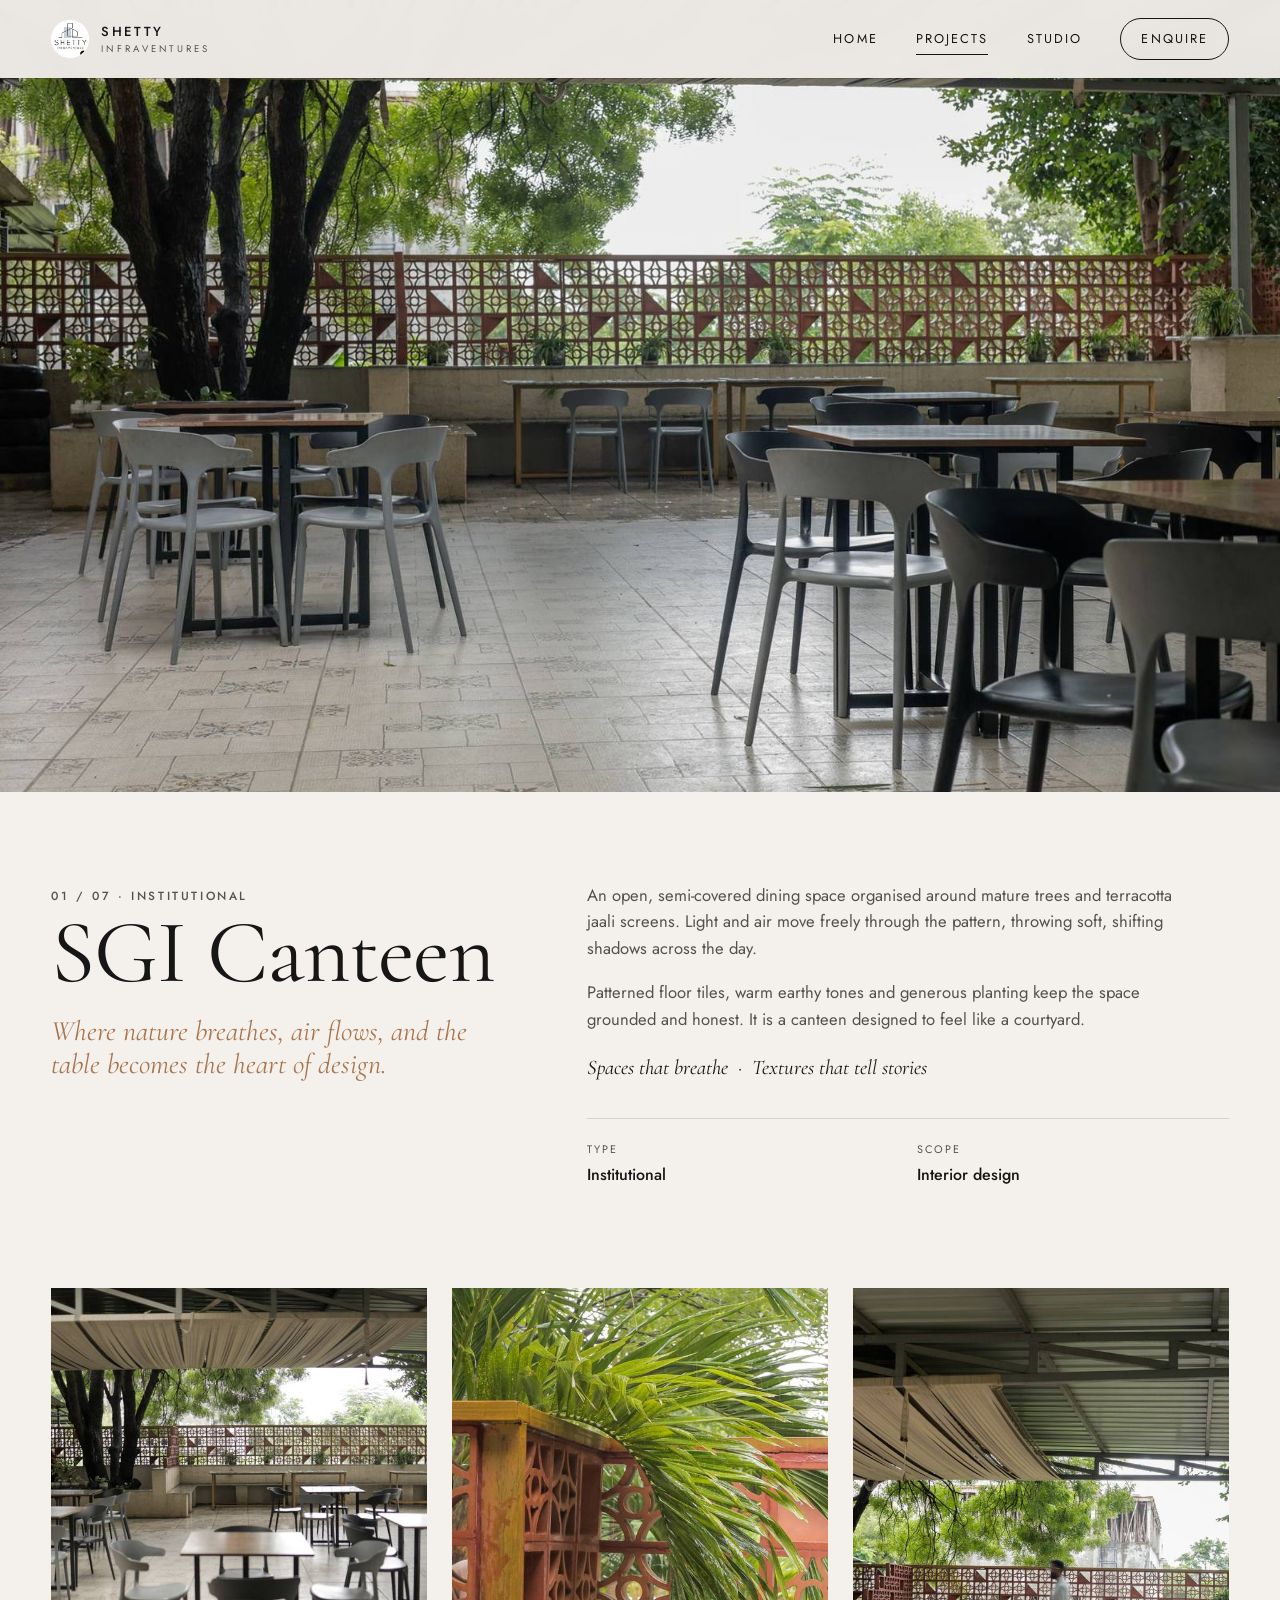
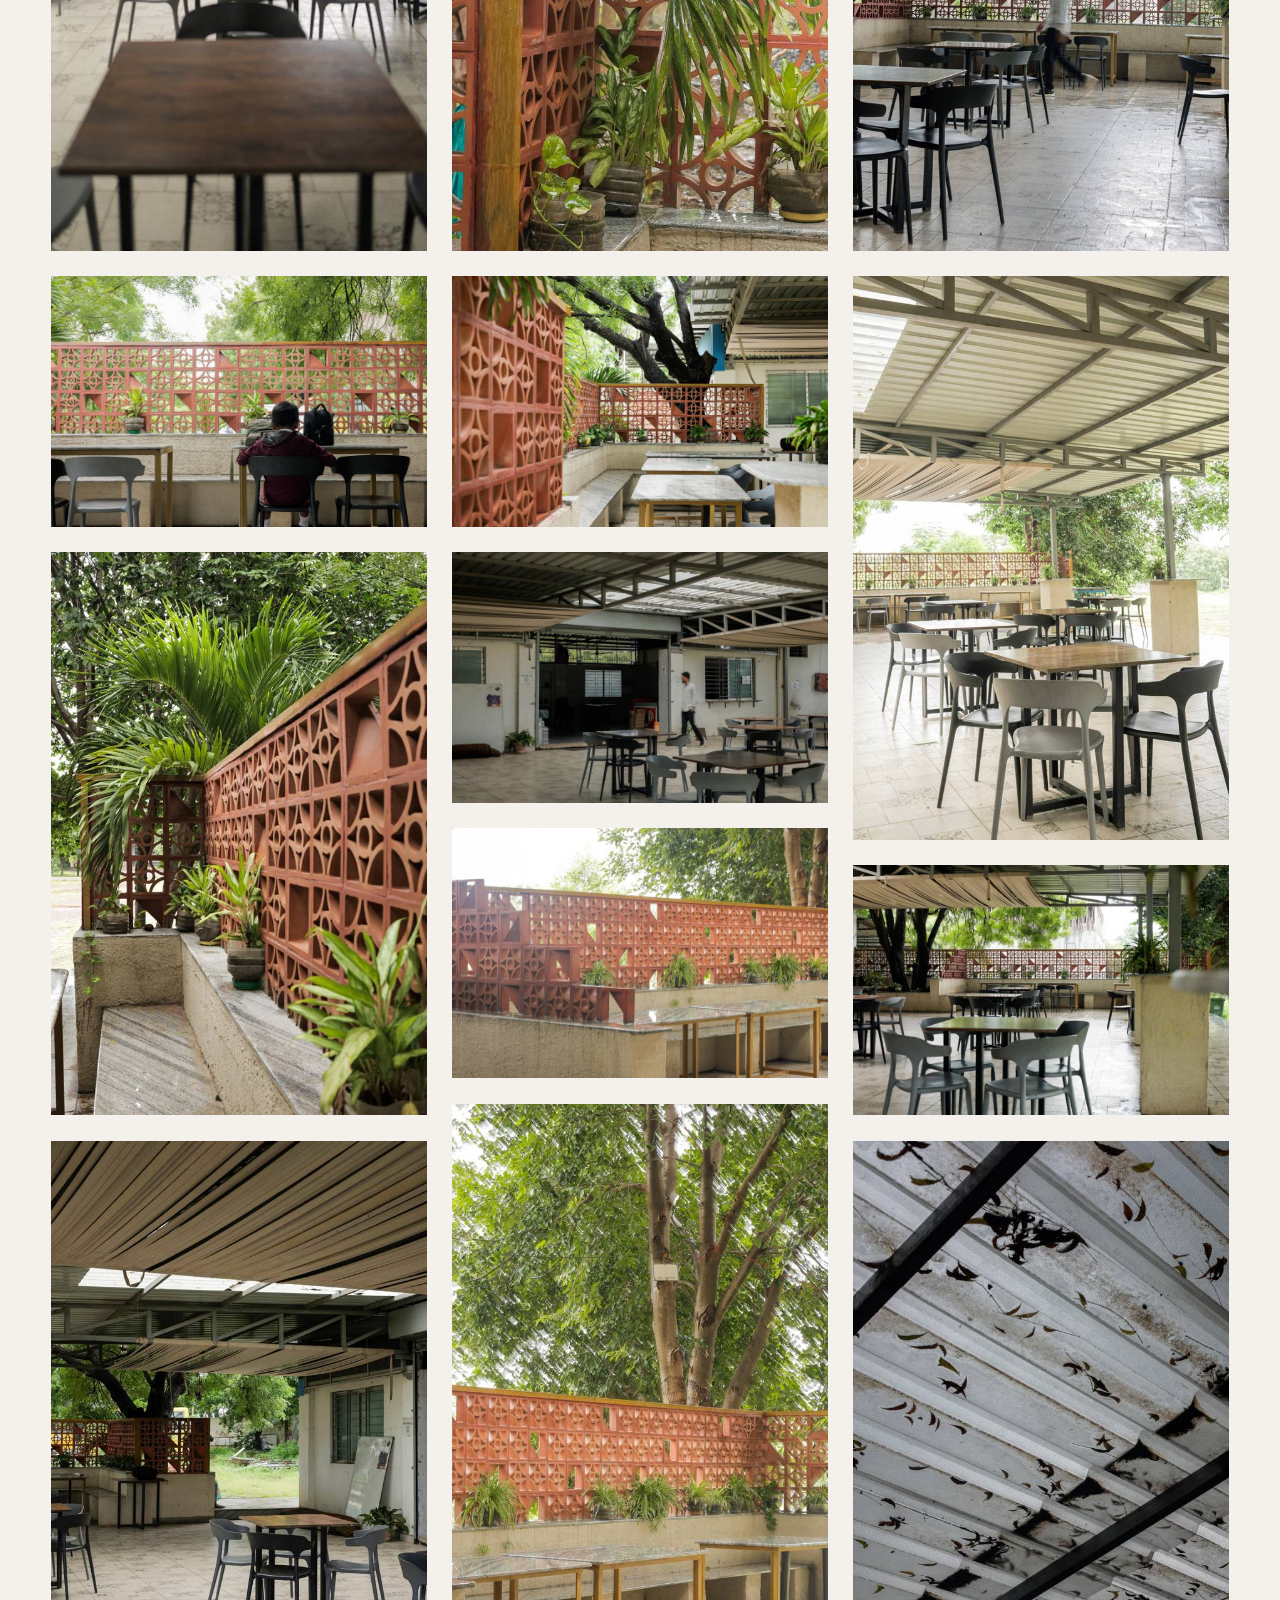
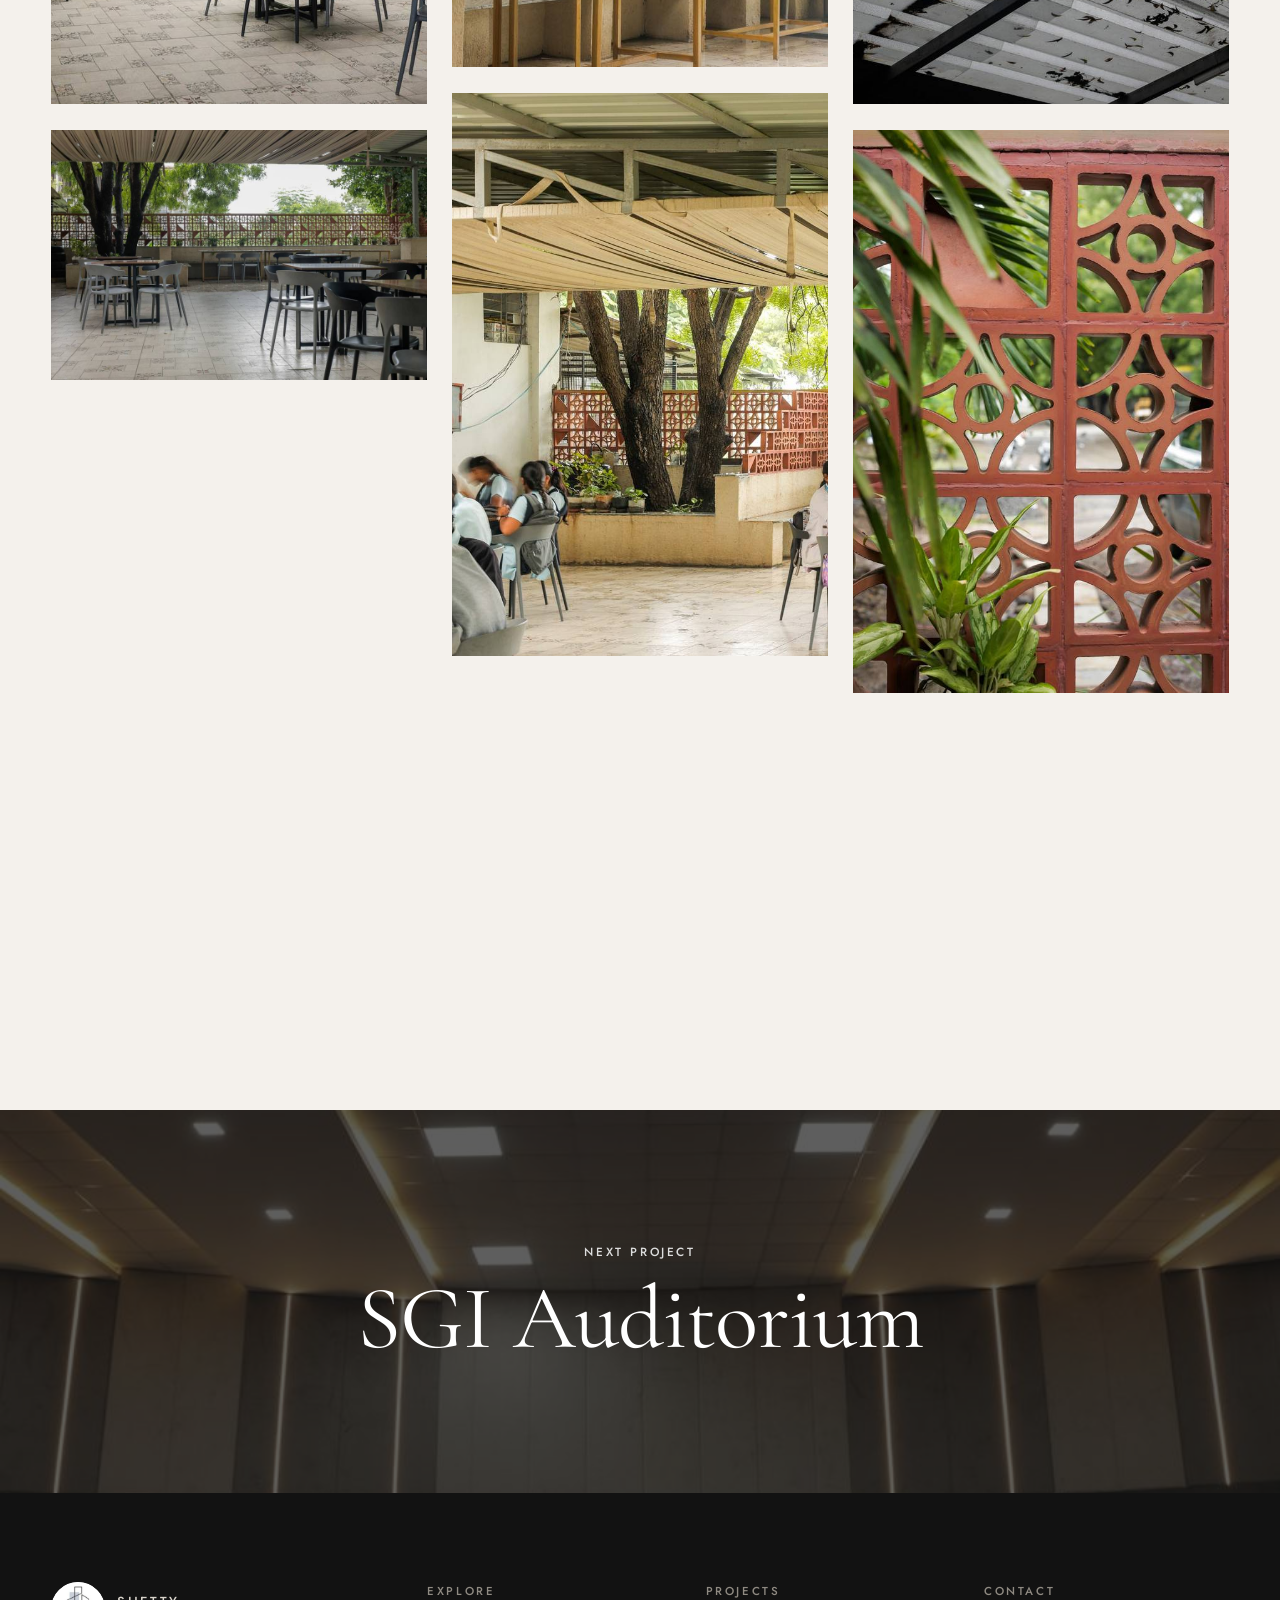
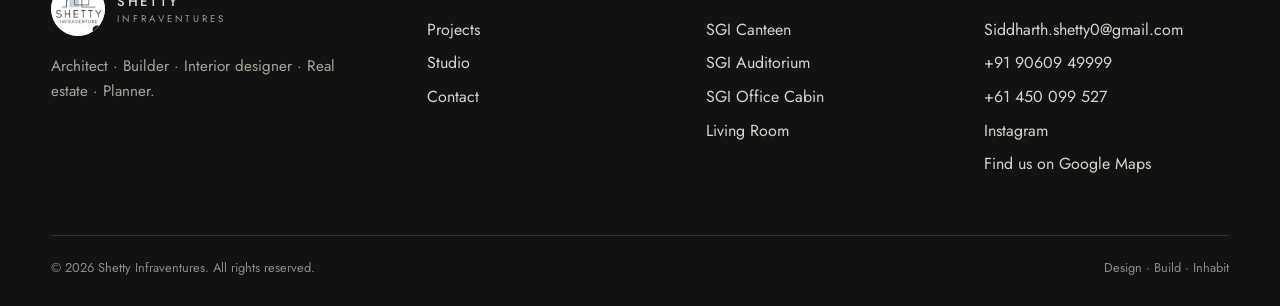
<file: projects/sgi-canteen.html>
<!doctype html>
<html lang="en">
<head>
<meta charset="utf-8">
<meta name="viewport" content="width=device-width,initial-scale=1">
<title>SGI Canteen — Shetty Infraventures</title>
<meta name="description" content="Where nature breathes, air flows, and the table becomes the heart of design.">
<meta property="og:type" content="website">
<meta property="og:title" content="SGI Canteen — Shetty Infraventures">
<meta property="og:description" content="Where nature breathes, air flows, and the table becomes the heart of design.">
<meta property="og:image" content="../images/canteen-05.jpg">
<meta name="theme-color" content="#f4f1ec">
<link rel="icon" type="image/png" href="../images/favicon.png">
<link rel="apple-touch-icon" href="../images/apple-touch-icon.png">
<link rel="preconnect" href="https://fonts.googleapis.com">
<link rel="preconnect" href="https://fonts.gstatic.com" crossorigin>
<link href="https://fonts.googleapis.com/css2?family=Cormorant+Garamond:ital,wght@0,400;0,500;1,400&family=Jost:wght@400;500&display=swap" rel="stylesheet">
<link rel="stylesheet" href="../css/style.css">
</head>
<body>
<a class="skip" href="#main">Skip to content</a>
<header class="nav nav--solid">
  <div class="wrap nav__in">
    <a class="brand" href="../index.html" aria-label="Shetty Infraventures home"><img src="../images/logo.png" alt="" width="38" height="38"><span>Shetty<small>Infraventures</small></span></a>
    <nav class="nav__links" aria-label="Main">
      <a href="../index.html">Home</a>
      <a href="../projects.html" aria-current="page">Projects</a>
      <a href="../about.html">Studio</a>
      <a class="nav__cta" href="../contact.html">Enquire</a>
    </nav>
    <button class="burger" aria-label="Menu" aria-expanded="false"><span></span><span></span></button>
  </div>
</header>
<main id="main">
<div class="phero"><img src="../images/canteen-05.jpg" alt="SGI Canteen by Shetty Infraventures" fetchpriority="high"></div>
<div class="wrap pmeta">
  <div class="rv"><span class="eyebrow">01 / 07 · Institutional</span><h1 class="display">SGI Canteen</h1><p class="tag">Where nature breathes, air flows, and the table becomes the heart of design.</p></div>
  <div class="rv d1"><p>An open, semi-covered dining space organised around mature trees and terracotta jaali screens. Light and air move freely through the pattern, throwing soft, shifting shadows across the day.</p><p>Patterned floor tiles, warm earthy tones and generous planting keep the space grounded and honest. It is a canteen designed to feel like a courtyard.</p><p style="font-family:var(--serif);font-style:italic;font-size:1.3rem;color:var(--ink)">Spaces that breathe &nbsp;·&nbsp; Textures that tell stories</p><dl class="facts"><div><dt>Type</dt><dd>Institutional</dd></div><div><dt>Scope</dt><dd>Interior design</dd></div></dl></div>
</div>
<section style="padding-top:10px"><div class="wrap"><div class="gal"><button class="rv" data-full="../images/canteen-01.jpg" aria-label="Open image 1 of 17"><img src="../images/thumbs/canteen-01.jpg" alt="SGI Canteen, photo 1" loading="lazy"></button><button class="rv" data-full="../images/canteen-02.jpg" aria-label="Open image 2 of 17"><img src="../images/thumbs/canteen-02.jpg" alt="SGI Canteen, photo 2" loading="lazy"></button><button class="rv" data-full="../images/canteen-03.jpg" aria-label="Open image 3 of 17"><img src="../images/thumbs/canteen-03.jpg" alt="SGI Canteen, photo 3" loading="lazy"></button><button class="rv" data-full="../images/canteen-04.jpg" aria-label="Open image 4 of 17"><img src="../images/thumbs/canteen-04.jpg" alt="SGI Canteen, photo 4" loading="lazy"></button><button class="rv" data-full="../images/canteen-05.jpg" aria-label="Open image 5 of 17"><img src="../images/thumbs/canteen-05.jpg" alt="SGI Canteen, photo 5" loading="lazy"></button><button class="rv" data-full="../images/canteen-06.jpg" aria-label="Open image 6 of 17"><img src="../images/thumbs/canteen-06.jpg" alt="SGI Canteen, photo 6" loading="lazy"></button><button class="rv" data-full="../images/canteen-07.jpg" aria-label="Open image 7 of 17"><img src="../images/thumbs/canteen-07.jpg" alt="SGI Canteen, photo 7" loading="lazy"></button><button class="rv" data-full="../images/canteen-08.jpg" aria-label="Open image 8 of 17"><img src="../images/thumbs/canteen-08.jpg" alt="SGI Canteen, photo 8" loading="lazy"></button><button class="rv" data-full="../images/canteen-09.jpg" aria-label="Open image 9 of 17"><img src="../images/thumbs/canteen-09.jpg" alt="SGI Canteen, photo 9" loading="lazy"></button><button class="rv" data-full="../images/canteen-10.jpg" aria-label="Open image 10 of 17"><img src="../images/thumbs/canteen-10.jpg" alt="SGI Canteen, photo 10" loading="lazy"></button><button class="rv" data-full="../images/canteen-11.jpg" aria-label="Open image 11 of 17"><img src="../images/thumbs/canteen-11.jpg" alt="SGI Canteen, photo 11" loading="lazy"></button><button class="rv" data-full="../images/canteen-12.jpg" aria-label="Open image 12 of 17"><img src="../images/thumbs/canteen-12.jpg" alt="SGI Canteen, photo 12" loading="lazy"></button><button class="rv" data-full="../images/canteen-13.jpg" aria-label="Open image 13 of 17"><img src="../images/thumbs/canteen-13.jpg" alt="SGI Canteen, photo 13" loading="lazy"></button><button class="rv" data-full="../images/canteen-14.jpg" aria-label="Open image 14 of 17"><img src="../images/thumbs/canteen-14.jpg" alt="SGI Canteen, photo 14" loading="lazy"></button><button class="rv" data-full="../images/canteen-15.jpg" aria-label="Open image 15 of 17"><img src="../images/thumbs/canteen-15.jpg" alt="SGI Canteen, photo 15" loading="lazy"></button><button class="rv" data-full="../images/canteen-16.jpg" aria-label="Open image 16 of 17"><img src="../images/thumbs/canteen-16.jpg" alt="SGI Canteen, photo 16" loading="lazy"></button><button class="rv" data-full="../images/canteen-17.jpg" aria-label="Open image 17 of 17"><img src="../images/thumbs/canteen-17.jpg" alt="SGI Canteen, photo 17" loading="lazy"></button></div></div></section>
<a class="next" href="sgi-auditorium.html"><img src="../images/thumbs/auditorium-02.jpg" alt="" loading="lazy"><span class="eyebrow" style="color:#ddd">Next project</span><h2 class="display">SGI Auditorium</h2></a>
</main>
<footer class="footer">
  <div class="wrap">
    <div class="footer__grid">
      <div>
        <a class="brand" href="../index.html"><img src="../images/logo.png" alt="" width="54" height="54"><span>Shetty<small>Infraventures</small></span></a>
        <p class="about">Architect · Builder · Interior designer · Real estate · Planner.</p>
      </div>
      <div><h4>Explore</h4><ul><li><a href="../projects.html">Projects</a></li><li><a href="../about.html">Studio</a></li><li><a href="../contact.html">Contact</a></li></ul></div>
      <div><h4>Projects</h4><ul><li><a href="../projects/sgi-canteen.html">SGI Canteen</a></li><li><a href="../projects/sgi-auditorium.html">SGI Auditorium</a></li><li><a href="../projects/sgi-office-cabin.html">SGI Office Cabin</a></li><li><a href="../projects/living-room.html">Living Room</a></li></ul></div>
      <div><h4>Contact</h4><ul><li><a href="mailto:Siddharth.shetty0@gmail.com">Siddharth.shetty0@gmail.com</a></li><li><a href="tel:+919060949999">+91 90609 49999</a></li><li><a href="tel:+61450099527">+61 450 099 527</a></li><li><a href="https://www.instagram.com/shettyinfraventures/" target="_blank" rel="noopener">Instagram</a></li><li><a href="https://maps.app.goo.gl/HRz9M48eS24KtbBNA" target="_blank" rel="noopener">Find us on Google Maps</a></li></ul></div>
    </div>
    <div class="footer__base"><span>© 2026 Shetty Infraventures. All rights reserved.</span><span>Design · Build · Inhabit</span></div>
  </div>
</footer>
<script src="../js/main.js"></script>
</body>
</html>
</file>
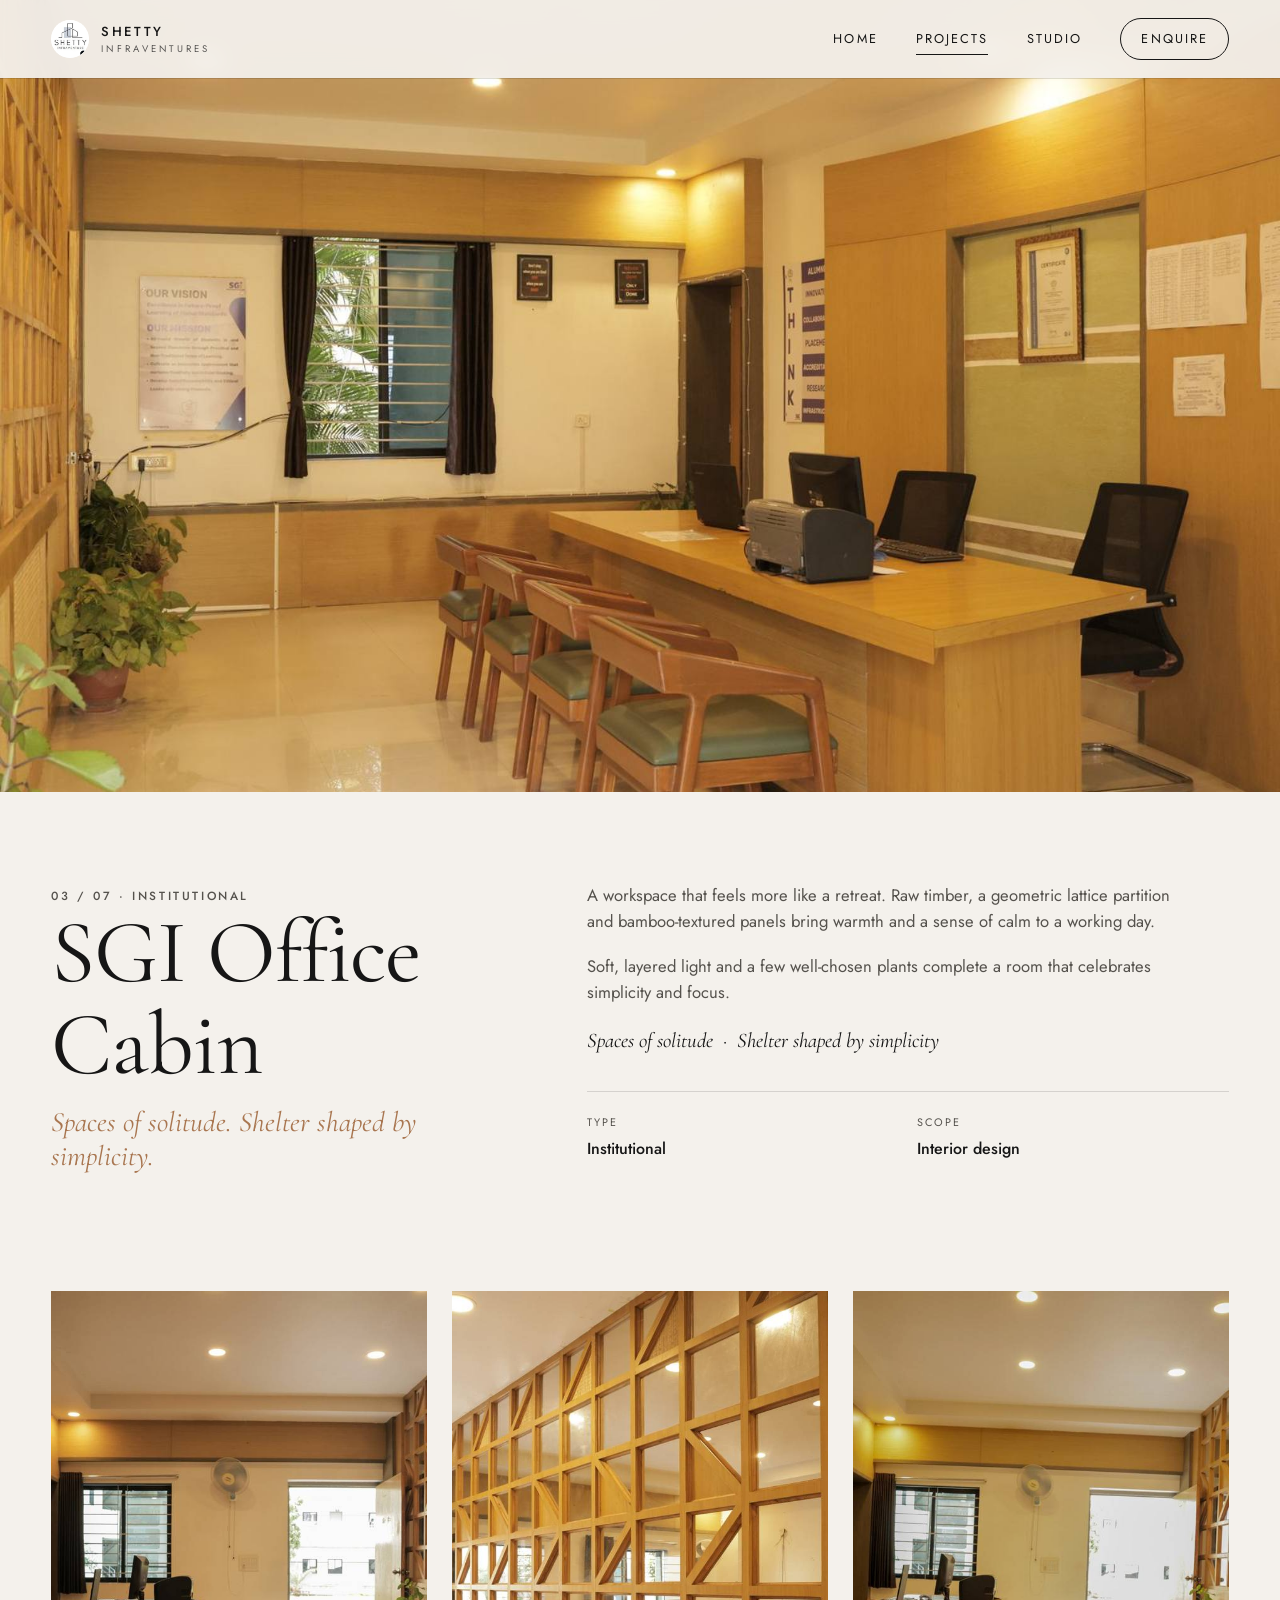
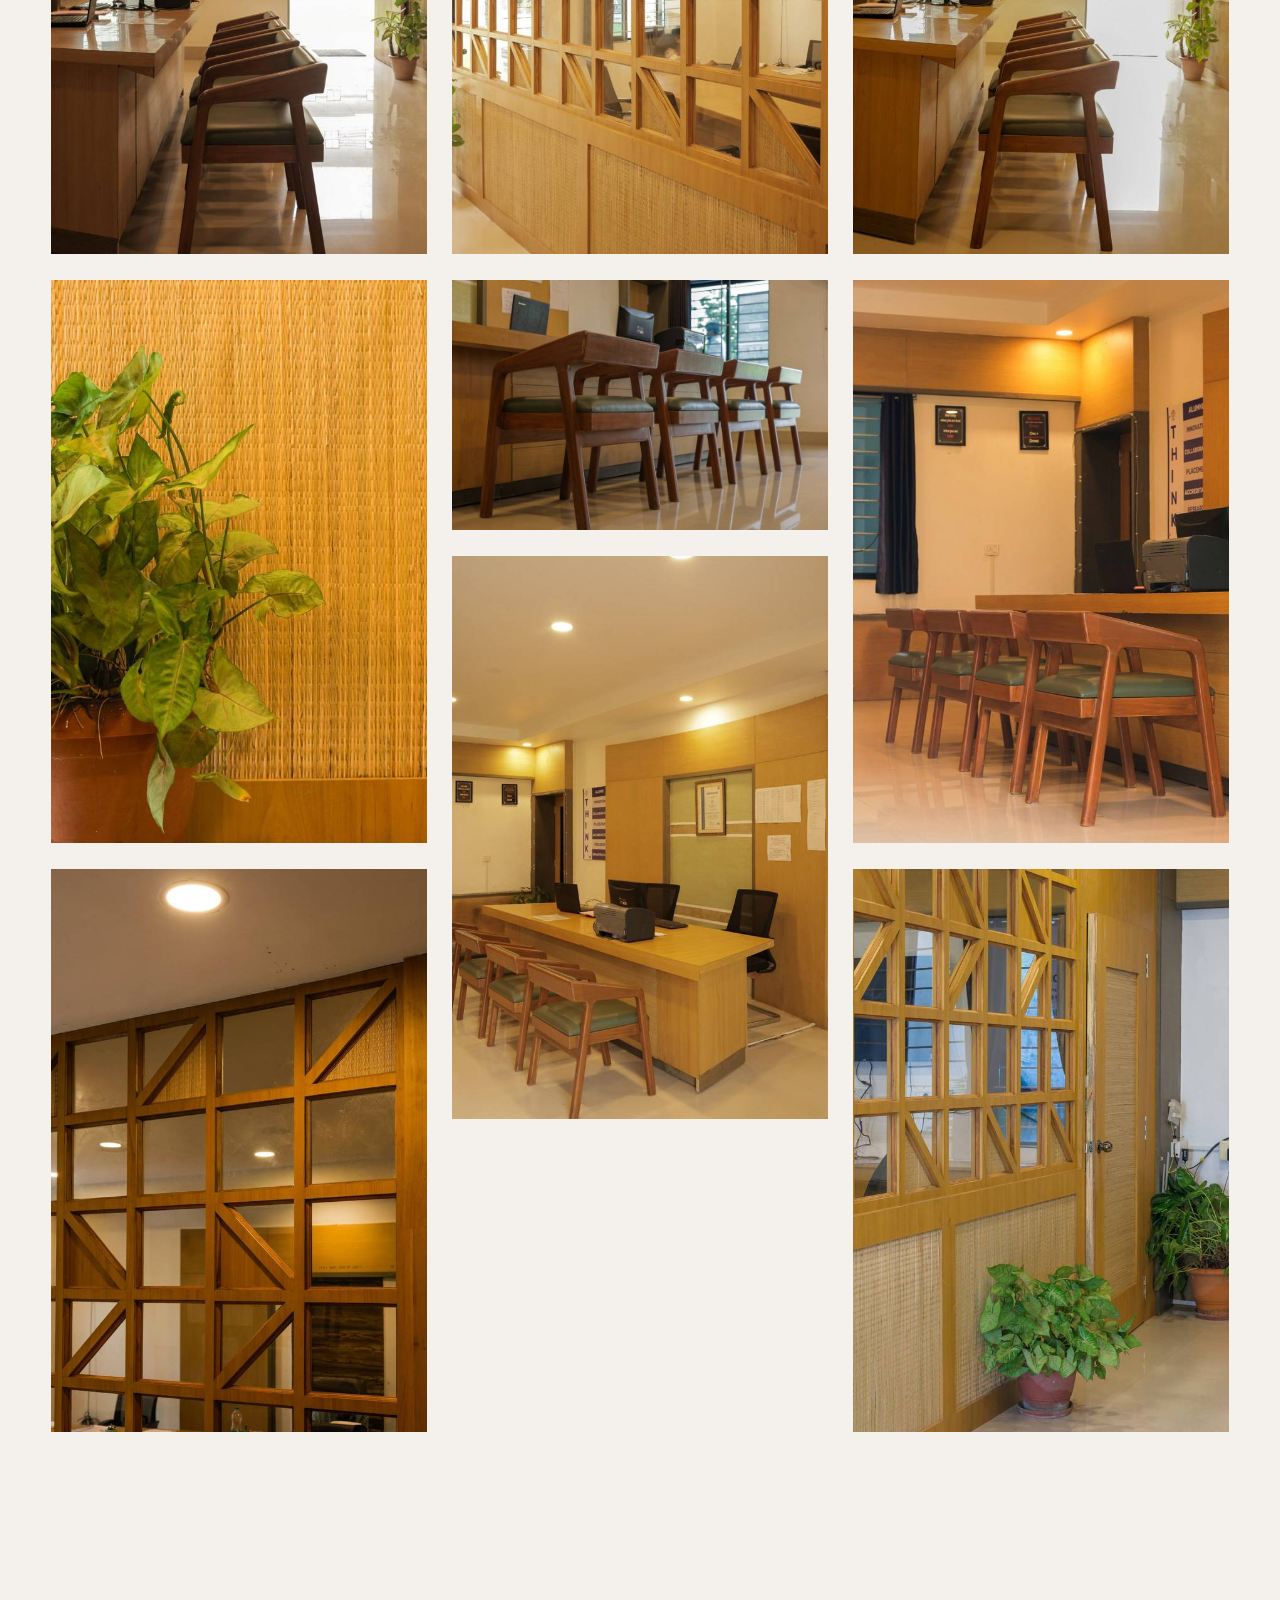
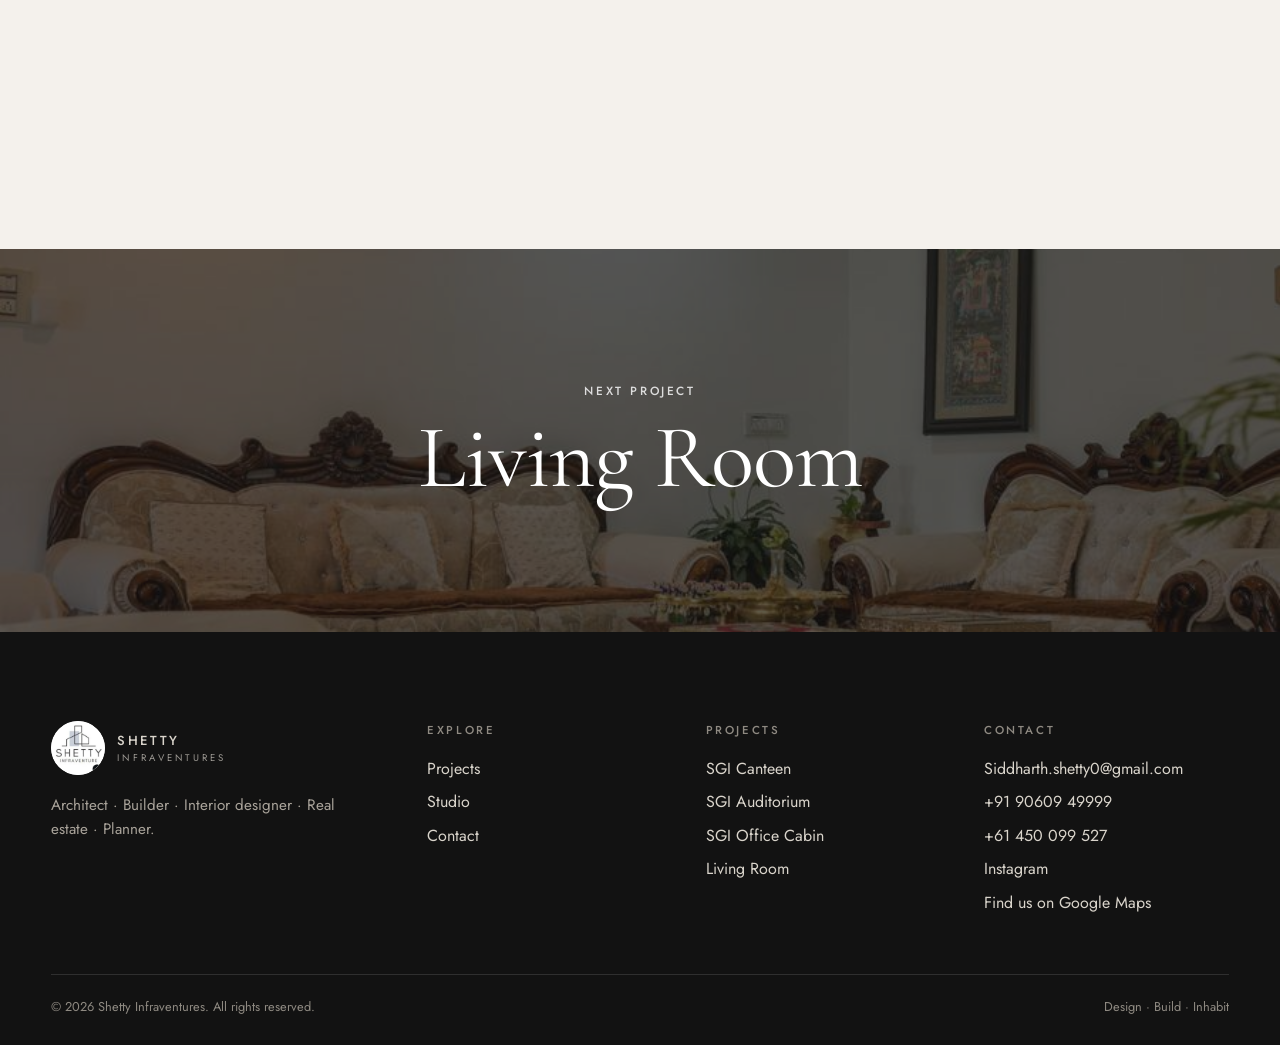
<file: projects/sgi-office-cabin.html>
<!doctype html>
<html lang="en">
<head>
<meta charset="utf-8">
<meta name="viewport" content="width=device-width,initial-scale=1">
<title>SGI Office Cabin — Shetty Infraventures</title>
<meta name="description" content="Spaces of solitude. Shelter shaped by simplicity.">
<meta property="og:type" content="website">
<meta property="og:title" content="SGI Office Cabin — Shetty Infraventures">
<meta property="og:description" content="Spaces of solitude. Shelter shaped by simplicity.">
<meta property="og:image" content="../images/office-cabin-04.jpg">
<meta name="theme-color" content="#f4f1ec">
<link rel="icon" type="image/png" href="../images/favicon.png">
<link rel="apple-touch-icon" href="../images/apple-touch-icon.png">
<link rel="preconnect" href="https://fonts.googleapis.com">
<link rel="preconnect" href="https://fonts.gstatic.com" crossorigin>
<link href="https://fonts.googleapis.com/css2?family=Cormorant+Garamond:ital,wght@0,400;0,500;1,400&family=Jost:wght@400;500&display=swap" rel="stylesheet">
<link rel="stylesheet" href="../css/style.css">
</head>
<body>
<a class="skip" href="#main">Skip to content</a>
<header class="nav nav--solid">
  <div class="wrap nav__in">
    <a class="brand" href="../index.html" aria-label="Shetty Infraventures home"><img src="../images/logo.png" alt="" width="38" height="38"><span>Shetty<small>Infraventures</small></span></a>
    <nav class="nav__links" aria-label="Main">
      <a href="../index.html">Home</a>
      <a href="../projects.html" aria-current="page">Projects</a>
      <a href="../about.html">Studio</a>
      <a class="nav__cta" href="../contact.html">Enquire</a>
    </nav>
    <button class="burger" aria-label="Menu" aria-expanded="false"><span></span><span></span></button>
  </div>
</header>
<main id="main">
<div class="phero"><img src="../images/office-cabin-04.jpg" alt="SGI Office Cabin by Shetty Infraventures" fetchpriority="high"></div>
<div class="wrap pmeta">
  <div class="rv"><span class="eyebrow">03 / 07 · Institutional</span><h1 class="display">SGI Office Cabin</h1><p class="tag">Spaces of solitude. Shelter shaped by simplicity.</p></div>
  <div class="rv d1"><p>A workspace that feels more like a retreat. Raw timber, a geometric lattice partition and bamboo-textured panels bring warmth and a sense of calm to a working day.</p><p>Soft, layered light and a few well-chosen plants complete a room that celebrates simplicity and focus.</p><p style="font-family:var(--serif);font-style:italic;font-size:1.3rem;color:var(--ink)">Spaces of solitude &nbsp;·&nbsp; Shelter shaped by simplicity</p><dl class="facts"><div><dt>Type</dt><dd>Institutional</dd></div><div><dt>Scope</dt><dd>Interior design</dd></div></dl></div>
</div>
<section style="padding-top:10px"><div class="wrap"><div class="gal"><button class="rv" data-full="../images/office-cabin-01.jpg" aria-label="Open image 1 of 11"><img src="../images/thumbs/office-cabin-01.jpg" alt="SGI Office Cabin, photo 1" loading="lazy"></button><button class="rv" data-full="../images/office-cabin-02.jpg" aria-label="Open image 2 of 11"><img src="../images/thumbs/office-cabin-02.jpg" alt="SGI Office Cabin, photo 2" loading="lazy"></button><button class="rv" data-full="../images/office-cabin-03.jpg" aria-label="Open image 3 of 11"><img src="../images/thumbs/office-cabin-03.jpg" alt="SGI Office Cabin, photo 3" loading="lazy"></button><button class="rv" data-full="../images/office-cabin-04.jpg" aria-label="Open image 4 of 11"><img src="../images/thumbs/office-cabin-04.jpg" alt="SGI Office Cabin, photo 4" loading="lazy"></button><button class="rv" data-full="../images/office-cabin-05.jpg" aria-label="Open image 5 of 11"><img src="../images/thumbs/office-cabin-05.jpg" alt="SGI Office Cabin, photo 5" loading="lazy"></button><button class="rv" data-full="../images/office-cabin-06.jpg" aria-label="Open image 6 of 11"><img src="../images/thumbs/office-cabin-06.jpg" alt="SGI Office Cabin, photo 6" loading="lazy"></button><button class="rv" data-full="../images/office-cabin-07.jpg" aria-label="Open image 7 of 11"><img src="../images/thumbs/office-cabin-07.jpg" alt="SGI Office Cabin, photo 7" loading="lazy"></button><button class="rv" data-full="../images/office-cabin-08.jpg" aria-label="Open image 8 of 11"><img src="../images/thumbs/office-cabin-08.jpg" alt="SGI Office Cabin, photo 8" loading="lazy"></button><button class="rv" data-full="../images/office-cabin-09.jpg" aria-label="Open image 9 of 11"><img src="../images/thumbs/office-cabin-09.jpg" alt="SGI Office Cabin, photo 9" loading="lazy"></button><button class="rv" data-full="../images/office-cabin-10.jpg" aria-label="Open image 10 of 11"><img src="../images/thumbs/office-cabin-10.jpg" alt="SGI Office Cabin, photo 10" loading="lazy"></button><button class="rv" data-full="../images/office-cabin-11.jpg" aria-label="Open image 11 of 11"><img src="../images/thumbs/office-cabin-11.jpg" alt="SGI Office Cabin, photo 11" loading="lazy"></button></div></div></section>
<a class="next" href="living-room.html"><img src="../images/thumbs/living-room-03.jpg" alt="" loading="lazy"><span class="eyebrow" style="color:#ddd">Next project</span><h2 class="display">Living Room</h2></a>
</main>
<footer class="footer">
  <div class="wrap">
    <div class="footer__grid">
      <div>
        <a class="brand" href="../index.html"><img src="../images/logo.png" alt="" width="54" height="54"><span>Shetty<small>Infraventures</small></span></a>
        <p class="about">Architect · Builder · Interior designer · Real estate · Planner.</p>
      </div>
      <div><h4>Explore</h4><ul><li><a href="../projects.html">Projects</a></li><li><a href="../about.html">Studio</a></li><li><a href="../contact.html">Contact</a></li></ul></div>
      <div><h4>Projects</h4><ul><li><a href="../projects/sgi-canteen.html">SGI Canteen</a></li><li><a href="../projects/sgi-auditorium.html">SGI Auditorium</a></li><li><a href="../projects/sgi-office-cabin.html">SGI Office Cabin</a></li><li><a href="../projects/living-room.html">Living Room</a></li></ul></div>
      <div><h4>Contact</h4><ul><li><a href="mailto:Siddharth.shetty0@gmail.com">Siddharth.shetty0@gmail.com</a></li><li><a href="tel:+919060949999">+91 90609 49999</a></li><li><a href="tel:+61450099527">+61 450 099 527</a></li><li><a href="https://www.instagram.com/shettyinfraventures/" target="_blank" rel="noopener">Instagram</a></li><li><a href="https://maps.app.goo.gl/HRz9M48eS24KtbBNA" target="_blank" rel="noopener">Find us on Google Maps</a></li></ul></div>
    </div>
    <div class="footer__base"><span>© 2026 Shetty Infraventures. All rights reserved.</span><span>Design · Build · Inhabit</span></div>
  </div>
</footer>
<script src="../js/main.js"></script>
</body>
</html>
</file>
<file: css/style.css>
/* Shetty Infraventures — site styles */
:root{
  --bg:#f4f1ec; --bg-2:#ebe6de; --ink:#161616; --ink-2:#55524d; --line:rgba(22,22,22,.14);
  --clay:#a97650; --slate:#c5ccd8; --dark:#121212;
  --serif:"Cormorant Garamond",Georgia,serif; --sans:"Jost",system-ui,-apple-system,"Segoe UI",sans-serif;
  --pad:clamp(20px,4vw,64px); --max:1440px; --ease:cubic-bezier(.2,.7,.2,1);
}
*{box-sizing:border-box;margin:0;padding:0}
html{scroll-behavior:smooth;-webkit-text-size-adjust:100%}
body{background:var(--bg);color:var(--ink);font-family:var(--sans);font-weight:400;line-height:1.6;font-size:16px;-webkit-font-smoothing:antialiased;overflow-x:hidden}
img{display:block;max-width:100%;height:auto}
a{color:inherit;text-decoration:none}
button{font:inherit;color:inherit;background:none;border:0;cursor:pointer}
:focus-visible{outline:2px solid var(--clay);outline-offset:3px}
.wrap{max-width:var(--max);margin:0 auto;padding:0 var(--pad)}
.eyebrow{font-size:.74rem;letter-spacing:.22em;text-transform:uppercase;color:var(--ink-2);font-weight:500}
.display{font-family:var(--serif);font-weight:400;line-height:1.02;letter-spacing:-.01em}
.skip{position:absolute;left:-999px;top:8px;background:var(--ink);color:#fff;padding:8px 14px;z-index:200}
.skip:focus{left:8px}

/* ---------- nav ---------- */
.nav{position:fixed;inset:0 0 auto 0;z-index:100;transition:background .4s,color .4s,transform .4s var(--ease),box-shadow .4s}
.nav__in{display:flex;align-items:center;justify-content:space-between;height:78px}
.brand{display:flex;align-items:center;gap:12px;font-weight:500;letter-spacing:.2em;text-transform:uppercase;font-size:.82rem}
.brand img{width:38px;height:38px;border-radius:50%;background:#fff}
.brand small{display:block;font-size:.6rem;letter-spacing:.34em;opacity:.7;font-weight:400}
.nav__links{display:flex;gap:clamp(18px,3vw,44px);align-items:center}
.nav__links a{font-size:.8rem;letter-spacing:.16em;text-transform:uppercase;position:relative;padding:6px 0}
.nav__links a::after{content:"";position:absolute;left:0;right:0;bottom:0;height:1px;background:currentColor;transform:scaleX(0);transform-origin:left;transition:transform .4s var(--ease)}
.nav__links a:hover::after,.nav__links a[aria-current="page"]::after{transform:scaleX(1)}
.nav__cta{border:1px solid currentColor;padding:10px 20px!important;border-radius:999px}
.nav__cta::after{display:none}
.nav--over{color:#fff}
.nav.scrolled,.nav--solid{background:rgba(244,241,236,.94);backdrop-filter:blur(10px);color:var(--ink);box-shadow:0 1px 0 var(--line)}
.nav.hide{transform:translateY(-100%)}
.burger{display:none;width:44px;height:44px;position:relative}
.burger span{position:absolute;left:10px;right:10px;height:1.5px;background:currentColor;transition:.35s var(--ease)}
.burger span:nth-child(1){top:16px}.burger span:nth-child(2){top:26px}
.menu-open .burger span:nth-child(1){top:21px;transform:rotate(45deg)}
.menu-open .burger span:nth-child(2){top:21px;transform:rotate(-45deg)}
@media(max-width:860px){
  .burger{display:block}
  .nav__links{position:fixed;inset:0;background:var(--dark);color:#fff;flex-direction:column;justify-content:center;gap:26px;opacity:0;visibility:hidden;transition:.45s var(--ease)}
  .nav__links a{font-family:var(--serif);font-size:2.2rem;letter-spacing:0;text-transform:none}
  .nav__cta{border:0;padding:6px 0!important}
  .menu-open .nav__links{opacity:1;visibility:visible}
  .menu-open .nav{color:#fff;background:transparent;box-shadow:none;backdrop-filter:none}
  .menu-open .burger{position:relative;z-index:2}
  .menu-open .brand{position:relative;z-index:2}
}

/* ---------- hero ---------- */
.hero{position:relative;height:100svh;min-height:600px;color:#fff;overflow:hidden;background:var(--dark)}
.hero__slide{position:absolute;inset:0;opacity:0;transition:opacity 1.6s ease}
.hero__slide.on{opacity:1}
.hero__slide img{width:100%;height:100%;object-fit:cover;transform:scale(1.08);transition:transform 9s linear}
.hero__slide.on img{transform:scale(1)}
.hero::after{content:"";position:absolute;inset:0;background:linear-gradient(180deg,rgba(0,0,0,.42) 0%,rgba(0,0,0,.08) 38%,rgba(0,0,0,.62) 100%)}
.hero__body{position:absolute;inset:auto 0 0 0;z-index:2;padding-bottom:clamp(36px,7vh,80px)}
.hero .eyebrow{text-shadow:0 1px 12px rgba(0,0,0,.55)}
.hero h1{font-size:clamp(2.8rem,8.2vw,8.4rem);max-width:15ch;margin-top:12px}
.hero h1 em{font-style:italic;color:#e7d3bd}
.hero__row{display:flex;justify-content:space-between;align-items:flex-end;gap:30px;margin-top:28px;flex-wrap:wrap}
.hero__row p{max-width:44ch;font-size:1.02rem;opacity:.9}
.hero__count{font-size:.78rem;letter-spacing:.2em;display:flex;gap:10px;align-items:center}
.hero__count i{display:block;width:60px;height:1px;background:rgba(255,255,255,.4);position:relative;overflow:hidden}
.hero__count i::after{content:"";position:absolute;inset:0;background:#fff;transform:scaleX(0);transform-origin:left;animation:bar 6s linear infinite}
@keyframes bar{to{transform:scaleX(1)}}
.btn{display:inline-flex;align-items:center;gap:12px;padding:15px 28px;border-radius:999px;border:1px solid currentColor;font-size:.78rem;letter-spacing:.18em;text-transform:uppercase;transition:.4s var(--ease)}
.btn:hover{background:var(--ink);color:var(--bg);border-color:var(--ink)}
.btn--light:hover{background:#fff;color:var(--ink);border-color:#fff}
.btn--fill{background:var(--ink);color:var(--bg);border-color:var(--ink)}
.btn--fill:hover{background:var(--clay);border-color:var(--clay);color:#fff}
.arrow{display:inline-block;transition:transform .4s var(--ease)}
.btn:hover .arrow,.link:hover .arrow{transform:translateX(5px)}

/* ---------- marquee ---------- */
.marquee{overflow:hidden;border-block:1px solid var(--line);padding:22px 0;background:var(--bg)}
.marquee__t{display:flex;width:max-content;animation:mq 38s linear infinite}
.marquee span{font-family:var(--serif);font-size:clamp(1.5rem,3vw,2.4rem);padding:0 28px;white-space:nowrap;display:flex;align-items:center;gap:56px}
.marquee span::after{content:"";width:8px;height:8px;border-radius:50%;background:var(--clay)}
@keyframes mq{to{transform:translateX(-50%)}}

/* ---------- sections ---------- */
section{padding:clamp(70px,11vw,170px) 0}
.sec-head{display:flex;justify-content:space-between;align-items:flex-end;gap:30px;margin-bottom:clamp(36px,5vw,70px);flex-wrap:wrap}
.sec-head h2{font-size:clamp(2.2rem,5vw,4.6rem)}
.link{display:inline-flex;gap:12px;align-items:center;font-size:.78rem;letter-spacing:.18em;text-transform:uppercase;border-bottom:1px solid currentColor;padding-bottom:6px}
.intro{display:grid;grid-template-columns:1fr 2fr;gap:clamp(24px,5vw,90px)}
.intro p.lead{font-family:var(--serif);font-size:clamp(1.7rem,3.4vw,3.2rem);line-height:1.18}
.intro p.lead em{color:var(--clay)}
.intro .meta{display:flex;flex-direction:column;gap:22px;margin-top:40px;max-width:52ch;color:var(--ink-2)}
@media(max-width:860px){.intro{grid-template-columns:1fr}}

/* ---------- works grid ---------- */
.works{display:grid;grid-template-columns:repeat(12,1fr);gap:clamp(18px,2.4vw,36px)}
.card{display:block;position:relative}
.card__img{overflow:hidden;background:var(--bg-2);position:relative}
.card__img img{width:100%;height:100%;object-fit:cover;transition:transform 1.1s var(--ease)}
.card:hover .card__img img{transform:scale(1.05)}
.card__cap{display:flex;justify-content:space-between;gap:16px;padding-top:16px;align-items:baseline}
.card__cap h3{font-family:var(--serif);font-weight:400;font-size:clamp(1.5rem,2.2vw,2.1rem);line-height:1.1}
.card__cap span{font-size:.72rem;letter-spacing:.18em;text-transform:uppercase;color:var(--ink-2);white-space:nowrap}
.card__no{position:absolute;top:16px;left:18px;color:#fff;font-size:.74rem;letter-spacing:.2em;z-index:2;mix-blend-mode:difference}
.w1{grid-column:1/8}.w1 .card__img{aspect-ratio:4/3}
.w2{grid-column:9/13;margin-top:clamp(40px,10vw,160px)}.w2 .card__img{aspect-ratio:3/4}
.w3{grid-column:2/6}.w3 .card__img{aspect-ratio:3/4}
.w4{grid-column:7/13;margin-top:clamp(30px,6vw,100px)}.w4 .card__img{aspect-ratio:4/3}
@media(max-width:760px){.w1,.w2,.w3,.w4{grid-column:1/-1;margin-top:0}}

/* ---------- services ---------- */
.services{background:var(--dark);color:#f1ede6}
.services .eyebrow{color:#a9a39a}
.svc{border-top:1px solid rgba(255,255,255,.16);display:grid;grid-template-columns:90px 1.2fr 1.6fr;gap:24px;padding:clamp(24px,3vw,40px) 0;align-items:baseline;transition:padding .5s var(--ease),background .4s}
.svc:last-child{border-bottom:1px solid rgba(255,255,255,.16)}
.svc:hover{padding-left:16px}
.svc__n{font-size:.78rem;letter-spacing:.2em;color:var(--clay)}
.svc h3{font-family:var(--serif);font-weight:400;font-size:clamp(1.8rem,3.4vw,3.2rem);line-height:1.05}
.svc p{color:#b8b2a8;max-width:52ch}
@media(max-width:760px){.svc{grid-template-columns:1fr;gap:8px}}

/* ---------- process ---------- */
.steps{display:grid;grid-template-columns:repeat(5,1fr);gap:clamp(18px,2vw,32px);margin-top:20px}
.step{border-top:1px solid var(--ink);padding-top:20px}
.step b{display:block;font-family:var(--serif);font-weight:400;font-size:2.4rem;color:var(--clay);line-height:1}
.step h3{font-size:1.02rem;font-weight:500;letter-spacing:.06em;margin:14px 0 8px}
.step p{font-size:.94rem;color:var(--ink-2)}
@media(max-width:980px){.steps{grid-template-columns:repeat(2,1fr)}}
@media(max-width:520px){.steps{grid-template-columns:1fr}}

/* ---------- full-bleed quote band ---------- */
.band{position:relative;isolation:isolate;min-height:70vh;display:grid;place-items:center;color:#fff;text-align:center;overflow:hidden;padding:80px var(--pad)}
.band img{position:absolute;inset:0;width:100%;height:100%;object-fit:cover;z-index:-1}
.band::before{content:"";position:absolute;inset:0;background:rgba(10,10,10,.5);z-index:0}
.band blockquote{position:relative;z-index:1;font-family:var(--serif);font-size:clamp(2rem,5vw,4.6rem);line-height:1.08;max-width:20ch;margin:auto}
.band cite{display:block;margin-top:24px;font-family:var(--sans);font-style:normal;font-size:.76rem;letter-spacing:.22em;text-transform:uppercase;opacity:.8;position:relative;z-index:1}

/* ---------- cta + footer ---------- */
.cta{text-align:center}
.cta h2{font-size:clamp(2.6rem,8vw,7.6rem);margin:18px 0 38px}
.cta h2 a{transition:color .4s}.cta h2 a:hover{color:var(--clay);font-style:italic}
.footer{background:var(--dark);color:#d9d4cb;padding:clamp(50px,7vw,90px) 0 28px}
.footer__grid{display:grid;grid-template-columns:1.4fr 1fr 1fr 1fr;gap:34px}
.footer h4{font-size:.72rem;letter-spacing:.22em;text-transform:uppercase;color:#8f8a82;font-weight:500;margin-bottom:16px}
.footer li{list-style:none;margin-bottom:8px}
.footer a:hover{color:var(--clay)}
.footer .brand img{width:54px;height:54px}
.footer p.about{margin-top:18px;max-width:34ch;color:#a9a39a;font-size:.95rem}
.footer__base{display:flex;justify-content:space-between;gap:20px;flex-wrap:wrap;border-top:1px solid rgba(255,255,255,.12);margin-top:50px;padding-top:22px;font-size:.8rem;color:#8f8a82}
@media(max-width:860px){.footer__grid{grid-template-columns:1fr 1fr}}
@media(max-width:520px){.footer__grid{grid-template-columns:1fr}}

/* ---------- page header (inner pages) ---------- */
.phead{padding:clamp(130px,18vw,230px) 0 clamp(30px,5vw,60px)}
.phead h1{font-size:clamp(3rem,10vw,9.5rem);margin-top:14px}
.phead p{max-width:52ch;margin-top:26px;color:var(--ink-2);font-size:1.08rem}

/* ---------- projects page ---------- */
.filters{display:flex;gap:10px;flex-wrap:wrap;margin-bottom:clamp(28px,4vw,50px)}
.filters button{border:1px solid var(--line);padding:10px 22px;border-radius:999px;font-size:.76rem;letter-spacing:.16em;text-transform:uppercase;transition:.35s}
.filters button:hover{border-color:var(--ink)}
.filters button.on{background:var(--ink);color:var(--bg);border-color:var(--ink)}
.pgrid{display:grid;grid-template-columns:repeat(3,1fr);gap:clamp(28px,3vw,48px) clamp(18px,2.4vw,36px)}
.pgrid .card__img{aspect-ratio:4/5}
.pgrid .card.hidden{display:none}
@media(max-width:980px){.pgrid{grid-template-columns:repeat(2,1fr)}}
@media(max-width:560px){.pgrid{grid-template-columns:1fr}}

/* ---------- project page ---------- */
.phero{height:min(88svh,880px);min-height:480px;position:relative;overflow:hidden;background:var(--dark)}
.phero img{width:100%;height:100%;object-fit:cover}
.pmeta{display:grid;grid-template-columns:1fr 1.4fr;gap:clamp(24px,6vw,100px);padding-block:clamp(50px,7vw,100px)}
.pmeta h1{font-size:clamp(2.8rem,7vw,6.4rem)}
.pmeta .tag{font-family:var(--serif);font-style:italic;font-size:clamp(1.3rem,2.2vw,1.9rem);color:var(--clay);margin-top:16px;line-height:1.2}
.pmeta p{color:var(--ink-2);margin-bottom:18px;max-width:60ch;font-size:1.04rem}
.facts{display:grid;grid-template-columns:repeat(auto-fit,minmax(130px,1fr));gap:18px;margin-top:34px;border-top:1px solid var(--line);padding-top:22px}
.facts dt{font-size:.68rem;letter-spacing:.2em;text-transform:uppercase;color:var(--ink-2)}
.facts dd{margin-top:4px;font-weight:500}
@media(max-width:860px){.pmeta{grid-template-columns:1fr}}
.gal{columns:3;column-gap:clamp(14px,2vw,28px)}
.gal button{display:block;width:100%;margin-bottom:clamp(14px,2vw,28px);break-inside:avoid;overflow:hidden;background:var(--bg-2);cursor:zoom-in}
.gal img{width:100%;transition:transform 1s var(--ease)}
.gal button:hover img{transform:scale(1.04)}
@media(max-width:900px){.gal{columns:2}}
@media(max-width:520px){.gal{columns:1}}
.next{display:block;background:var(--dark);color:#fff;text-align:center;padding:clamp(70px,10vw,140px) var(--pad);position:relative;overflow:hidden}
.next img{position:absolute;inset:0;width:100%;height:100%;object-fit:cover;opacity:.32;transition:.9s var(--ease)}
.next:hover img{opacity:.5;transform:scale(1.04)}
.next *{position:relative}
.next h2{font-size:clamp(2.6rem,7vw,6.4rem);margin-top:10px}

/* ---------- lightbox ---------- */
.lb{position:fixed;inset:0;background:rgba(10,10,10,.96);z-index:300;display:none;align-items:center;justify-content:center}
.lb.open{display:flex}
.lb img{max-width:92vw;max-height:88vh;object-fit:contain}
.lb button{position:absolute;color:#fff;width:54px;height:54px;font-size:1.7rem;opacity:.8;transition:.3s}
.lb button:hover{opacity:1}
.lb .x{top:14px;right:14px}.lb .p{left:10px;top:50%}.lb .n{right:10px;top:50%}
.lb .c{position:absolute;bottom:18px;left:0;right:0;text-align:center;color:#aaa;font-size:.78rem;letter-spacing:.2em}

/* ---------- about + contact ---------- */
.split{display:grid;grid-template-columns:1fr 1fr;gap:clamp(28px,6vw,100px);align-items:center}
.split img{width:100%;aspect-ratio:4/5;object-fit:cover}
.split h2{font-size:clamp(2.2rem,4.6vw,4.2rem);margin:14px 0 24px}
.split p{color:var(--ink-2);margin-bottom:16px;max-width:56ch}
@media(max-width:860px){.split{grid-template-columns:1fr}}
.values{display:grid;grid-template-columns:repeat(3,1fr);gap:clamp(20px,3vw,48px)}
.value{border-top:1px solid var(--ink);padding-top:22px}
.value h3{font-family:var(--serif);font-weight:400;font-size:2rem;margin-bottom:10px}
.value p{color:var(--ink-2)}
@media(max-width:760px){.values{grid-template-columns:1fr}}
.contact{display:grid;grid-template-columns:1fr 1.2fr;gap:clamp(30px,7vw,120px)}
.contact h2{font-size:clamp(1.8rem,3vw,2.6rem);margin-bottom:18px}
.clist{list-style:none;display:grid;gap:26px}
.clist small{display:block;font-size:.68rem;letter-spacing:.22em;text-transform:uppercase;color:var(--ink-2);margin-bottom:4px}
.clist a,.clist span{font-family:var(--serif);font-size:clamp(1.4rem,2.4vw,2rem);line-height:1.2;word-break:break-word}
.clist a:hover{color:var(--clay)}
form{display:grid;gap:22px}
.row2{display:grid;grid-template-columns:1fr 1fr;gap:22px}
label{display:block;font-size:.7rem;letter-spacing:.2em;text-transform:uppercase;color:var(--ink-2);margin-bottom:6px}
input,select,textarea{width:100%;font:inherit;color:var(--ink);background:transparent;border:0;border-bottom:1px solid var(--ink);padding:10px 0;border-radius:0;outline:0}
input:focus,select:focus,textarea:focus{border-color:var(--clay)}
textarea{min-height:130px;resize:vertical}
.note{font-size:.84rem;color:var(--ink-2)}
@media(max-width:860px){.contact{grid-template-columns:1fr}.row2{grid-template-columns:1fr}}

/* ---------- reveal ---------- */
.rv{opacity:0;transform:translateY(34px);transition:opacity 1s var(--ease),transform 1s var(--ease)}
.rv.in{opacity:1;transform:none}
.rv.d1{transition-delay:.1s}.rv.d2{transition-delay:.2s}.rv.d3{transition-delay:.3s}
@media(prefers-reduced-motion:reduce){
  *{animation:none!important;transition:none!important;scroll-behavior:auto!important}
  .rv{opacity:1;transform:none}
  .hero__slide img{transform:none}
}
</file>
